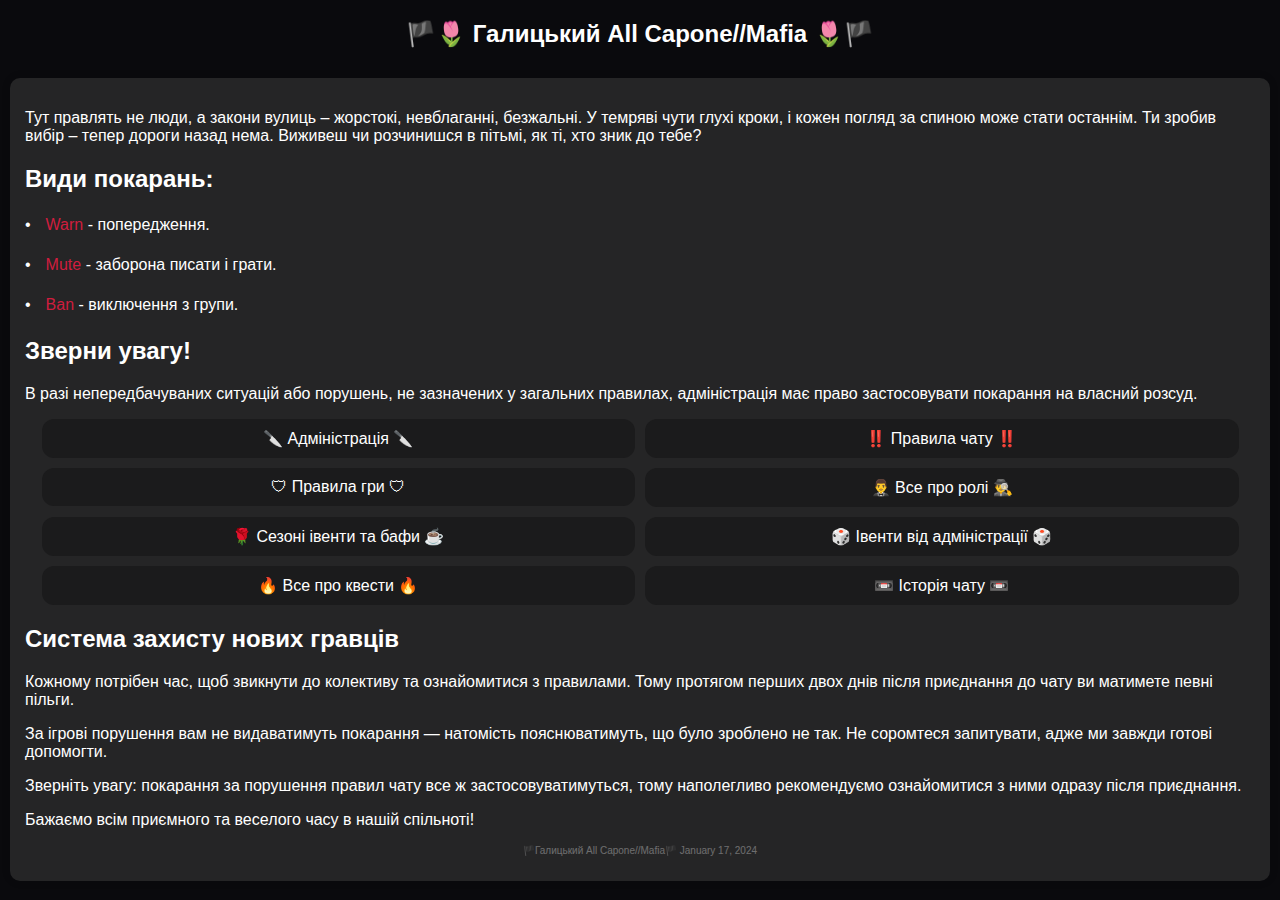
<file: index.html>
<!DOCTYPE html>
<html lang="uk">
<head>
    <meta charset="UTF-8">
    <meta name="viewport" content="width=device-width, initial-scale=1.0">
    <title>Галицький</title>
    <link rel="icon" href="icon.jpeg" type="image/x-icon">
    <script src="script.js"></script>
    <link rel="stylesheet" href="style.css">
</head>

<body>
    <header>
        🏴🌷 Галицький All Capone//Mafia 🌷🏴
    </header>

    <div class="container">

         <div class="rules">

            <p>Тут правлять не люди, а закони вулиць – жорстокі, невблаганні, безжальні. У темряві чути глухі кроки, і кожен погляд за спиною може стати останнім. Ти зробив вибір – тепер дороги назад нема. Виживеш чи розчинишся в пітьмі, як ті, хто зник до тебе?</p>
        
            <h2>Види покарань:</h2>

            <div class="custom-list">
                <p><span style="color: #d01d3e;">Warn</span> - попередження.</p>
                <p><span style="color: #d01d3e;">Mute</span> - заборона писати і грати.</p>
                <p><span style="color: #d01d3e;">Ban</span> - виключення з групи.</p>                
              </div>

            <h2>Зверни увагу!</h2>

            <p>В разі непередбачуваних ситуацій або порушень, не зазначених у загальних правилах, адміністрація має право застосовувати покарання на власний розсуд.</p>
         
            <div class="button-container">
                <a href="admin.html" class="button">🔪 Адміністрація 🔪</a>
                <a href="c-rules.html" class="button">‼️ Правила чату ‼️</a>
                <a href="g-rules.html" class="button">🛡 Правила гри 🛡</a>
                <a href="roles.html" class="button">🤵‍♂️ Все про ролі 🕵️‍♂️</a>
                <a href="B&M.html" class="button">🌹 Сезоні івенти та бафи ☕️</a>
                <a href="ivent.html" class="button">🎲 Івенти від адміністрації 🎲</a>
                <a href="quest.html" class="button">🔥 Все про квести 🔥</a>
                <a href="history.html" class="button">📼 Історія чату 📼</a>
            </div>
        

            <h2>Система захисту нових гравців</h2>

            <p>Кожному потрібен час, щоб звикнути до колективу та ознайомитися з правилами. Тому протягом перших двох днів після приєднання до чату ви матимете певні пільги.</p>
            <p>За ігрові порушення вам не видаватимуть покарання — натомість пояснюватимуть, що було зроблено не так. Не соромтеся запитувати, адже ми завжди готові допомогти.</p>
            <p>Зверніть увагу: покарання за порушення правил чату все ж застосовуватимуться, тому наполегливо рекомендуємо ознайомитися з ними одразу після приєднання.</p>
            <p>Бажаємо всім приємного та веселого часу в нашій спільноті!</p>

    
        </div>
            
        <p class="down">🏴Галицький All Capone//Mafia🏴 January 17, 2024</p>


    </div>
</body>
</file>
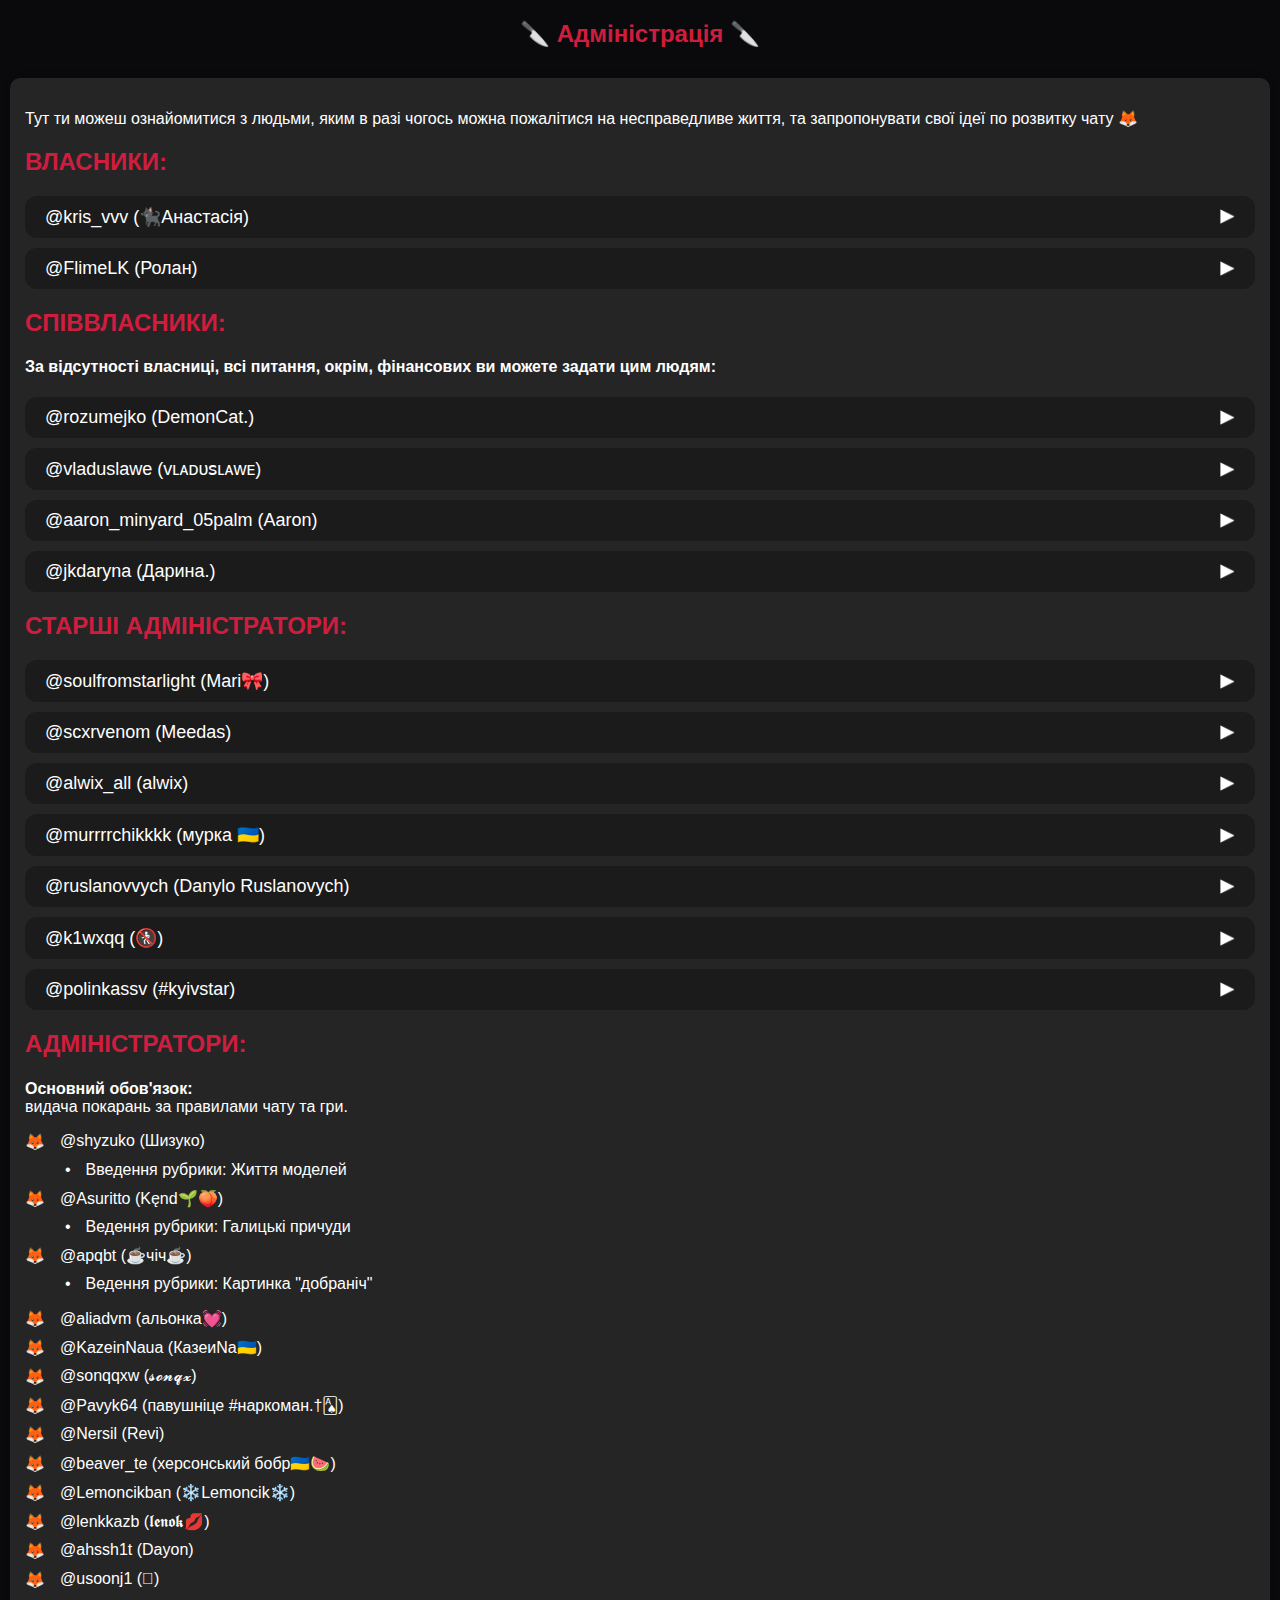
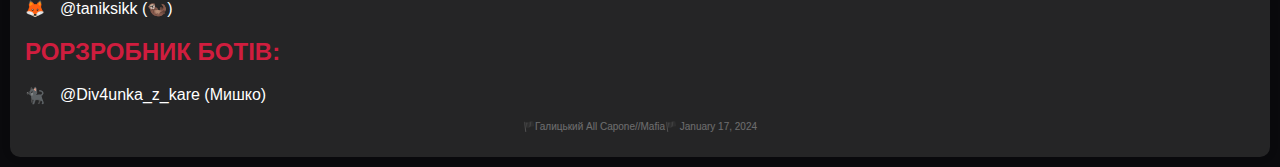
<file: admin.html>
<!DOCTYPE html>
<html lang="uk">
<head>
    <meta charset="UTF-8">
    <meta name="viewport" content="width=device-width, initial-scale=1.0">
    <title>Галицький</title>
    <link rel="icon" href="icon.jpeg" type="image/x-icon">
    <script src="script.js"></script>
    <link rel="stylesheet" href="style.css">
</head>

<body>

    <header style="color: #d01d3e;">🔪 Адміністрація 🔪</header>

    <div class="container">

        <div class="rules">
            
            <p>Тут ти можеш ознайомитися з людьми, яким в разі чогось можна пожалітися на несправедливе життя, та запропонувати свої ідеї по розвитку чату 🦊</p>

            <h2 style="color: #d01d3e;">ВЛАСНИКИ:</h2>

            <div class="toggle-block">
                <div class="toggle-header" onclick="toggleContent(this)">
                    @kris_vvv (🐈‍⬛Анастасія)
                    <img src="arrow.png" alt="arrow" class="arrow">
                </div>
                <div class="toggle-content">
                    <ul class="vl-list">
                        <li>Питання на рахунок реклами та розвитку чату.</li>
                        <li>Несправедливо видані покарання.</li>
                        <li>Поверненння з бану.</li>
                        <li>Пропозиції на рахунок ботів.</li>
                        <li>Фінансові питання.</li>
                        <li>Ведення рубрики: Передбачення.</li>
                        <li>Ведення рубрики: Тупі підкати.</li>
                    </ul>
                </div>
            </div>

            <div class="toggle-block">
                <div class="toggle-header" onclick="toggleContent(this)">
                    @FlimeLK (Ролан)
                    <img src="arrow.png" alt="arrow" class="arrow">
                </div>
                <div class="toggle-content">
                    <ul class="vl-list">
                        <li>Питання на рахунок реклами та розвитку чату.</li>
                        <li>Несправедливо видані покарання.</li>
                        <li>Поверненння з бану.</li>
                        <li>Пропозиції на рахунок ботів.</li>
                        <li>Фінансові питання.</li>
                        <li>Ведення рубрики: Ігри та про ігри.</li>
                    </ul>
                </div>
            </div>


            <h2 style="color: #d01d3e;">СПІВВЛАСНИКИ:</h2>

            <h4>За відсутності власниці, всі питання, окрім, фінансових ви можете задати цим людям:</h4>

            <div class="toggle-block">
                <div class="toggle-header" onclick="toggleContent(this)">
                    @rozumejko (DemonCat.)
                    <img src="arrow.png" alt="arrow" class="arrow">
                </div>
                <div class="toggle-content">
                    <h4>Додаткова зайнятість:</h4>
                    <ul class="sv-list">
                        <li>Набір в стажери.</li>
                        <li>Ведення рубрики: Тупі підкати.</li>
                    </ul>
                </div>
            </div>


            <div class="toggle-block">
                <div class="toggle-header" onclick="toggleContent(this)">
                    @vladuslawe (ᴠʟᴀᴅᴜꜱʟᴀᴡᴇ)
                    <img src="arrow.png" alt="arrow" class="arrow">
                </div>
                <div class="toggle-content">
                    <h4>Додаткова зайнятість:</h4>
                    <ul class="sv-list">
                        <li>Оформлення чату.</li>
                    </ul>
                </div>
            </div>

            <div class="toggle-block">
                <div class="toggle-header" onclick="toggleContent(this)">
                    @aaron_minyard_05palm (Aaron)
                    <img src="arrow.png" alt="arrow" class="arrow">
                </div>
                <div class="toggle-content">
                    <h4>Додаткова зайнятість:</h4>
                    <ul class="sv-list">
                        <li>Вишкіл адміністраторів.</li>
                    </ul>
                </div>
            </div>

            <div class="toggle-block">
                <div class="toggle-header" onclick="toggleContent(this)">
                    @jkdaryna (Дарина.)
                    <img src="arrow.png" alt="arrow" class="arrow">
                </div>
                <div class="toggle-content">
                    <h4>Додаткова зайнятість:</h4>
                    <ul class="sv-list">
                        <li>Організація івентів, реклама та піар.</li>
                        <li>Ведення рубрики: Побажання хорошого дня.</li> 
                        <li>Ведення рубрики: Фанфакт про колектив.</li>
                    </ul>
                </div>
            </div>

            <h2 style="color: #d01d3e;">СТАРШІ АДМІНІСТРАТОРИ:</h2>

            <div class="toggle-block">
                <div class="toggle-header" onclick="toggleContent(this)">
                    @soulfromstarlight (Mari🎀)
                    <img src="arrow.png" alt="arrow" class="arrow">
                </div>
                <div class="toggle-content">
                    <ul class="st-list">
                        <li>Видає покарання.</li>
                        <li>Ведення соцмереж і новинника чату.</li>
                        <li>Ведення рубрики: Книги та про книги.</li>
                        <li>Ведення рубрики: English minute.</li>
                    </ul>
                </div>
            </div>

            <div class="toggle-block">
                <div class="toggle-header" onclick="toggleContent(this)">
                    @scxrvenom (Meedas)
                    <img src="arrow.png" alt="arrow" class="arrow">
                </div>
                <div class="toggle-content">
                    <ul class="st-list">
                        <li>Оформлення текстів у чаті.</li>
                        <li>Реклама та коригування правил гри.</li>
                    </ul>
                </div>
            </div>

            <div class="toggle-block">
                <div class="toggle-header" onclick="toggleContent(this)">
                    @alwix_all (alwix)
                    <img src="arrow.png" alt="arrow" class="arrow">
                </div>
                <div class="toggle-content">
                    <ul class="st-list">
                        <li>Планує та проводить івенти.</li>
                        <li>Збирає ідеї та відгуки для покращення подій.</li>
                        <li>Ведення рубрики: Кнопка на удачу.</li> 
                    </ul>
                </div>
            </div>

            <div class="toggle-block">
                <div class="toggle-header" onclick="toggleContent(this)">
                    @murrrrchikkkk (мурка 🇺🇦)
                    <img src="arrow.png" alt="arrow" class="arrow">
                </div>
                <div class="toggle-content">
                    <ul class="st-list">
                        <li>Пропонує нові правила та завдання гри.</li>
                        <li>Спостерігає за змінами і коригує їх.</li>
                        <li>Ведення рубрики: Дописи журналістки.</li>
                    </ul>
                </div>
            </div>

            <div class="toggle-block">
                <div class="toggle-header" onclick="toggleContent(this)">
                    @ruslanovvych (Danylo Ruslanovych)
                    <img src="arrow.png" alt="arrow" class="arrow">
                </div>
                <div class="toggle-content">
                    <ul class="st-list">
                        <li>Внесення змін та коригування правил.</li>
                        <li>Ведення рубрики: Пара дня.</li>
                    </ul>
                </div>
            </div>

            <div class="toggle-block">
                <div class="toggle-header" onclick="toggleContent(this)">
                    @k1wxqq (🚷)
                    <img src="arrow.png" alt="arrow" class="arrow">
                </div>
                <div class="toggle-content">
                    <ul class="st-list">
                        <li>Написання івентів та квестів.</li>
                        <li>Ведення рубрики: 50 відтінків "іді нахуй".</li>
                    </ul>
                </div>
            </div>

            <div class="toggle-block">
                <div class="toggle-header" onclick="toggleContent(this)">
                    @polinkassv (#kyivstar)
                    <img src="arrow.png" alt="arrow" class="arrow">
                </div>
                <div class="toggle-content">
                    <ul class="st-list">
                        <li>Контролює процес ведення тгк чату.</li>
                    </ul>
                </div>
            </div>

            <h2 style="color: #d01d3e;">АДМІНІСТРАТОРИ:</h2>

            <h4 style="margin-bottom: 0;">Основний обов'язок:</h4>
            <p style="margin-top: 0;">видача покарань за правилами чату та гри.</p>

            <ul class="ad-list">
                <li>@shyzuko (Шизуко)</li>
                <ul>Введення рубрики: Життя моделей</ul>
                <li>@Asuritto (Kęnd🌱🍑)</li>
                <ul>Ведення рубрики: Галицькі причуди</ul>
                <li>@apqbt (☕️чіч☕️)</li>
                <ul>Ведення рубрики: Картинка "добраніч"</ul>
            </ul>
            <span class="tooltip"></span>
            <ul class="ad-list">
                <li>@aliadvm (альонка💓)</li>
                <li>@KazeinNaua (КазеиNa🇺🇦)</li>
                <li>@sonqqxw (𝓼𝓸𝓷𝓺𝔁)</li>
                <li>@Pavyk64 (павушніце #наркоман.†🂡)</li>
                <li>@Nersil (Revi)</li>
                <li>@beaver_te (херсонський бобр🇺🇦🍉)</li>
                <li>@Lemoncikban (❄️Lemoncik❄️)</li>
                <li>@lenkkazb (𝖑𝖊𝖓𝖔𝖐💋)</li>
                <li>@ahssh1t (Dayon)</li>
                <li>@usoonj1 (𓁹)</li>
                <li>@taniksikk (🦦)</li>

            </ul>


            <h2 style="color: #d01d3e;">РОРЗРОБНИК БОТІВ:</h2>

            <ul class="in-list">
                <li>@Div4unka_z_kare (Мишко)</li>

        </div> 
        
        <p class="down">🏴Галицький All Capone//Mafia🏴 January 17, 2024</p>
        
    </div>
</body>
</html>
</file>
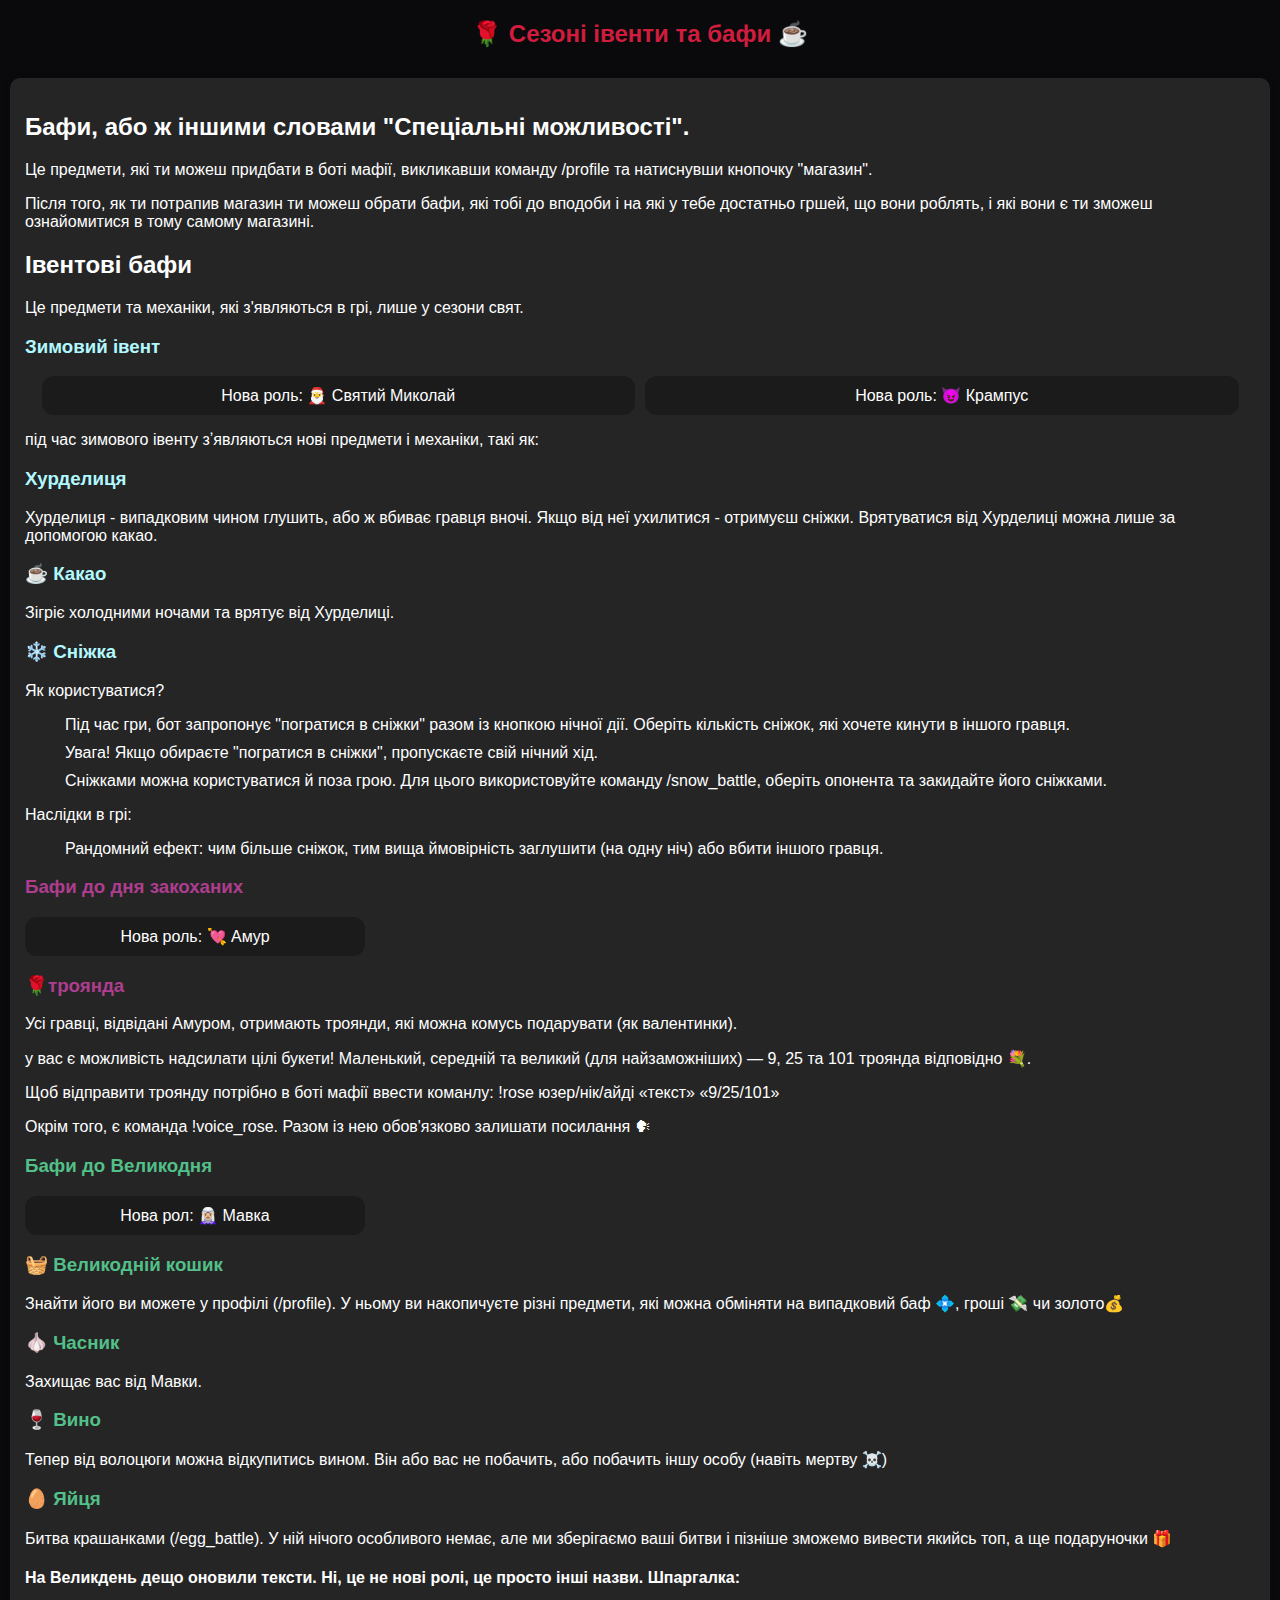
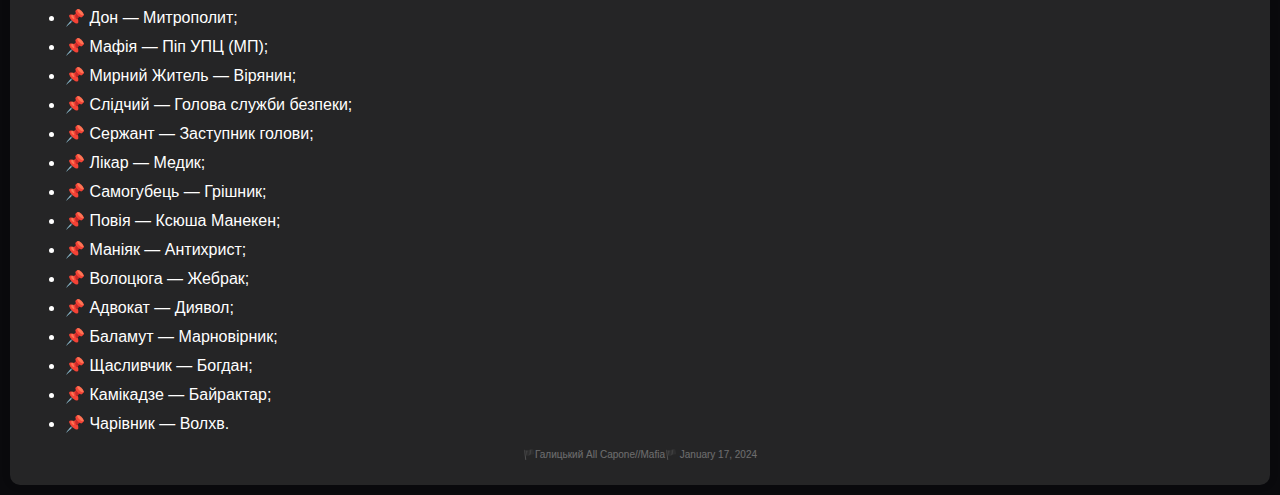
<file: B&M.html>
<!DOCTYPE html>
<html lang="uk">
<head>
    <meta charset="UTF-8">
    <meta name="viewport" content="width=device-width, initial-scale=1.0">
    <title>Галицький</title>
    <link rel="icon" href="icon.jpeg" type="image/x-icon">
    <script src="script.js"></script>
    <link rel="stylesheet" href="style.css">
<head>

    <body>

        <header style="color: #d01d3e;">🌹 Сезоні івенти та бафи ☕️</header>
        
        <div class="container">
    
            <div class="rules">

                <h2>Бафи, або ж іншими словами "Cпеціальні можливості".</h2>
                
                <p>Це предмети, які ти можеш придбати в боті мафії, викликавши команду /profile та натиснувши кнопочку "магазин".</p>
                <p>Після того, як ти потрапив магазин ти можеш обрати бафи, які тобі до вподоби і на які у тебе достатньо гршей, що вони роблять, і які вони є ти зможеш ознайомитися в тому самому магазині.</p>

                <h2>Івентові бафи</h2>

                <p>Це предмети та механіки, які з'являються в грі, лише у сезони свят.</p>

                <h3 style="color: #b2f9ff;">Зимовий івент</h3>

                <div class="button-container">
                    <a href="roles.html#mikola" class="button">Нова роль: 🎅 Святий Миколай</a>
                    <a href="roles.html#krampus" class="button">Нова роль: 😈 Крампус</a>
                </div>

                <p>під час зимового івенту зʼявляються нові предмети і механіки, такі як:</p>

                <h3 style="color: #b2f9ff;">Хурделиця</h3>
                <p>Хурделиця - випадковим чином глушить, або ж вбиває гравця вночі. Якщо від неї ухилитися - отримуєш сніжки. Врятуватися від Хурделиці можна лише за допомогою какао.</p>

                <h3 style="color: #b2f9ff;">☕️ Какао</h3>
                <p>Зігріє холодними ночами та врятує від Хурделиці.</p>

                <h3 style="color: #b2f9ff;">❄️ Сніжка</h3>
                <p>Як користуватися?</p>
                <ul class ="bm-list">
                    <li>Під час гри, бот запропонує "погратися в сніжки" разом із кнопкою нічної дії. Оберіть кількість сніжок, які хочете кинути в іншого гравця.</li>
                    <li>Увага! Якщо обираєте "погратися в сніжки", пропускаєте свій нічний хід.</li>
                    <li>Сніжками можна користуватися й поза грою. Для цього використовуйте команду /snow_battle, оберіть опонента та закидайте його сніжками.</li>
                </ul>

                <p>Наслідки в грі:</p>
                <ul class ="bm-list">
                    <li>Рандомний ефект: чим більше сніжок, тим вища ймовірність заглушити (на одну ніч) або вбити іншого гравця.</li>                                
                </ul>



                <h3 style="color: #ae3d8e;">Бафи до дня закоханих</h3>

                <a href="roles.html#amur" class="button">Нова роль: 💘 Амур</a>

                <h3 style="color: #ae3d8e;">🌹троянда</h3>
                <p>Усі гравці, відвідані Амуром, отримають троянди, які можна комусь подарувати (як валентинки).</p>
                <p>у вас є можливість надсилати цілі букети! Маленький, середній та великий (для найзаможніших) — 9, 25 та 101 троянда відповідно 💐.</p>
                <p>Щоб відправити троянду потрібно в боті мафії ввести команлу: !rose юзер/нік/айді «текст» «9/25/101»</p>
                <p>Окрім того, є команда !voice_rose. Разом із нею обов'язково залишати посилання 🗣</p>



                <h3 style="color: #52c088;">Бафи до Великодня</h3>

                <a href="roles.html#mavka" class="button">Нова рол: 🧝🏼‍♀️ Мавка</a>

                <h3 style="color: #52c088;">🧺 Великодній кошик</h3>
                <p>Знайти його ви можете у профілі (/profile). У ньому ви накопичуєте різні предмети, які можна обміняти на випадковий баф 💠, гроші 💸 чи золото💰</p>

                <h3 style="color: #52c088;">🧄 Часник</h3>
                <p>Захищає вас від Мавки.</p>

                <h3 style="color: #52c088;">🍷 Вино</h3>
                <p>Тепер від волоцюги можна відкупитись вином. Він або вас не побачить, або побачить іншу особу (навіть мертву ☠️)</p>

                <h3 style="color: #52c088;">🥚 Яйця</h3>
                <p>Битва крашанками (/egg_battle). У ній нічого особливого немає, але ми зберігаємо ваші битви і пізніше зможемо вивести якийсь топ, а ще подаруночки 🎁</p>


                <h4>На Великдень дещо оновили тексти. Ні, це не нові ролі, це просто інші назви. Шпаргалка:</h4>
                <ul>
                    <li>📌 Дон — Митрополит;</li>
                    <li>📌 Мафія — Піп УПЦ (МП);</li>
                    <li>📌 Мирний Житель — Вірянин;</li>
                    <li>📌 Слідчий — Голова служби безпеки;</li>
                    <li>📌 Сержант — Заступник голови;</li>
                    <li>📌 Лікар — Медик;</li>
                    <li>📌 Самогубець — Грішник;</li>
                    <li>📌 Повія — Ксюша Манекен;</li>
                    <li>📌 Маніяк — Антихрист;</li>
                    <li>📌 Волоцюга — Жебрак;</li>
                    <li>📌 Адвокат — Диявол;</li>
                    <li>📌 Баламут — Марновірник;</li>
                    <li>📌 Щасливчик — Богдан;</li>
                    <li>📌 Камікадзе — Байрактар;</li>
                    <li>📌 Чарівник — Волхв.</li>
                     </li>       
                </ul>
            
            </div>

            <p class="down">🏴Галицький All Capone//Mafia🏴 January 17, 2024</p>
        </div>
    </body>
</file>
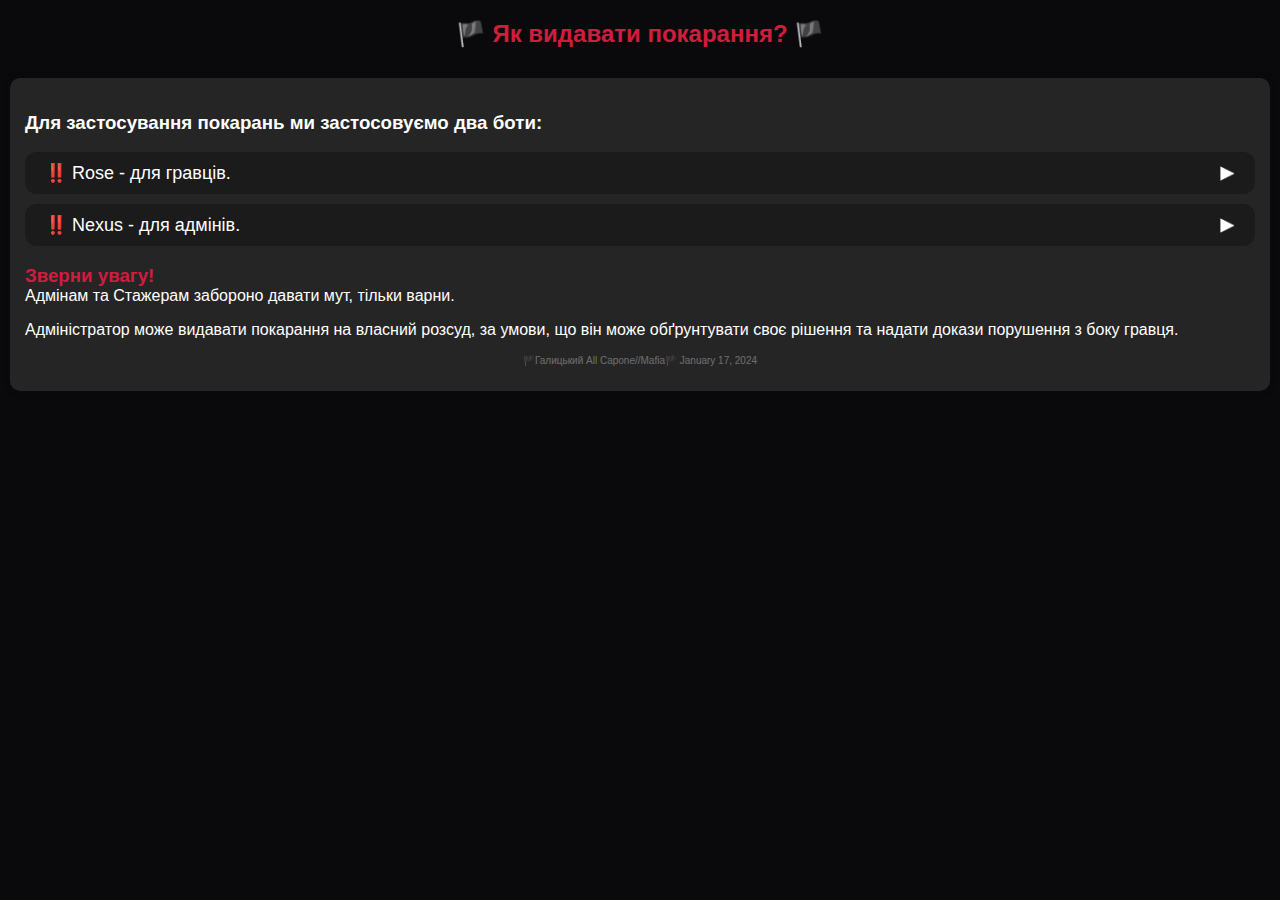
<file: ban.html>
<!DOCTYPE html>
<html lang="uk">
<head>
    <meta charset="UTF-8">
    <meta name="viewport" content="width=device-width, initial-scale=1.0">
    <title>Галицький</title>
    <link rel="icon" href="icon.jpeg" type="image/x-icon">
    <script src="script.js"></script>
    <link rel="stylesheet" href="style.css">
<head>

<body>

    <header style="color: #d01d3e;">🏴 Як видавати покарання? 🏴</header>
    
    <div class="container">

        <div class="rules">

        <h3>Для застосування покарань ми застосовуємо два боти:</h3>

        <div class="toggle-block">
            <div class="toggle-header" onclick="toggleContent(this)">
                ‼️ Rose - для гравців.
                <img src="arrow.png" alt="arrow" class="arrow">
            </div>
            <div class="toggle-content">
                
             <h3 style="color: #d01d3e;">Видача покарань, приклад:</h3>

             <h4 style="color: #d01d3e;">У відповідь на повідомлення порушника:</h4>
             <ul class="dark-list">!warn afk</ul>
             <ul class="dark-list">!mute 45m afk</ul>
             <ul class="dark-list">!ban afk</ul>
             <ul class="dark-list">!tban 10h afk</ul>

             <h4 style="color: #d01d3e;">За імʼям користувача:</h4>

             <ul class="dark-list">!warn @murrrrchikkkk подорожує без Данила.</ul>
             <ul class="dark-list">!mute @alwix_all 45m стріляє в рабів.</ul>
             <ul class="dark-list">!ban @ruslanovvych бо заїбав.</ul>
             <ul class="dark-list">!tban @ahssh1t 10h альтушка.</ul>

            </div>
        </div>

        <div class="toggle-block">
            <div class="toggle-header" onclick="toggleContent(this)">
                ‼️ Nexus - для адмінів.
                <img src="arrow.png" alt="arrow" class="arrow">
            </div>
            <div class="toggle-content">
                
                <h3 style="color: #d01d3e;">Видача покарань, приклад:</h3>

                <h4 style="color: #d01d3e;">У відповідь на повідомлення порушника:</h4>
                <ul class="dark-list">!варн afk</ul>

                <h4 style="color: #d01d3e;">За імʼям користувача:</h4>
   
                <ul class="dark-list">!варн @ruslanovvych afk</ul>

                <p>Зрозуміло, що у Nexus-a є інші команди, але тобі вони не потрібні.</p>

            </div>
        </div>

        <h3 style="color: #d01d3e; margin-bottom: 0;">Зверни увагу!</h3>
        <p style="margin-top: 0;">Адмінам та Стажерам забороно давати мут, тільки варни.</p>
        <p>Адміністратор може видавати покарання на власний розсуд, за умови, що він може обґрунтувати своє рішення та надати докази порушення з боку гравця.</p>


    </div>

        <p class="down">🏴Галицький All Capone//Mafia🏴 January 17, 2024</p>
</body>
</file>
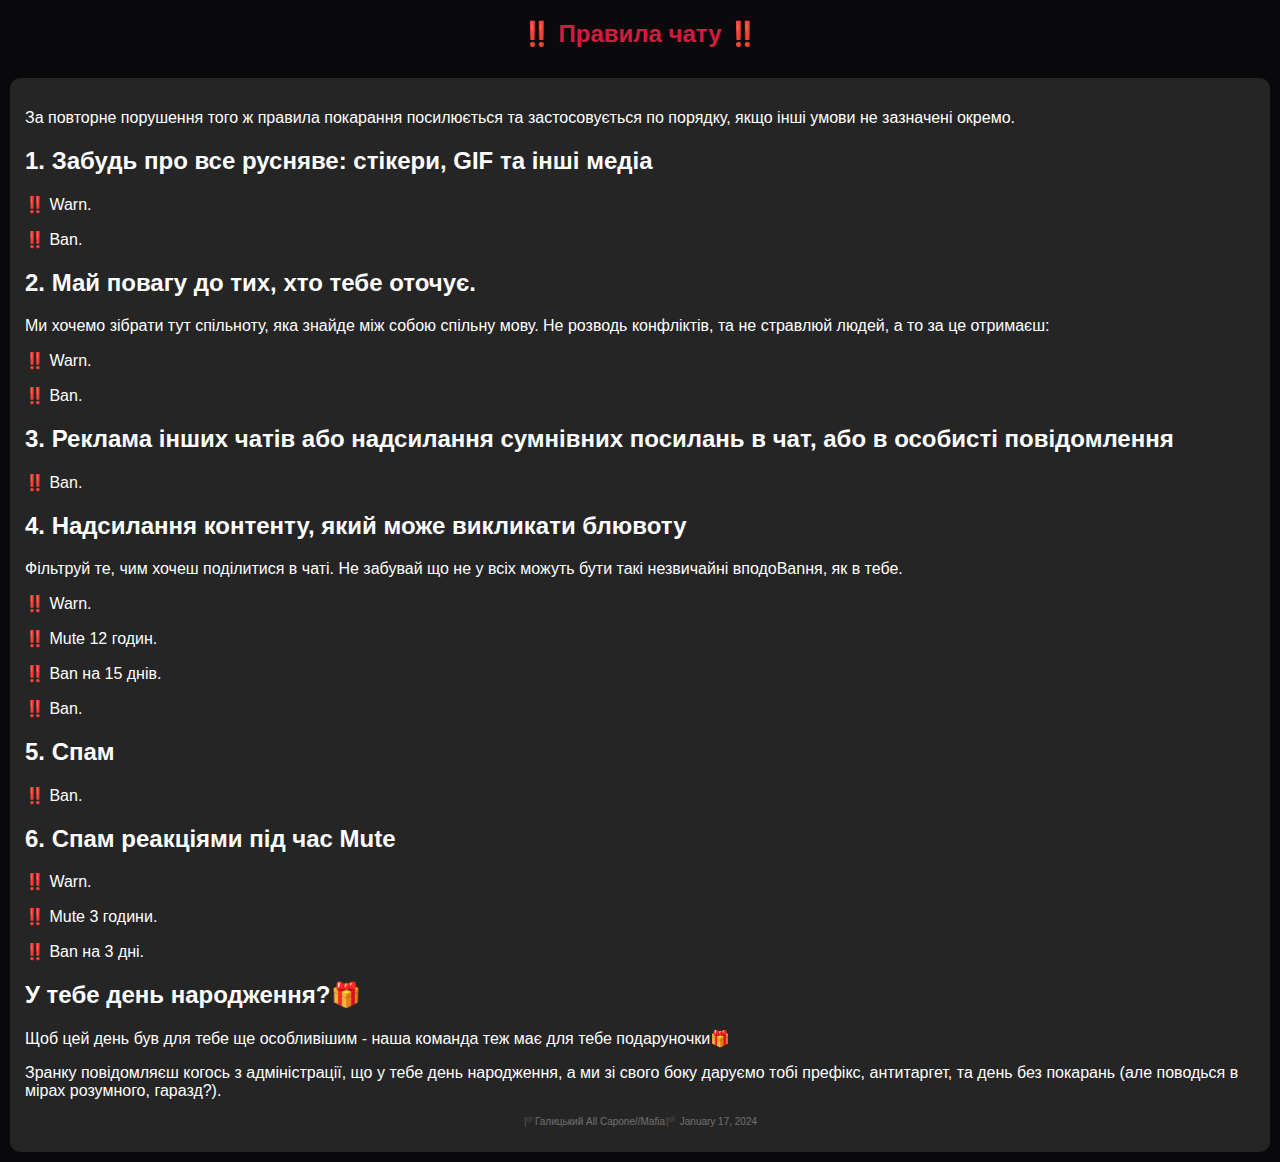
<file: C-rules.html>
<!DOCTYPE html>
<html lang="uk">
<head>
    <meta charset="UTF-8">
    <meta name="viewport" content="width=device-width, initial-scale=1.0">
    <title>Галицький</title>
    <link rel="icon" href="icon.jpeg" type="image/x-icon">
    <script src="script.js"></script>
    <link rel="stylesheet" href="style.css">
<head>

<body>

    <header style="color: #d01d3e;">‼️ Правила чату ‼️</header>
    
    <div class="container">

        <div class="rules">

        
            <p>За повторне порушення того ж правила покарання посилюється та застосовується по порядку, якщо інші умови не зазначені окремо.</p>

            <h2>1. Забудь про все русняве: стікери, GIF та інші медіа</h2>
            <p>‼️ Warn.</p>
            <p>‼️ Ban.</p>



            <h2>2. Май повагу до тих, хто тебе оточує.</h2>
            <p>Ми хочемо зібрати тут спільноту, яка знайде між собою спільну мову. Не розводь конфліктів, та не стравлюй людей, а то за це отримаєш:</p>
            <p>‼️ Warn.</p>
            <p>‼️ Ban.</p>



            <h2>3. Реклама інших чатів або надсилання сумнівних посилань в чат, або в особисті повідомлення</h2>
            <p>‼️ Ban.</p>



            <h2>4. Надсилання контенту, який може викликати блювоту</h2>
            <p>Фільтруй те, чим хочеш поділитися в чаті. Не забувай що не у всіх можуть бути такі незвичайні вподоBanня, як в тебе.</p>

            <p>‼️ Warn.</p>
            <p>‼️ Mute 12 годин.</p>
            <p>‼️ Ban на 15 днів.</p>
            <p>‼️ Ban.</p>

            <h2>5. Спам</h2>
            <p>‼️ Ban.</p>



            <h2>6. Спам реакціями під час Mute</h2>
            <p>‼️ Warn.</p>
            <p>‼️ Mute 3 години.</p>
            <p>‼️ Ban на 3 дні.</p>

            <h2>У тебе день народження?🎁</h2>

            <p>Щоб цей день був для тебе ще особливішим - наша команда теж має для тебе подаруночки🎁</p>
            <p>Зранку повідомляєш когось з адміністрації, що у тебе день народження, а ми зі свого боку даруємо тобі префікс, антитаргет, та день без покарань (але поводься в мірах розумного, гаразд?).</p>
    
            

        </div>

        <p class="down">🏴Галицький All Capone//Mafia🏴 January 17, 2024</p>

    </div>
</body>
</file>
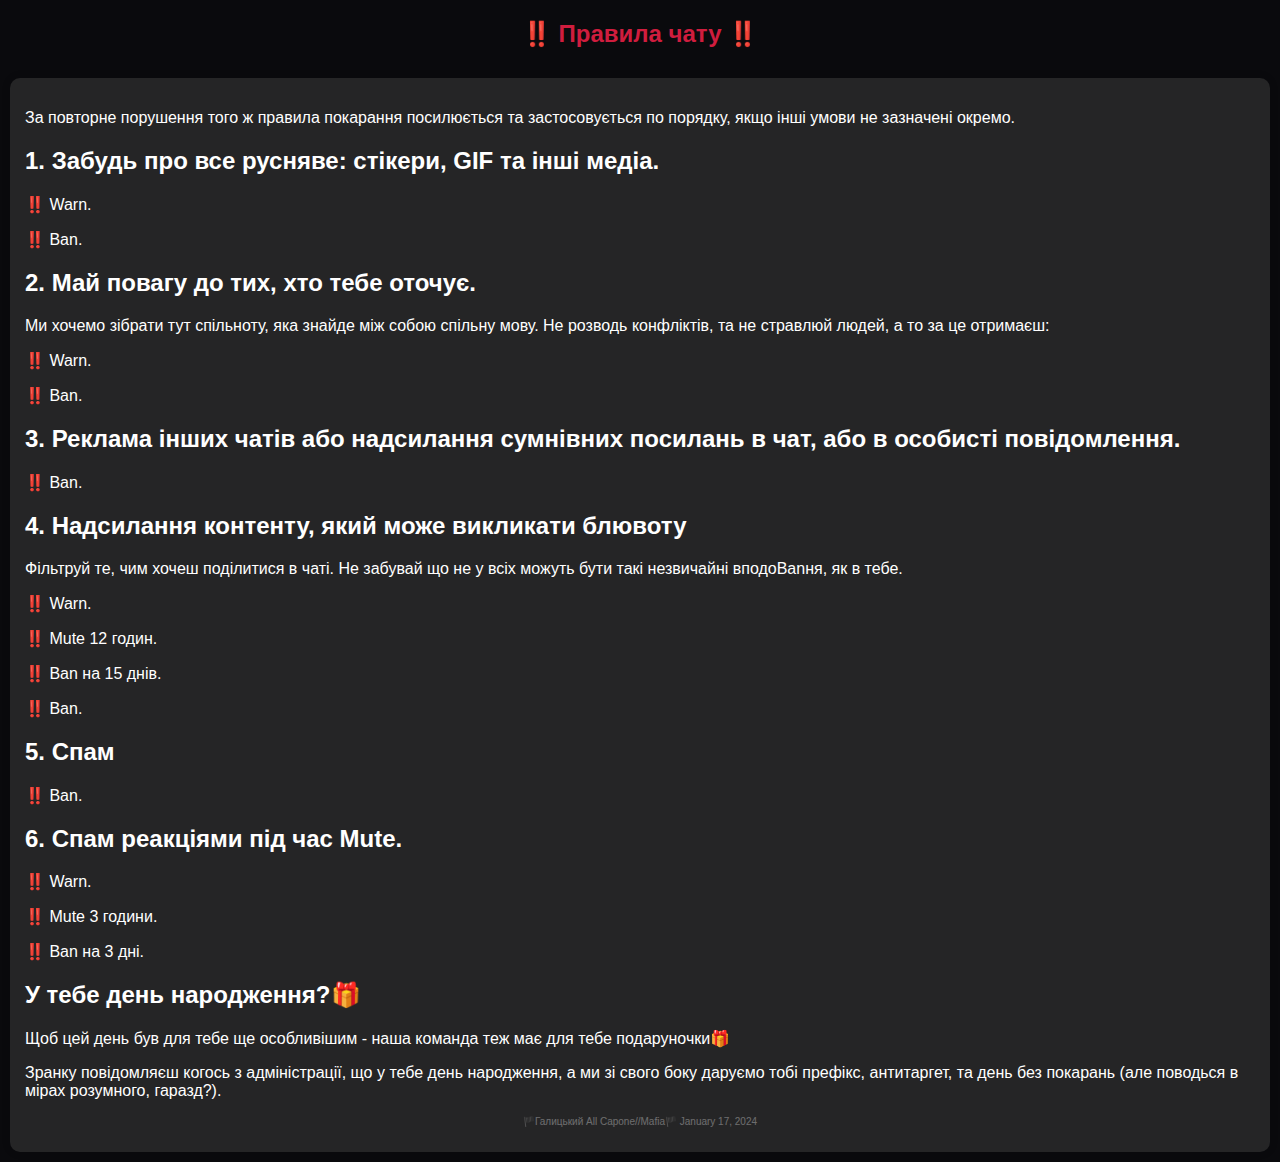
<file: c-rules.html>
<!DOCTYPE html>
<html lang="uk">
<head>
    <meta charset="UTF-8">
    <meta name="viewport" content="width=device-width, initial-scale=1.0">
    <title>Галицький</title>
    <link rel="icon" href="icon.jpeg" type="image/x-icon">
    <script src="script.js"></script>
    <link rel="stylesheet" href="style.css">
<head>

<body>

    <header style="color: #d01d3e;">‼️ Правила чату ‼️</header>
    
    <div class="container">

        <div class="rules">

        
            <p>За повторне порушення того ж правила покарання посилюється та застосовується по порядку, якщо інші умови не зазначені окремо.</p>

            <h2>1. Забудь про все русняве: стікери, GIF та інші медіа.</h2>
            <p>‼️ Warn.</p>
            <p>‼️ Ban.</p>



            <h2>2. Май повагу до тих, хто тебе оточує.</h2>
            <p>Ми хочемо зібрати тут спільноту, яка знайде між собою спільну мову. Не розводь конфліктів, та не стравлюй людей, а то за це отримаєш:</p>
            <p>‼️ Warn.</p>
            <p>‼️ Ban.</p>



            <h2>3. Реклама інших чатів або надсилання сумнівних посилань в чат, або в особисті повідомлення.</h2>
            <p>‼️ Ban.</p>



            <h2>4. Надсилання контенту, який може викликати блювоту</h2>
            <p>Фільтруй те, чим хочеш поділитися в чаті. Не забувай що не у всіх можуть бути такі незвичайні вподоBanня, як в тебе.</p>

            <p>‼️ Warn.</p>
            <p>‼️ Mute 12 годин.</p>
            <p>‼️ Ban на 15 днів.</p>
            <p>‼️ Ban.</p>

            <h2>5. Спам</h2>
            <p>‼️ Ban.</p>



            <h2>6. Спам реакціями під час Mute.</h2>
            <p>‼️ Warn.</p>
            <p>‼️ Mute 3 години.</p>
            <p>‼️ Ban на 3 дні.</p>

            <h2>У тебе день народження?🎁</h2>

            <p>Щоб цей день був для тебе ще особливішим - наша команда теж має для тебе подаруночки🎁</p>
            <p>Зранку повідомляєш когось з адміністрації, що у тебе день народження, а ми зі свого боку даруємо тобі префікс, антитаргет, та день без покарань (але поводься в мірах розумного, гаразд?).</p>
    
            

        </div>

        <p class="down">🏴Галицький All Capone//Mafia🏴 January 17, 2024</p>

    </div>
</body>
</file>
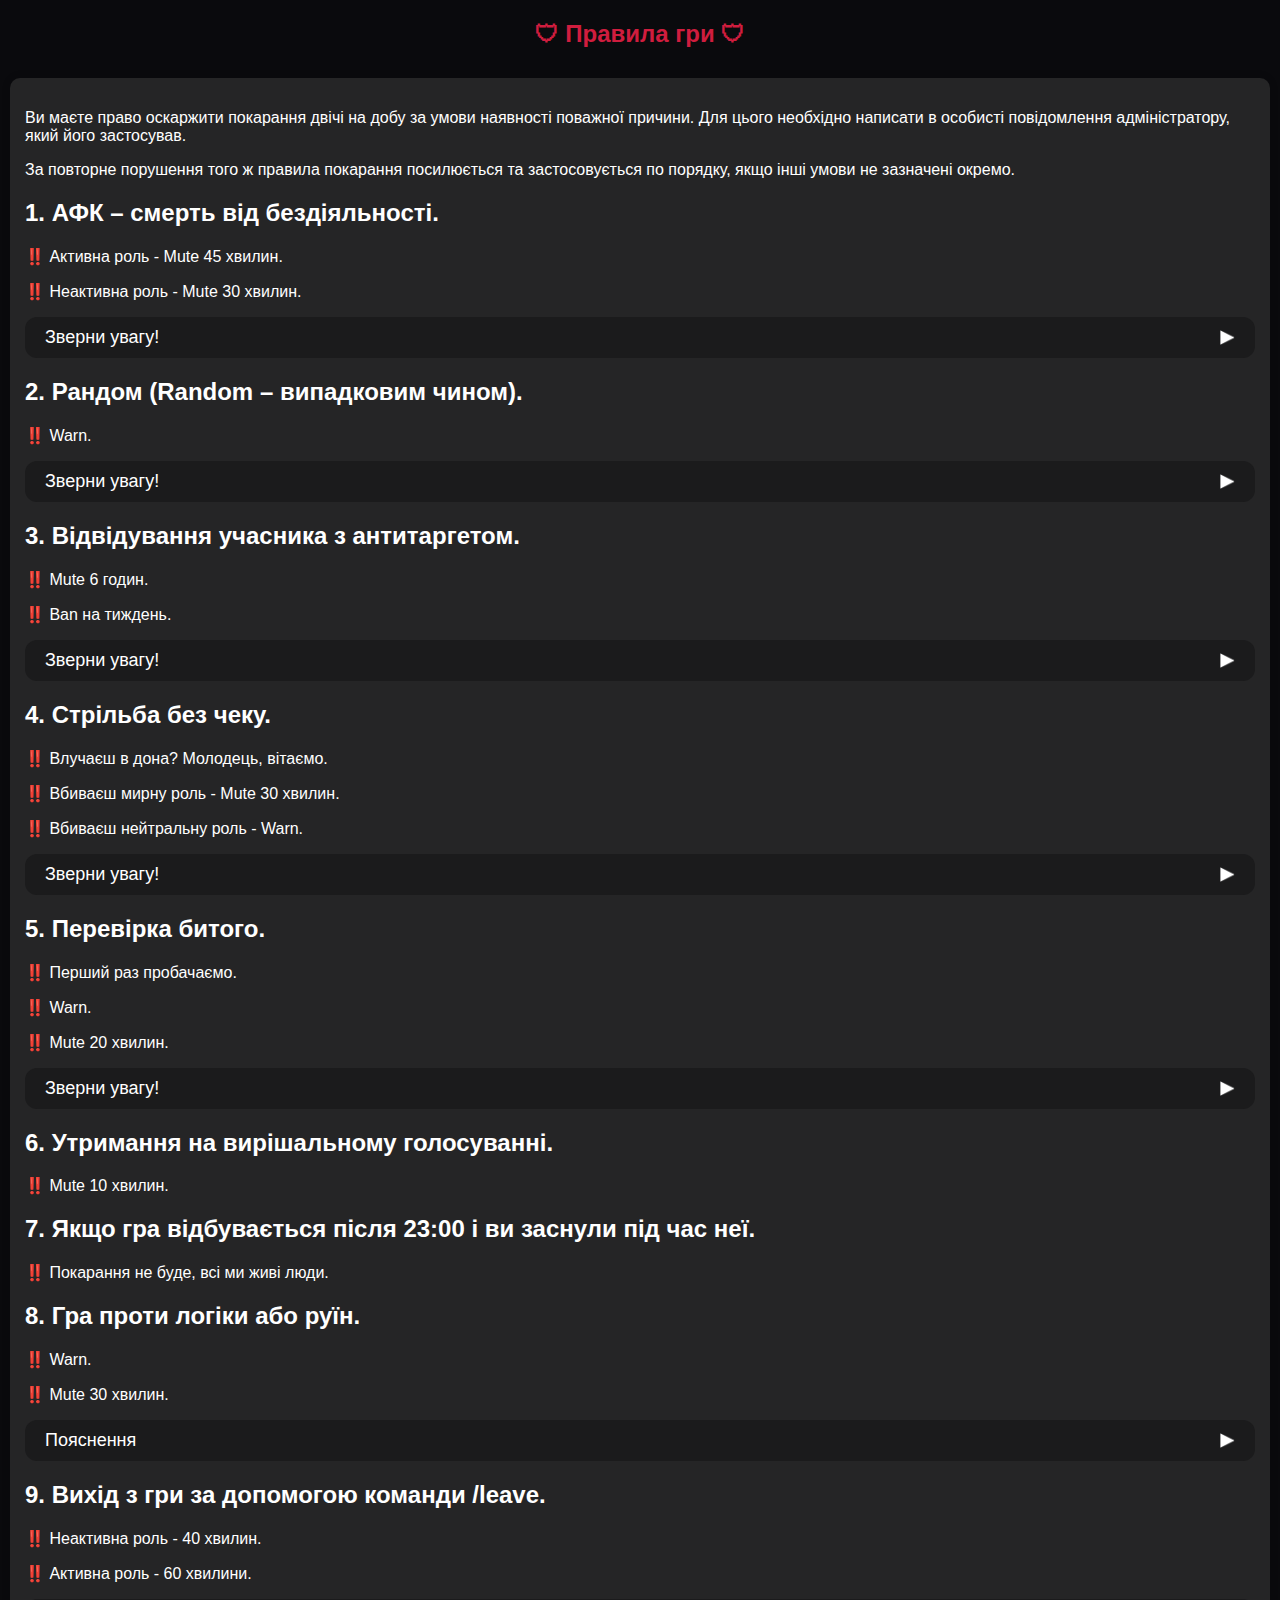
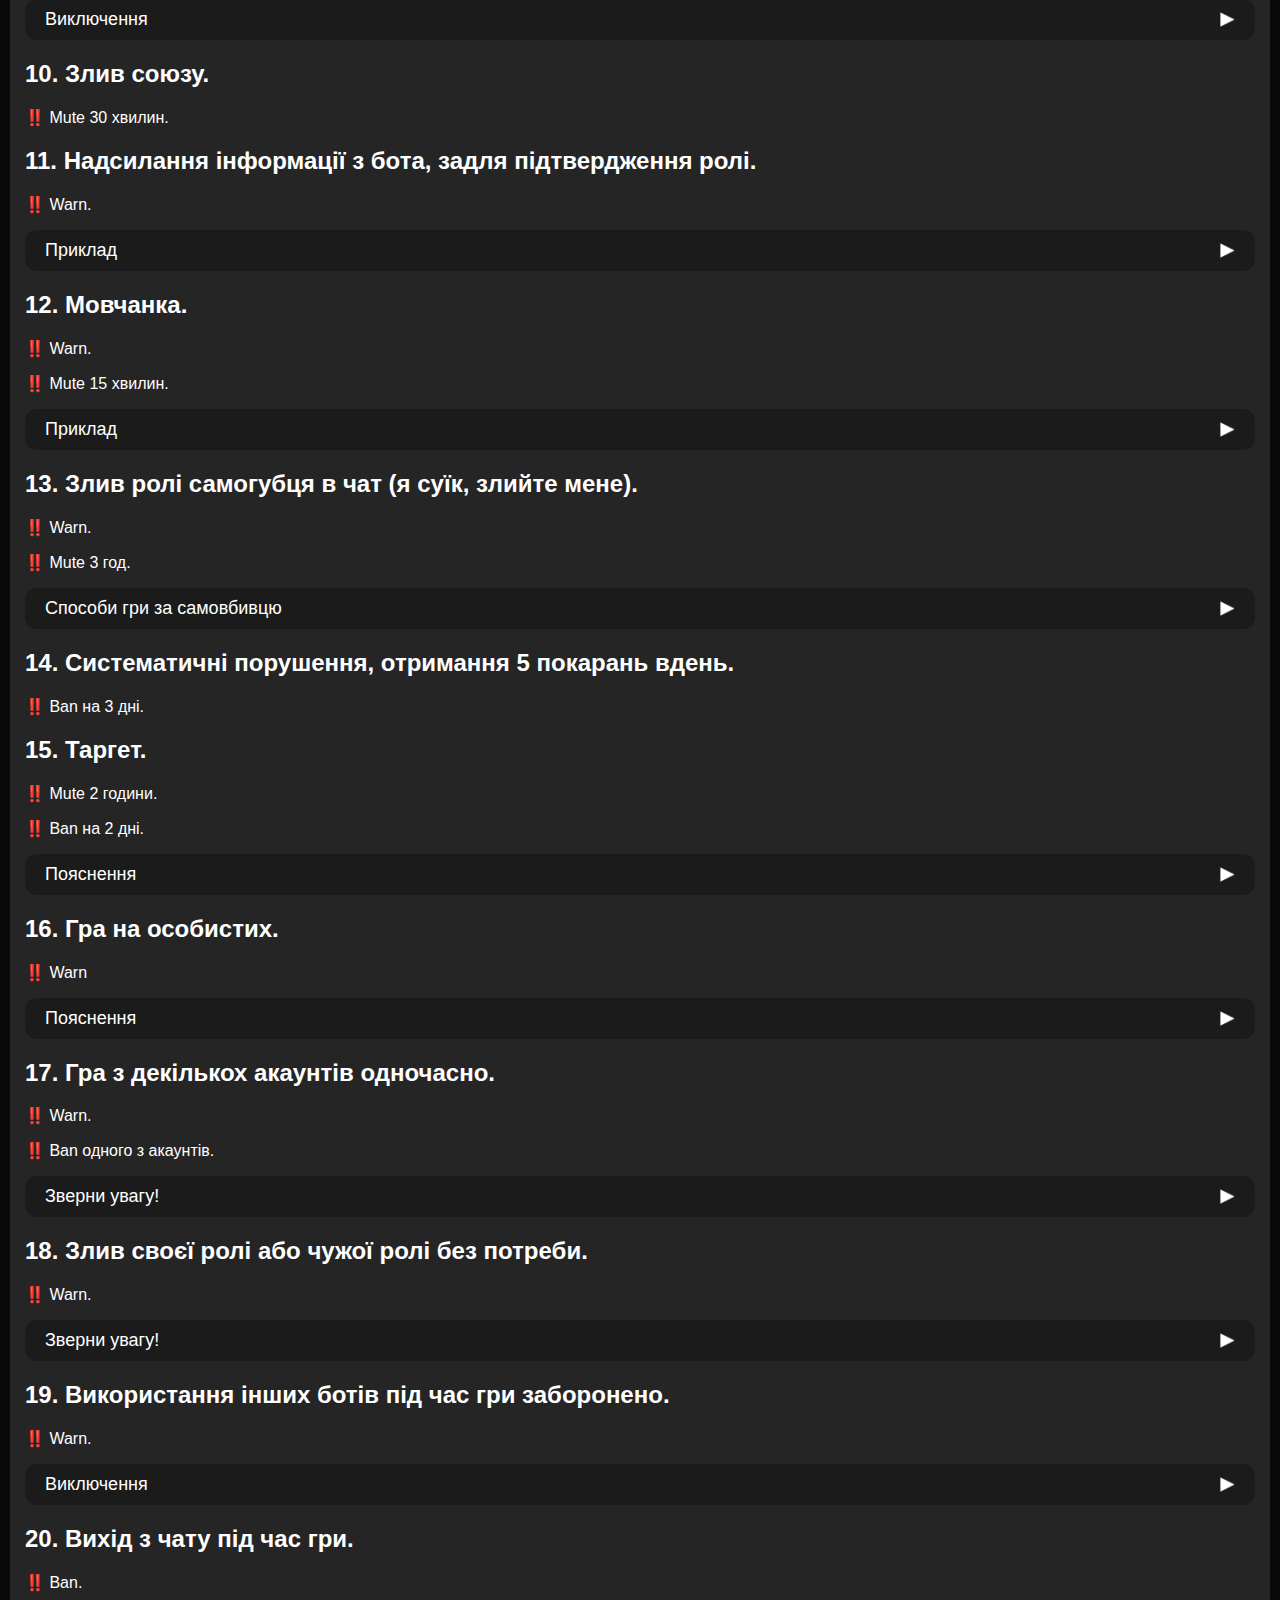
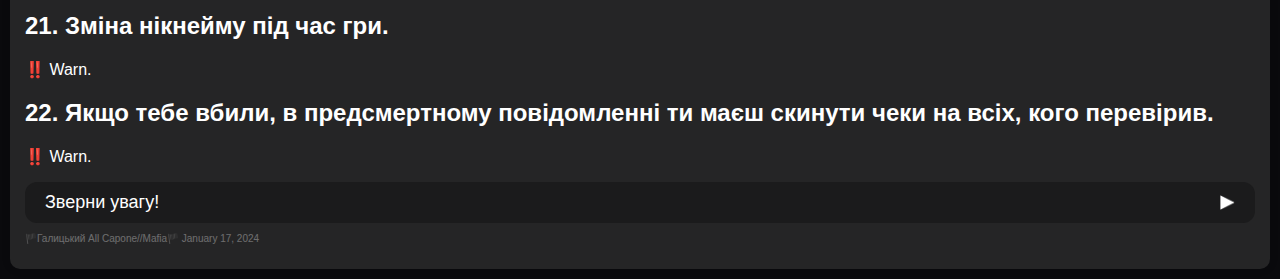
<file: g-rules.html>
<!DOCTYPE html>
<html lang="uk">
<head>
    <meta charset="UTF-8">
    <meta name="viewport" content="width=device-width, initial-scale=1.0">
    <title>Галицький</title>
    <link rel="icon" href="icon.jpeg" type="image/x-icon">
    <script src="script.js"></script>
    <link rel="stylesheet" href="style.css">
<head>

<body>

    <header style="color: #d01d3e;">🛡 Правила гри 🛡</header>

    <div class="container">

        <div class="rules">

            <p>Ви маєте право оскаржити покарання двічі на добу за умови наявності поважної причини. Для цього необхідно написати в особисті повідомлення адміністратору, який його застосував.</p>
            <p>За повторне порушення того ж правила покарання посилюється та застосовується по порядку, якщо інші умови не зазначені окремо.</p>

            <h2>1. АФК – смерть від бездіяльності.</h2>
            <p>‼️ Активна роль - Mute 45 хвилин.</p>
            <p>‼️ Неактивна роль - Mute 30 хвилин.</p>

            <div class="toggle-block">
                <div class="toggle-header" onclick="toggleContent(this)">
                    Зверни увагу!
                    <img src="arrow.png" alt="arrow" class="arrow">
                </div>
                <div class="toggle-content">
                    Ти помреш від бездіяльності, якщо протягом двох ігрових діб пропускатимеш денні голосування або не здійснюватимеш хід уночі.
                </div>
            </div>



            <h2>2. Рандом (Random – випадковим чином).</h2>
            <p>‼️ Warn.</p>

            <div class="toggle-block">
                <div class="toggle-header" onclick="toggleContent(this)">
                    Зверни увагу!
                    <img src="arrow.png" alt="arrow" class="arrow">
                </div>
                <div class="toggle-content">
                    <p>Покарання застосовується за умови, що мирну роль усе ж таки повісили;</p>
                    <p>За рандом не вважається, якщо Дон або Мафія надали в групу фальшиві чеки;</p>
                    <p>Дон має право руїнити гру;</p>
                    <p>Якщо рахунок 3:2, то рандом дозволяється. (3 червоні ролі і 2 чорні);</p>
                    <p>Якщо самовбивця є у грі і він вплинув на голосування, то покарання не буде застосовано.</p>
                </div>
            </div>



            <h2>3. Відвідування учасника з антитаргетом.</h2>
            <p>‼️ Mute 6 годин.</p>
            <p>‼️ Ban на тиждень.</p>

            <div class="toggle-block">
                <div class="toggle-header" onclick="toggleContent(this)">
                    Зверни увагу!
                    <img src="arrow.png" alt="arrow" class="arrow">
                </div>
                <div class="toggle-content">
                    <p>Антитаргет - це червоне коло в ніку гравця «🔴»;</p>
                    <p>Приклад: @Alcapone🔴;</p>
                    <p>Працює від 8-ми гравців;</p>
                </div>
            </div>



            <h2>4. Стрільба без чеку.</h2>
            <p>‼️ Влучаєш в дона? Молодець, вітаємо.</p>
            <p>‼️ Вбиваєш мирну роль - Mute 30 хвилин.</p>
            <p>‼️ Вбиваєш нейтральну роль - Warn.</p>

            <div class="toggle-block">
                <div class="toggle-header" onclick="toggleContent(this)">
                    Зверни увагу!
                    <img src="arrow.png" alt="arrow" class="arrow">
                </div>
                <div class="toggle-content">
                    <p>Стрільба без чеку дозволяється у ніч за умови, що рахунок 3:2.</p>
                    <p>Якщо ти стріляєш без чеку і влучаєш у маніяка або джека-різника, то покарання не буде застосовано. Відповідно, якщо попав в будь-яку чорну роль - теж.</p>
                </div>
            </div>



            <h2>5. Перевірка битого.</h2>
            <p>‼️ Перший раз пробачаємо.</p>
            <p>‼️ Warn.</p>
            <p>‼️ Mute 20 хвилин.</p>

            <div class="toggle-block">
                <div class="toggle-header" onclick="toggleContent(this)">
                    Зверни увагу!
                    <img src="arrow.png" alt="arrow" class="arrow">
                </div>
                <div class="toggle-content">
                    <p>Битий - це людина, яка надала чек, що її намагались вбити. Будь уважним, чорні ролі можуть надавати підробні чеки.</p>
                    <p>Вигляд чеку:</p>
                    <p>- Тебе хотіли вбити, але ти народився в сорочці!</p>
                    <p>- Добре, що ти ніколи не забуваєш про захист 🛡</p>
                    <p>- Пощастило, що поруч був Лікар і надав необхідну допомогу💉</p>
                </div>
            </div>



            <h2>6. Утримання на вирішальному голосуванні.</h2>
            <p>‼️ Mute 10 хвилин.</p>



            <h2>7. Якщо гра відбувається після 23:00 і ви заснули під час неї.</h2>
            <p>‼️ Покарання не буде, всі ми живі люди.</p>



            <h2>8. Гра проти логіки або руїн.</h2>
            <p>‼️ Warn.</p>
            <p>‼️ Mute 30 хвилин.</p>

            <div class="toggle-block">
                <div class="toggle-header" onclick="toggleContent(this)">
                    Пояснення
                    <img src="arrow.png" alt="arrow" class="arrow">
                </div>
                <div class="toggle-content">
                    <p>повія у відкритого слідчого або лікар у відкритого дона.</p>
                    <p>Слідчий надав чеки і помер, в найближче денне голосування людина за його чеками має бути повішана.</p>
                    <p>Коли є відкрита мирна активна роль(слідчий/повія/журналіст та ін.) і її вбили через те, що лікар не пішов до неї, то це руїн.</p>
                </div>
            </div>



            <h2>9. Вихід з гри за допомогою команди /leave.</h2>
            <p>‼️ Неактивна роль - 40 хвилин.</p>
            <p>‼️ Активна роль - 60 хвилини.</p>

            <div class="toggle-block">
                <div class="toggle-header" onclick="toggleContent(this)">
                    Виключення
                    <img src="arrow.png" alt="arrow" class="arrow">
                </div>
                <div class="toggle-content">
                    <p>Якщо ролі "Повія" або "Святий Миколай" померли від хурделиці або від рук Чаклуна, то ролі "Джек-різник" і "Крампус" мають право вийти з гри. Рахунок грає дуже важливу роль, вихід з гри може віддати перемогу чорним ролям.</p>
                    <p>Вибір: віддати перемогу чорним чи допомогти виграти червоним - тільки за тобою.</p>  

                </div>
            </div>



            <h2>10. Злив союзу.</h2>
            <p>‼️ Mute 30 хвилин.</p>



            <h2>11. Надсилання інформації з бота, задля підтвердження ролі.</h2>
            <p>‼️ Warn.</p>

            <div class="toggle-block">
                <div class="toggle-header" onclick="toggleContent(this)">
                    Приклад
                    <img src="arrow.png" alt="arrow" class="arrow">
                </div>
                <div class="toggle-content">
                    <p>Маєш файну роль цієї гри:</p>
                    Ти — 🎅 Святий Миколай!<br>
                    Ти даруєш щастя і подарунки чемним дітям 🎁<br>
                    Але будь обережним, якщо Крампус в грі, він полюватиме на тебе</p>
                    <p>Або ж:</p>
                    <p>🥟 Піца чи суші?</p>
                    <p>Ти обрав 🍣 Суші</p

                </div>
            </div>



            <h2>12. Мовчанка.</h2>
            <p>‼️ Warn.</p>
            <p>‼️ Mute 15 хвилин.</p>

            <div class="toggle-block">
                <div class="toggle-header" onclick="toggleContent(this)">
                    Приклад
                    <img src="arrow.png" alt="arrow" class="arrow">
                </div>
                <div class="toggle-content">
                    <p>Щастя не сказало що його били;</p>
                    <p>Битий, не сказав що його вилікували;</p>
                    <p>Повія не сказала в кого була, не давши цим повішати дона;</p>
                    <p>Людина не зізналася що спрацювали її захист/міна.</p>

                </div>
            </div>



            <h2>13. Злив ролі самогубця в чат (я суїк, злийте мене).</h2>
            <p>‼️ Warn.</p>
            <p>‼️ Mute 3 год.</p>

            <div class="toggle-block">
                <div class="toggle-header" onclick="toggleContent(this)">
                    Способи гри за самовбивцю
                    <img src="arrow.png" alt="arrow" class="arrow">
                </div>
                <div class="toggle-content">
                    <p>Надсилання фейкових чеків;</p>
                    <p>Рандом на голосуванні;</p>
                    <p>Покупка бафу "документи" (слідчому покаже що ви мафія);</p>
                    <p>Руїн гри;</p>
                    <p>Гра за мафію.</p>

                </div>
            </div>



            <h2>14. Систематичні порушення, отримання 5 покарань вдень.</h2>
            <p>‼️ Ban на 3 дні.</p>



            <h2>15. Таргет.</h2>
            <p>‼️ Mute 2 години.</p>
            <p>‼️ Ban на 2 дні.</p>

            <div class="toggle-block">
                <div class="toggle-header" onclick="toggleContent(this)">
                    Пояснення
                    <img src="arrow.png" alt="arrow" class="arrow">
                </div>
                <div class="toggle-content">
                    <p>Таргет - це вбивство одного й того ж учасника в першу або другу ніч на постійній основі, однією і тією ж самою людиною.</p>
                </div>
            </div>



            <h2>16. Гра на особистих.</h2>
            <p>‼️ Warn</p>

            <div class="toggle-block">
                <div class="toggle-header" onclick="toggleContent(this)">
                    Пояснення
                    <img src="arrow.png" alt="arrow" class="arrow">
                </div>
                <div class="toggle-content">
                    <p>Обмін інформацією про твою роль, чеки та ін. в приватних повідомленнях;</p>
                    <p>Пропуск голосування за Дона, бо він твій друг.</p>
                </div>
            </div>



            <h2>17. Гра з декількох акаунтів одночасно.</h2>
            <p>‼️ Warn.</p>
            <p>‼️ Ban одного з акаунтів.</p>

            <div class="toggle-block">
                <div class="toggle-header" onclick="toggleContent(this)">
                    Зверни увагу!
                    <img src="arrow.png" alt="arrow" class="arrow">
                </div>
                <div class="toggle-content">
                    <p>Якщо у тебе Mute, то ти не маєш право грати з іншого акаунта.</p>
                </div>
            </div>



            <h2>18. Злив своєї ролі або чужої ролі без потреби.</h2>
            <p>‼️ Warn.</p>

            <div class="toggle-block">
                <div class="toggle-header" onclick="toggleContent(this)">
                    Зверни увагу!
                    <img src="arrow.png" alt="arrow" class="arrow">
                </div>
                <div class="toggle-content">
                    <p>Будь-яка активна роль, що надає чеки, повинна впевнитись, що своїм чеком не розкриє іншу активну роль.</p>
                    <p>Приклади чеків для слідчого:</p>
                    <p>Alcapone - чек, якщо роль активна або Alcapone - мирний житель, якщо пасивна.</p>
                    <p>Виключення: червона роль була вже спалена або ж мертва.</p>
                </div>
            </div>



            <h2>19. Використання інших ботів під час гри заборонено.</h2>
            <p>‼️ Warn.</p>

            <div class="toggle-block">
                <div class="toggle-header" onclick="toggleContent(this)">
                    Виключення
                    <img src="arrow.png" alt="arrow" class="arrow">
                </div>
                <div class="toggle-content">
                    <p>Команди: "зп", "+дос чат" і "правила" дозволено використовувати під час гри.</p>
                </div>
            </div>



            <h2>20. Вихід з чату під час гри.</h2>
            <p>‼️ Ban.</p>



            <h2>21. Зміна нікнейму під час гри.</h2>
            <p>‼️ Warn.</p>



            <h2>22. Якщо тебе вбили, в предсмертному повідомленні ти маєш скинути чеки на всіх, кого перевірив.</h2>
            <p>‼️ Warn.</p>

            <div class="toggle-block">
                <div class="toggle-header" onclick="toggleContent(this)">
                    Зверни увагу!
                    <img src="arrow.png" alt="arrow" class="arrow">
                </div>
                <div class="toggle-content">
                    <p>Будь-які чеки потрібно копіювати з боту, бо бот видаляє переслані повідомлення;</p>
                    <p>Скидати в чат чеки, коли до тебе приходила повія, домініка або на тобі сніжки заборонено;</p>
                    <p>Виключення: будь-які чорні та нейтральні ролі.</p>
                </div>
            </div>


        </div>

        <p class="down">🏴Галицький All Capone//Mafia🏴 January 17, 2024</p>

    </div>
</body>
</file>
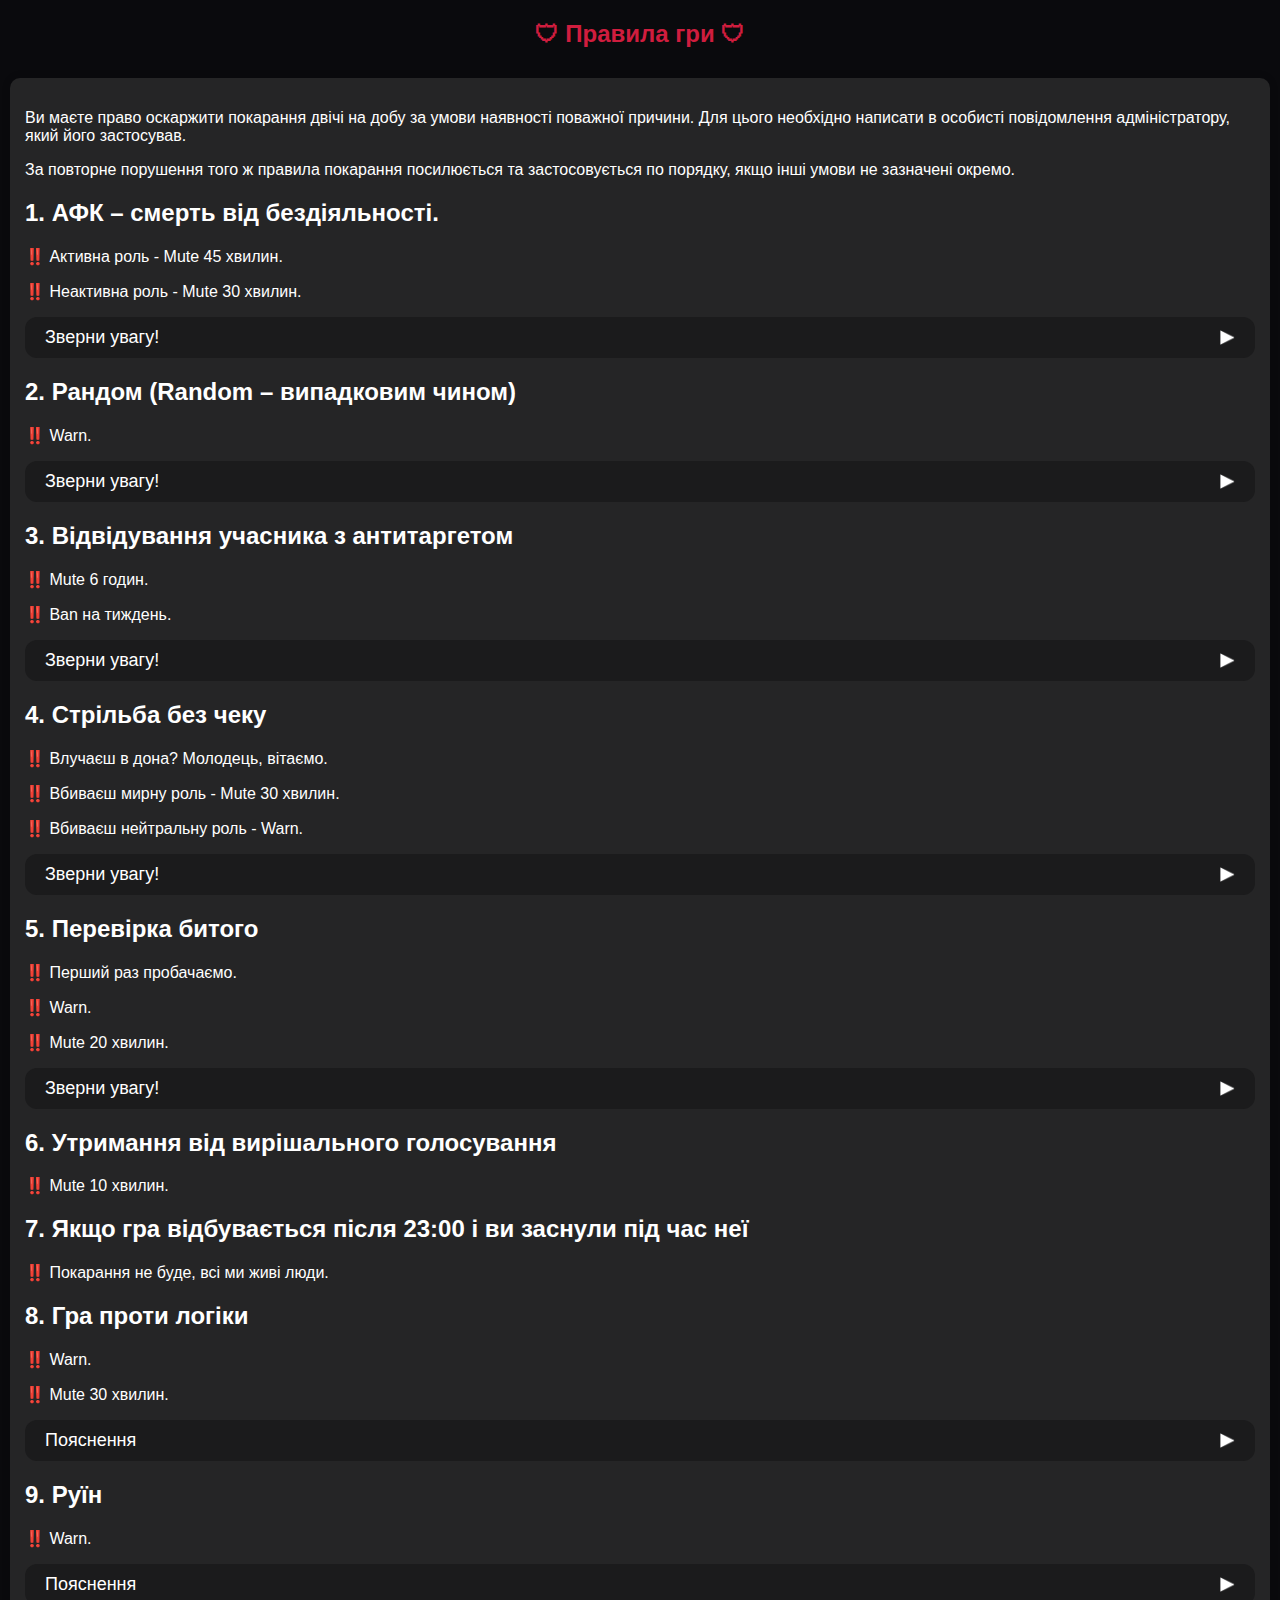
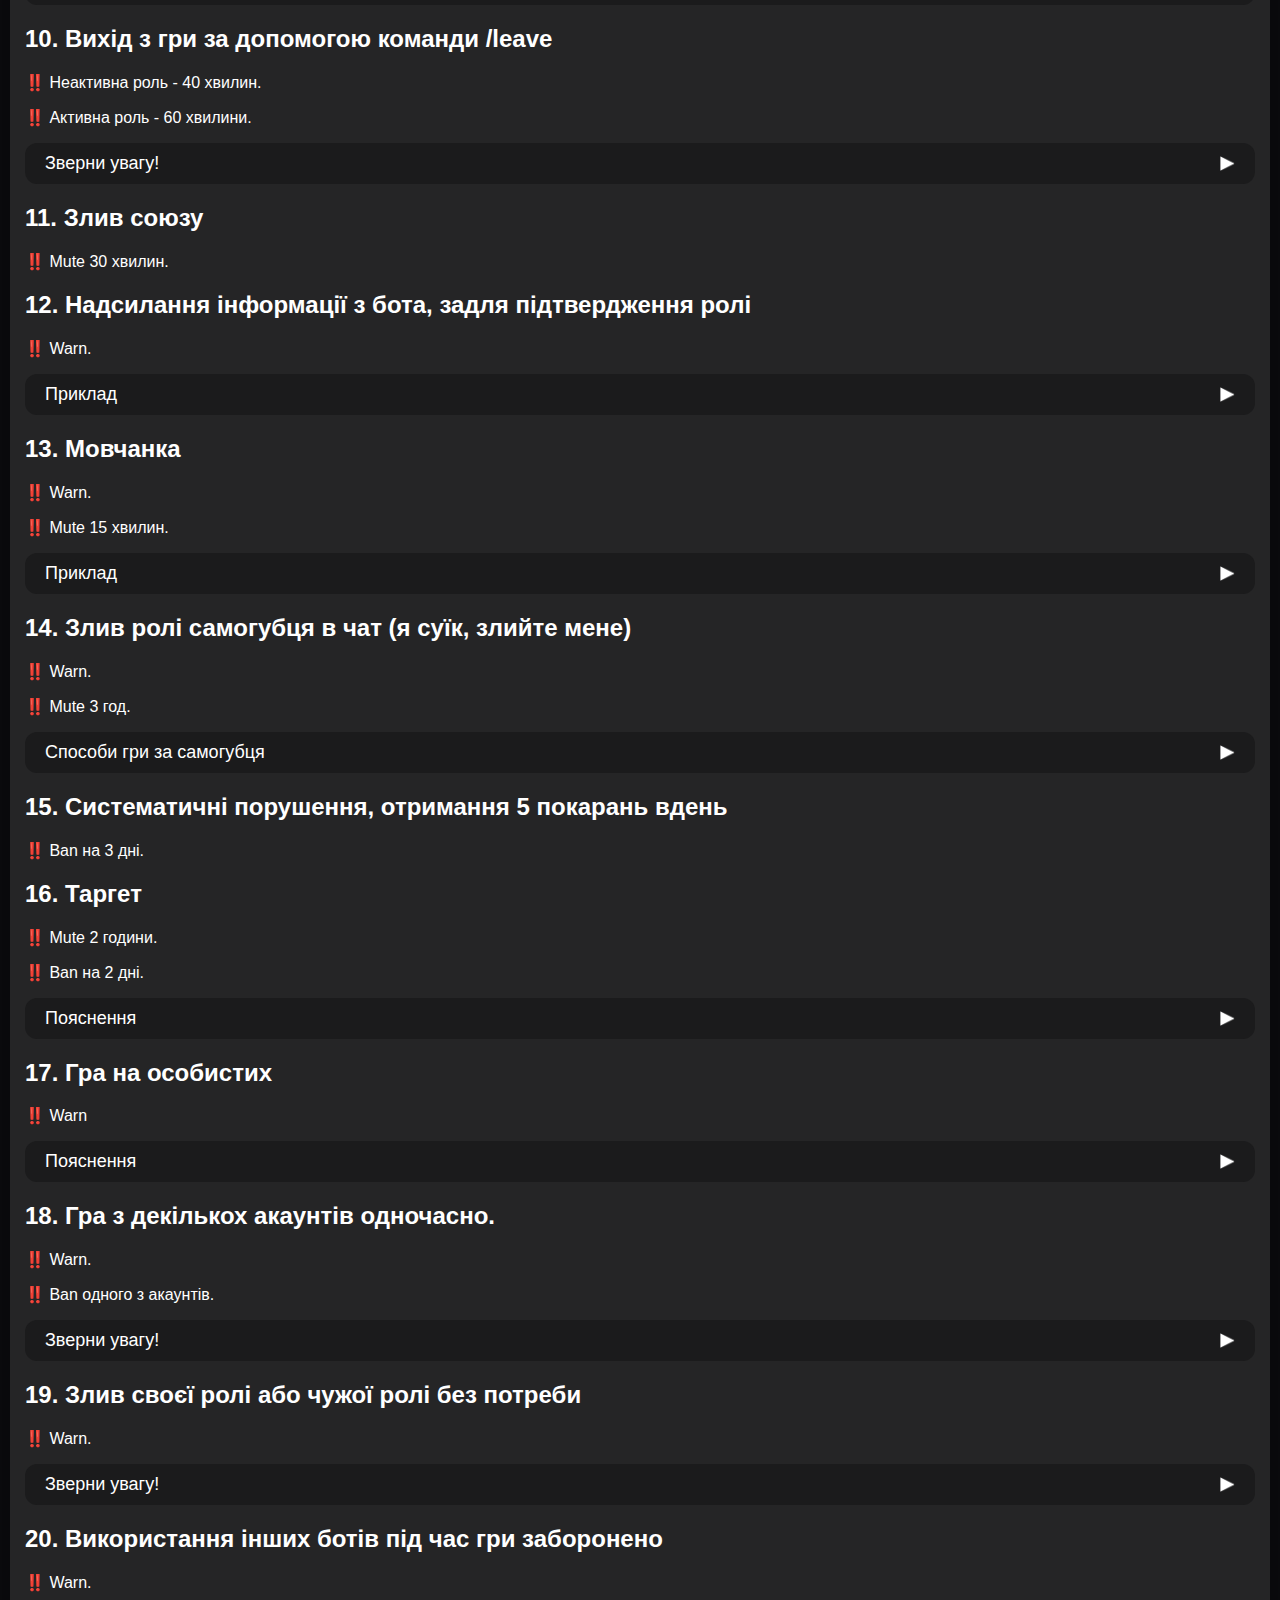
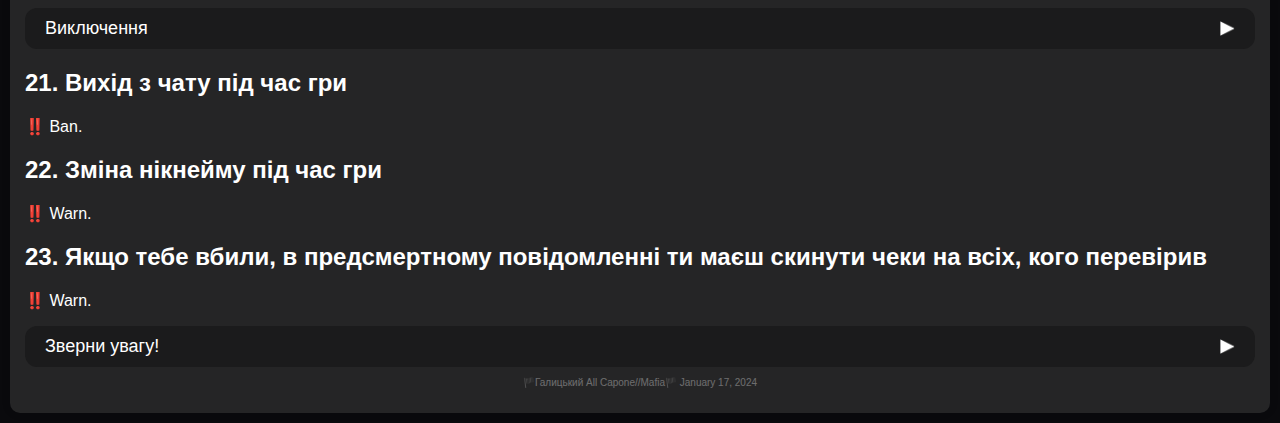
<file: G-rules.html>
<!DOCTYPE html>
<html lang="uk">
<head>
    <meta charset="UTF-8">
    <meta name="viewport" content="width=device-width, initial-scale=1.0">
    <title>Галицький</title>
    <link rel="icon" href="icon.jpeg" type="image/x-icon">
    <script src="script.js"></script>
    <link rel="stylesheet" href="style.css">
<head>

<body>

    <header style="color: #d01d3e;">🛡 Правила гри 🛡</header>

    <div class="container">

        <div class="rules">

            <p>Ви маєте право оскаржити покарання двічі на добу за умови наявності поважної причини. Для цього необхідно написати в особисті повідомлення адміністратору, який його застосував.</p>
            <p>За повторне порушення того ж правила покарання посилюється та застосовується по порядку, якщо інші умови не зазначені окремо.</p>

            <h2>1. АФК – смерть від бездіяльності.</h2>
            <p>‼️ Активна роль - Mute 45 хвилин.</p>
            <p>‼️ Неактивна роль - Mute 30 хвилин.</p>

            <div class="toggle-block">
                <div class="toggle-header" onclick="toggleContent(this)">
                    Зверни увагу!
                    <img src="arrow.png" alt="arrow" class="arrow">
                </div>
                <div class="toggle-content">
                    Ти помреш від бездіяльності, якщо протягом двох ігрових діб пропускатимеш денні голосування або не здійснюватимеш хід уночі.
                </div>
            </div>



            <h2>2. Рандом (Random – випадковим чином)</h2>
            <p>‼️ Warn.</p>

            <div class="toggle-block">
                <div class="toggle-header" onclick="toggleContent(this)">
                    Зверни увагу!
                    <img src="arrow.png" alt="arrow" class="arrow">
                </div>
                <div class="toggle-content">
                    <p>Покарання застосовується за умови, що мирну роль усе ж таки повісил;</p>
                    <p>За рандом не вважається, якщо Дон або Мафія надали в групу фальшиві чеки;</p>
                    <p>Дон має право руїнити гру;</p>
                    <p>Якщо рахунок 3:2, то рандом дозволяється. (3 червоні ролі і 2 чорні);</p>
                    <p>Якщо в грі є самогубець і була повішена мирна активна роль, покарання не застосовується.</p>
                </div>
            </div>



            <h2>3. Відвідування учасника з антитаргетом</h2>
            <p>‼️ Mute 6 годин.</p>
            <p>‼️ Ban на тиждень.</p>

            <div class="toggle-block">
                <div class="toggle-header" onclick="toggleContent(this)">
                    Зверни увагу!
                    <img src="arrow.png" alt="arrow" class="arrow">
                </div>
                <div class="toggle-content">
                    <p>Антитаргет - це червоне коло в ніку гравця «🔴»;</p>
                    <p>Приклад: @Alcapone🔴;</p>
                    <p>Працює від 8-ми гравців;</p>
                </div>
            </div>



            <h2>4. Стрільба без чеку</h2>
            <p>‼️ Влучаєш в дона? Молодець, вітаємо.</p>
            <p>‼️ Вбиваєш мирну роль - Mute 30 хвилин.</p>
            <p>‼️ Вбиваєш нейтральну роль - Warn.</p>

            <div class="toggle-block">
                <div class="toggle-header" onclick="toggleContent(this)">
                    Зверни увагу!
                    <img src="arrow.png" alt="arrow" class="arrow">
                </div>
                <div class="toggle-content">
                    <p>Стрільба без чеку дозволяється у ніч за умови, що рахунок 3:2.</p>
                    <p>Якщо ти стріляєш без чеку і влучаєш у маніяка або джека-різника, то покарання не буде застосовано. Відповідно, якщо попав в будь-яку чорну роль - теж.</p>
                </div>
            </div>



            <h2>5. Перевірка битого</h2>
            <p>‼️ Перший раз пробачаємо.</p>
            <p>‼️ Warn.</p>
            <p>‼️ Mute 20 хвилин.</p>

            <div class="toggle-block">
                <div class="toggle-header" onclick="toggleContent(this)">
                    Зверни увагу!
                    <img src="arrow.png" alt="arrow" class="arrow">
                </div>
                <div class="toggle-content">
                    <p>Битий - це людина, яка надала чек, що її намагались вбити. Будь уважним, чорні ролі можуть надавати підробні чеки.</p>
                    <p>Вигляд чеку:</p>
                    <p>- Тебе хотіли вбити, але ти народився в сорочці!</p>
                    <p>- Добре, що ти ніколи не забуваєш про захист 🛡</p>
                    <p>- Пощастило, що поруч був Лікар і надав необхідну допомогу💉</p>
                </div>
            </div>



            <h2>6. Утримання від вирішального голосування</h2>
            <p>‼️ Mute 10 хвилин.</p>



            <h2>7. Якщо гра відбувається після 23:00 і ви заснули під час неї</h2>
            <p>‼️ Покарання не буде, всі ми живі люди.</p>



            <h2>8. Гра проти логіки</h2>
            <p>‼️ Warn.</p>
            <p>‼️ Mute 30 хвилин.</p>

            <div class="toggle-block">
                <div class="toggle-header" onclick="toggleContent(this)">
                    Пояснення
                    <img src="arrow.png" alt="arrow" class="arrow">
                </div>
                <div class="toggle-content">
                    <p>повія у відкритого слідчого або лікар у відкритого дона.</p>
                    <p>Слідчий надав чеки і помер, в найближче денне голосування людина за його чеками має бути повішана.</p>
                </div>
            </div>



            <h2>9. Руїн</h2>
            <p>‼️ Warn.</p>

            <div class="toggle-block">
                <div class="toggle-header" onclick="toggleContent(this)">
                    Пояснення
                    <img src="arrow.png" alt="arrow" class="arrow">
                </div>
                <div class="toggle-content">
                    <p>Коли є відкрита мирна активна роль(слідчий/повія/журналіст та ін.) і її вбили через те, що лікар не пішов до неї, то це руїн.</p>
                </div>
            </div>



            <h2>10. Вихід з гри за допомогою команди /leave</h2>
            <p>‼️ Неактивна роль - 40 хвилин.</p>
            <p>‼️ Активна роль - 60 хвилини.</p>

            <div class="toggle-block">
                <div class="toggle-header" onclick="toggleContent(this)">
                    Зверни увагу!
                    <img src="arrow.png" alt="arrow" class="arrow">
                </div>
                <div class="toggle-content">
                    <p>Якщо ролі "Повія" або "Святий Миколай" померли від хурделиці або від рук Чаклуна, то ролі "Джек-різник" і "Крампус" мають право вийти з гри. Рахунок грає дуже важливу роль, вихід з гри може віддати перемогу чорним ролям.</p>
                    <p>Вибір: віддати перемогу чорним чи допомогти виграти червоним - тільки за тобою.</p>  

                </div>
            </div>



            <h2>11. Злив союзу</h2>
            <p>‼️ Mute 30 хвилин.</p>



            <h2>12. Надсилання інформації з бота, задля підтвердження ролі</h2>
            <p>‼️ Warn.</p>

            <div class="toggle-block">
                <div class="toggle-header" onclick="toggleContent(this)">
                    Приклад
                    <img src="arrow.png" alt="arrow" class="arrow">
                </div>
                <div class="toggle-content">
                    <p>Маєш файну роль цієї гри:</p>
                    <p>Ти — 🎅 Святий Миколай!</p>
                    <p>Ти даруєш щастя і подарунки чемним дітям 🎁</p>
                    <p>Але будь обережним, якщо Крампус в грі, він полюватиме на тебе</p>
                    <p>Або ж:</p>
                    <p>🥟 Піца чи суші?</p>
                    <p>Ти обрав 🍣 Суші</p> 

                </div>
            </div>



            <h2>13. Мовчанка</h2>
            <p>‼️ Warn.</p>
            <p>‼️ Mute 15 хвилин.</p>

            <div class="toggle-block">
                <div class="toggle-header" onclick="toggleContent(this)">
                    Приклад
                    <img src="arrow.png" alt="arrow" class="arrow">
                </div>
                <div class="toggle-content">
                    <p>щастя не сказало що його били;</p>
                    <p>битий, не сказав що його вилікували;</p>
                    <p>повія не сказала в кого була, не давши цим повішати дона;</p>
                    <p>людина не зізналася що спрацювали її захист/міна.</p>

                </div>
            </div>



            <h2>14. Злив ролі самогубця в чат (я суїк, злийте мене)</h2>
            <p>‼️ Warn.</p>
            <p>‼️ Mute 3 год.</p>

            <div class="toggle-block">
                <div class="toggle-header" onclick="toggleContent(this)">
                    Способи гри за самогубця
                    <img src="arrow.png" alt="arrow" class="arrow">
                </div>
                <div class="toggle-content">
                    <p>🦊 Надсилання фейкових чеків;</p>
                    <p>🦊 Рандом на голосуванні;</p>
                    <p>🦊 Покупка бафу "документи" (слідчому покаже що ви мафія);</p>
                    <p>🦊 Руїн гри;</p>
                    <p>🦊 Гра за мафію.</p>

                </div>
            </div>



            <h2>15. Систематичні порушення, отримання 5 покарань вдень</h2>
            <p>‼️ Ban на 3 дні.</p>



            <h2>16. Таргет</h2>
            <p>‼️ Mute 2 години.</p>
            <p>‼️ Ban на 2 дні.</p>

            <div class="toggle-block">
                <div class="toggle-header" onclick="toggleContent(this)">
                    Пояснення
                    <img src="arrow.png" alt="arrow" class="arrow">
                </div>
                <div class="toggle-content">
                    <p>Таргет - це вбивство одного й того ж учасника в першу або другу ніч на постійній основі, однією і тією ж самою людиною.</p>
                </div>
            </div>



            <h2>17. Гра на особистих</h2>
            <p>‼️ Warn</p>

            <div class="toggle-block">
                <div class="toggle-header" onclick="toggleContent(this)">
                    Пояснення
                    <img src="arrow.png" alt="arrow" class="arrow">
                </div>
                <div class="toggle-content">
                    <p>Обмін інформацією про твою роль, чеки та ін. в приватних повідомленнях;</p>
                    <p>Пропуск голосування за Дона, бо він твій друг.</p>
                    <p>Данило вбиває альтушку як може</p>
                </div>
            </div>



            <h2>18. Гра з декількох акаунтів одночасно.</h2>
            <p>‼️ Warn.</p>
            <p>‼️ Ban одного з акаунтів.</p>

            <div class="toggle-block">
                <div class="toggle-header" onclick="toggleContent(this)">
                    Зверни увагу!
                    <img src="arrow.png" alt="arrow" class="arrow">
                </div>
                <div class="toggle-content">
                    <p>Якщо у тебе Mute, то ти не маєш право грати з іншого акаунта.</p>
                </div>
            </div>



            <h2>19. Злив своєї ролі або чужої ролі без потреби</h2>
            <p>‼️ Warn.</p>

            <div class="toggle-block">
                <div class="toggle-header" onclick="toggleContent(this)">
                    Зверни увагу!
                    <img src="arrow.png" alt="arrow" class="arrow">
                </div>
                <div class="toggle-content">
                    <p>Будь-яка активна роль, що надає чеки, повинна впевнитись, що своїм чеком не розкриє іншу активну роль.</p>
                    <p>Приклади чеків для слідчого:</p>
                    <p>Alcapone - чек, якщо роль активна або Alcapone - мирний житель, якщо пасивна.</p>
                    <p>Виключення: червона роль була вже спалена або ж мертва.</p>
                </div>
            </div>



            <h2>20. Використання інших ботів під час гри заборонено</h2>
            <p>‼️ Warn.</p>

            <div class="toggle-block">
                <div class="toggle-header" onclick="toggleContent(this)">
                    Виключення
                    <img src="arrow.png" alt="arrow" class="arrow">
                </div>
                <div class="toggle-content">
                    <p>Команди: "зп", "+дос чат" і "правила" дозволено використовувати під час гри.</p>
                </div>
            </div>



            <h2>21. Вихід з чату під час гри</h2>
            <p>‼️ Ban.</p>



            <h2>22. Зміна нікнейму під час гри</h2>
            <p>‼️ Warn.</p>



            <h2>23. Якщо тебе вбили, в предсмертному повідомленні ти маєш скинути чеки на всіх, кого перевірив</h2>
            <p>‼️ Warn.</p>

            <div class="toggle-block">
                <div class="toggle-header" onclick="toggleContent(this)">
                    Зверни увагу!
                    <img src="arrow.png" alt="arrow" class="arrow">
                </div>
                <div class="toggle-content">
                    <p>Будь-які чеки потрібно копіювати з боту, бо бот видаляє переслані повідомлення;</p>
                    <p>Скидати в чат чеки, коли до тебе приходила повія, домініка або на тобі сніжки заборонено;</p>
                    <p>Виключення: будь-які чорні та нейтральні ролі, а також самогубець.</p>
                </div>
            </div>


        </div>

        <p class="down">🏴Галицький All Capone//Mafia🏴 January 17, 2024</p>

    </div>
</body>
</file>
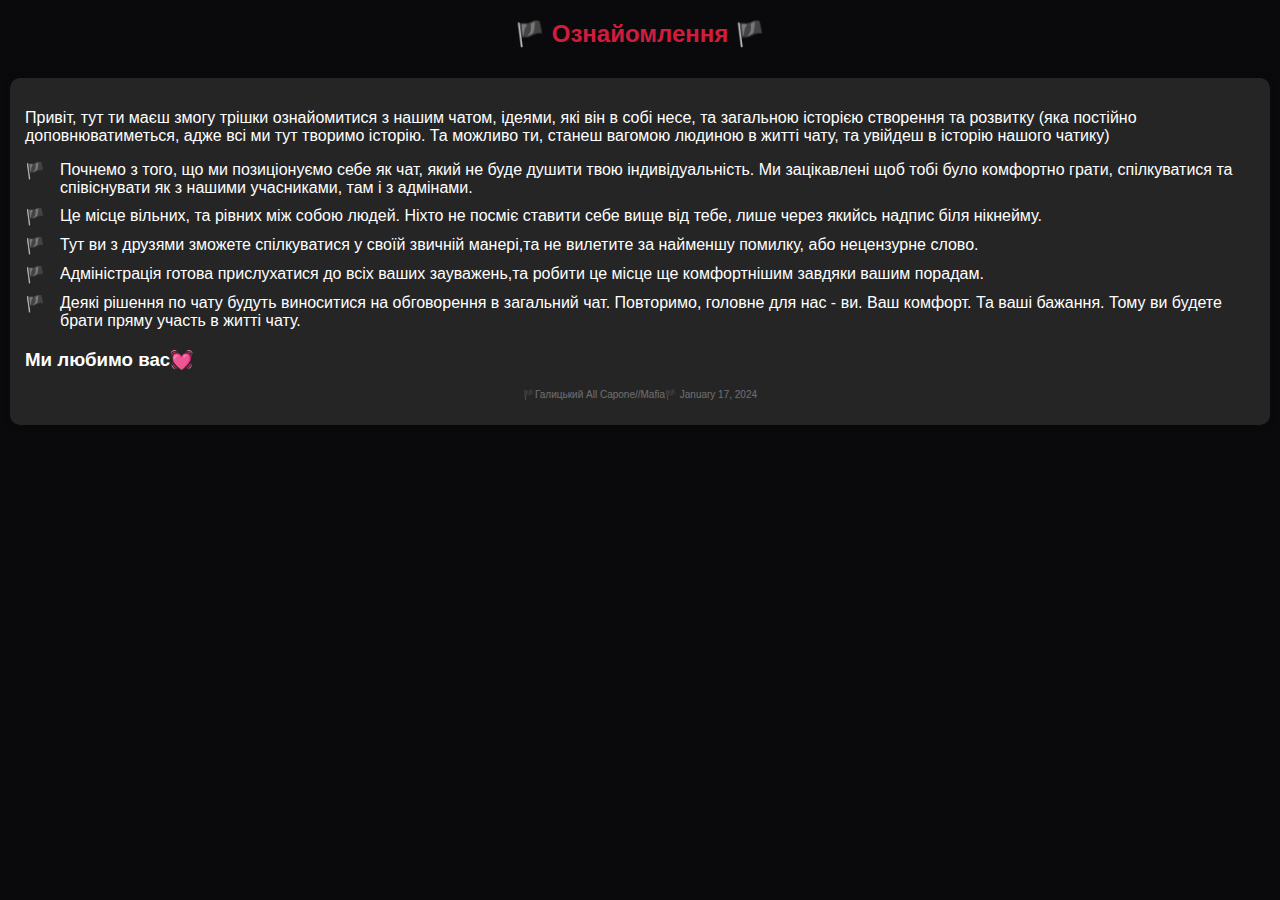
<file: history.html>
<!DOCTYPE html>
<html lang="uk">
<head>
    <meta charset="UTF-8">
    <meta name="viewport" content="width=device-width, initial-scale=1.0">
    <title>Галицький</title>
    <link rel="icon" href="icon.jpeg" type="image/x-icon">
    <script src="script.js"></script>
    <link rel="stylesheet" href="style.css">
<head>

<body>

    <header style="color: #d01d3e;">🏴 Ознайомлення 🏴</header>
    
    <div class="container">

        <div class="rules">

            <p>Привіт, тут ти маєш змогу трішки ознайомитися з нашим чатом, ідеями, які він в собі несе, та загальною історією створення та розвитку (яка постійно доповнюватиметься, адже всі ми тут творимо історію. Та можливо ти, станеш вагомою людиною в житті чату, та увійдеш в історію нашого чатику)</p>

            <ul class="st-list ">

                <li>Почнемо з того, що ми позиціонуємо себе як чат, який не буде душити твою індивідуальність. Ми зацікавлені щоб тобі було комфортно грати, спілкуватися та співіснувати як з нашими учасниками, там і з адмінами.</li>

                <li>Це місце вільних, та рівних між собою людей. Ніхто не посміє ставити себе вище від тебе, лише через якийсь надпис біля нікнейму.</li>

                <li>Тут ви з друзями зможете спілкуватися у своїй звичній манері,та не вилетите за найменшу помилку, або нецензурне слово.</li>

                <li>Адміністрація готова прислухатися до всіх ваших зауважень,та робити це місце ще комфортнішим завдяки вашим порадам.</li>

                <li>Деякі рішення по чату будуть виноситися на обговорення в загальний чат. Повторимо, головне для нас - ви. Ваш комфорт. Та ваші бажання. Тому ви будете брати пряму участь в житті чату.</li>
            </ul>

            <h3>Ми любимо вас💓</h3>


        </div>

        <p class="down">🏴Галицький All Capone//Mafia🏴 January 17, 2024</p>
        
    </div>

    
</body>
</file>
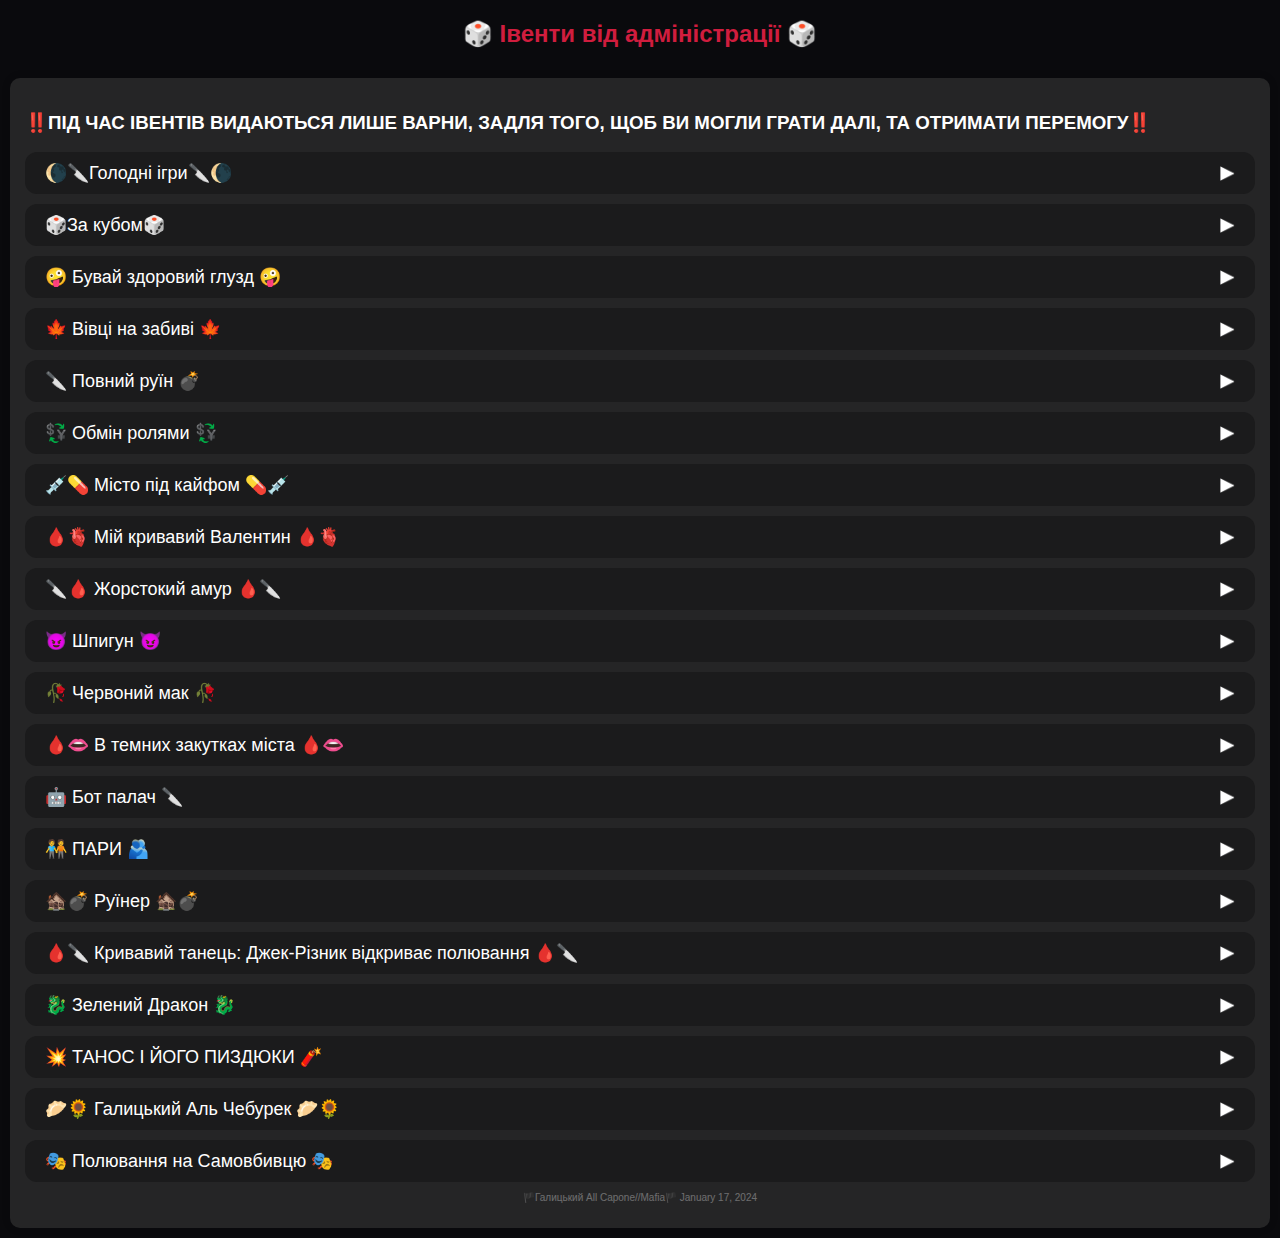
<file: ivent.html>
<!DOCTYPE html>
<html lang="uk">
<head>
    <meta charset="UTF-8">
    <meta name="viewport" content="width=device-width, initial-scale=1.0">
    <title>Галицький</title>
    <link rel="icon" href="icon.jpeg" type="image/x-icon">
    <script src="script.js"></script>
    <link rel="stylesheet" href="style.css">
<head>

<body>

    <header style="color: #d01d3e;">🎲 Івенти від адміністрації 🎲</header>
    
    <div class="container">

        <div class="rules">

            <h3>‼️ПІД ЧАС ІВЕНТІВ ВИДАЮТЬСЯ ЛИШЕ ВАРНИ, ЗАДЛЯ ТОГО, ЩОБ ВИ МОГЛИ ГРАТИ ДАЛІ, ТА ОТРИМАТИ ПЕРЕМОГУ‼️</h3>


            <div class="toggle-block">
                <div class="toggle-header" onclick="toggleContent(this)">
                    🌘🔪Голодні ігри🔪🌘
                    <img src="arrow.png" alt="arrow" class="arrow">
                </div>
                <div class="toggle-content">
                    <p>Чи думали ви колись, що світ може бути жорстокішим, аніж є зараз? Чи не думали ви, що цим жорстокішим світом стане майбутнє?</p>

                    <h4>🌘🔪Голодні ігри🔪🌘</h4>

                    <p>Світ майбутнього не такий привабливий,як здається на перший погляд.Всі ці казки,романи писані в рожевих окулярах - залишаються просто забутим текстом на пожовклих листках.Та майбутнє вже тут,воно прийшло,і воно не таке,як ви собі уявляли...</p>
                    <ul>
                        <li>В кожній грі є ведучий(VIP),в нього в запасі 3 імунітета(ваш шанс на життя на одну ніч),він може розподілити імунітет між 3 гравцями,або ж віддати всі 3 одному.(імунітет роздається в випадковому порядку,його можна отримати як в першу,так і в останню ніч). (Імунітет розподілятиметься за допомогою рандомайзера).</li>

                        <li>Ведучий оголошує в чат,кому дає імунітет,інші гравці не мають права чіпати людину з імунітетом ні під час нічної дії(одна ніч),ні під час денної(один день),якщо ж хтось вб'є/повішає гравця з імунітетом,то він повинен вийти з гри за допомогою команди /leave,та як покарання - після гри отримує мут на 10 хвилин.</li>

                        <li>Головне правило Голодних ігор - у вас немає союзників,ви самі за себе.Основне завдання тут - вижити попри все.</li>

                        <li>Групуватися не заборонено,проте чи буде вам це вигідно?Адже пам'ятайте,той хто сьогодні ваш союзник - завтра вас жорстоко вб'є,або ж повішає.</li>

                        <li>Попри дозвіл на групування,в групці вас має бути не більше 4-ьох людей(тобто це законна гра в пп,проте не забувайте - переможець має бути один).</li>

                        <li>Вбивство союзників не карається.Стрільба без чеку не карається.Рандом за попередньою домовленістю - не карається(не забуваймо що це правило не діє на людину з імунітетом).</li>

                        <li>Будь яка взаємодія (навіть якщо це лікар,повія, або ж волоцюга) з людиною,яка отримала імунітет - карається.(Не забуваймо що це на одну ніч).</li>

                        <li>Не плутайте Голодні ігри з руїном,адже вам потрібно проявити неабиякі здібності, щоб опинитися одному в списку переможців.</li>
                    </ul>

                    <h3 style="color: #d01d3e;"></h3style>Приємних вам Голодних ігор,та нехай удача посміхнеться вам</h3>
                </div>
            </div>



            <div class="toggle-block">
                <div class="toggle-header" onclick="toggleContent(this)">
                    🎲За кубом🎲
                    <img src="arrow.png" alt="arrow" class="arrow">
                </div>
                <div class="toggle-content">
                    <p><em>Увімкнено режим: "Обмін ролями"</em></p>
                    
                    <h4>🎲 Основні правила:</h4>
                    <ul>
                        <li>Перша ніч: всі ролі виконують свої дії, проте Дон, Мафія і Джек пропускають хід.</li>
                        <li>Початок першого дня: лікар кидає кубик 🎲 і вішає гравця відповідно до випавшого номера (якщо гравець із цим номером вибув, вішання йде за порядком).</li>
                        <li>Після повішання: чинний Дон кидає кубик 🎲, передає роль новому Дону, який разом із мафією вбиває гравця за випавшим номером.</li>
                        <li>Вбивство союзників дозволено, якщо того вимагає куб.</li>
                        <li>Наступного ранку куб кидає Волоцюга (якщо його немає – повія, далі за порядком).</li>
                    </ul>
            
                    <h4>🎲 Порядок кидання кубика активними ролями:</h4>
                    <ol>
                        <li>Перший ранок – лікар.</li>
                        <li>Другий ранок – волоцюга.</li>
                        <li>Третій ранок – повія.</li>
                        <li>Четвертий ранок – слідчий.</li>
                        <li>П'ятий ранок – Джек-різник.</li>
                        <li>Шостий ранок – Святий Миколай.</li>
                    </ol>
            
                    <p>Якщо кубик випав на вас – ви все одно підлягаєте повішанню, винятків немає.</p>
                    <h3 style="color: #d01d3e;">Нехай удача буде на вашому боці, і куб допоможе вам перемогти! ☃️</h3>
                </div>
            </div>


            <div class="toggle-block">
                <div class="toggle-header" onclick="toggleContent(this)">
                    🤪 Бувай здоровий глузд 🤪
                    <img src="arrow.png" alt="arrow" class="arrow">
                </div>
                <div class="toggle-content">
                    <p>Містом шириться якийсь дивний туман, ті хто потрапляють під його вплив, моментально сходять з глузду. Люди в паніці, адже почали відбуватися дивні речі. Чи є в когось шанс протистояти цьому туману та дожити до ранку?</p>
                    
                    <h4>‼️ Мирні жителі та Дон з мафією</h4>
                    <p>На початку кожної гри ви маєте скинути ведучому в особисті повідомлення свою роль.</p>
            
                    <h4>‼️ Першу ніч всі абсолютно скіпають</h4>
                    <p>Доки ведучий не подасть сигнал про початок гри.</p>
            
                    <h4>👱 Мирні жителі</h4>
                    <p>Туман дуже сильно пошкодив вашу психіку, роки страждань та бездії дали про себе знати. В цій грі ви – кровожерливі палачі. Повішайте всі позитивні активні ролі на денному голосуванні, та доведіть, що ви все ж чогось варті.</p>
            
                    <h4>🤵 Дон і Мафія</h4>
                    <p>Ваша психіка була більш стійкою, проте певні зміни в вашому мисленні все ж трапилися. Ви стали на сторону мирних жителів, які не менше від вас хочуть вбити всі активні ролі. Допоможіть їм у цьому.</p>
            
                    <h4>🕵️‍♂️👄💉🍻🎅 Активні ролі</h4>
                    <p>Ваші цілі залишаються такими ж, як у стандартній грі, проте з новою умовою. Повішайте, застрельте, заглушіть або дайте померти мирним жителям, доки вони не вчинили жорстоку розправу над вами.</p>
            
                    <h4>‼️ Перемога зараховується в таких випадках:</h4>
                    <ul>
                        <li>🤵 Дону і мафії – вони залишаються сам на сам з мирними жителями (без жодної активної ролі).</li>
                        <li>👱 Мирним жителям – вони залишаються сам на сам з Доном і мафією.</li>
                        <li>🕵️‍♂️👄💉🍻🎅 Мирним активним ролям – вони залишаються без мафії та мирних жителів.</li>
                    </ul>
                </div>
            </div>



            <div class="toggle-block">
                <div class="toggle-header" onclick="toggleContent(this)">
                    🍁 Вівці на забиві 🍁
                    <img src="arrow.png" alt="arrow" class="arrow">
                </div>
                <div class="toggle-content">
                    <p>Друзі, хочемо представити вам цілком нову гру, де все перевертається з ніг на голову! </p>
                    
                    <h4>☘️ Правила гри:</h4>
                    <ul class="g-list">
                        <li><b>Слідчий</b> у цій грі не допомагає мирним, а працює на Дона. Його завдання – знаходити активні ролі та зливати їх Дону, або ж убивати на власний розсуд.</li>
                        <li>На початку кожної гри обирається ведучий. Дон і Слідчий повинні написати ведучому, щоб він їх звів у вбивчу пару.</li>
                        <li>В грі є лише три активні ролі: <b>Лікар, Дон і Слідчий</b>. Всі решта – мирні.</li>
                        <li>Мирні виступають як <b>"вівці на забив"</b>. Їхнє єдине завдання – шляхом голосування знайти та повісити Дона чи Слідчого.</li>
                        <li>Рандомне голосування в <b>першу ніч заборонене</b>, у подальші ночі – дозволено.</li>
                        <li>Гра базується на вашій інтуїції, тому це чудова нагода перевірити своє чуття.</li>
                    </ul>
                    
                    <h3 style="color: #d01d3e;">✨ Хай ваше чуття вас не підведе! 😉❤️</h3>
                </div>
            </div>



            <div class="toggle-block">
                <div class="toggle-header" onclick="toggleContent(this)">
                    🔪 Повний руїн 💣
                    <img src="arrow.png" alt="arrow" class="arrow">
                </div>
                <div class="toggle-content">
                    <p>💣  Дозволено ВСЕ.</p>
                    <p>🔪  Жодні правила гри не діють.</p>
                    <p>💣  Руїньте вишукано, покажіть іншим як потрібно🔪</p>
                    
                    <h3 style="color: #d01d3e;">✨ Нехай щастить, вбивати - це мистецство! (ruslanovvych)</h3>
                </div>
            </div>



            <div class="toggle-block">
                <div class="toggle-header" onclick="toggleContent(this)">
                    💱 Обмін ролями 💱
                    <img src="arrow.png" alt="arrow" class="arrow">
                </div>
                
                <div class="toggle-content">
                    
                    <h4>🔪 Кожної ночі ролі змінюються.</h4>
                    <p>Цієї ночі ти лікар, а наступної вже дон.</p>
                    
                    <h4>🔪 Ціль івенту - бути в списку переможців.</h4>
                    
                    <h4>🔪 Що ми не порушуємо:</h4>
                    <ul>
                        <li>💱 Не стріляємо в ролі слідчого, лише перевіряємо.</li>
                        <ul>
                            <li>💣 Виключенням є обмін ролями + повний руїн.</li>
                        </ul>
                        <li>💱 Якщо ти слідчий, та знайшов негативну роль - кидай в чат</li>
                        <ul>
                            <li>💣 Якщо знайшов саме ти, а не твій попередник, який був слідчим.</li>
                            <li>💣 Виключенням є обмін ролями + повний руїн.</li>
                        </ul>
                        <li>💱 Не вбиваємо своїх союзників (боріться проти спільного ворога, а не своїх).</li>
                        <ul>
                            <li>💣 Виключенням є обмін ролями + повний руїн.</li>
                        </ul>
                    </ul>
                </div>
            </div>

            <div class="toggle-block">
                <div class="toggle-header" onclick="toggleContent(this)">
                    💉💊 Місто під кайфом 💊💉
                    <img src="arrow.png" alt="arrow" class="arrow">
                </div>
                <div class="toggle-content">
                    <h3>💉 Передісторія:</h3>
                    <p>З реабілітаційного центру втік наркоман Павлик. Перед втечею він прихопив лікарський халат і кілька доз морфіну. Що ж чекає на місто з таким "лікарем"? 💊</p>
                    
                    <h3>💉💊 Активні ролі:</h3>
                    <ul>
                        <li>Лікар</li>
                        <li>Слідчий</li>
                        <li>Повія</li>
                        <li>Мирний житель</li>
                        <li>Дон</li>
                        <li>Мафія</li>
                    </ul>
                    
                    <h3>💉 Головний антагоніст – Лікар.</h3>
                    <p>Його лікування має несподівані наслідки. Зайшовши до гравця, він за допомогою ін'єкції змушує того виконувати будь-які його накази.</p>
                    
                    <h3>💉💊 Ліки від ін'єкції:</h3>
                    <p>На початку гри ведучий випадковим чином обирає двох гравців і видає їм ліки.</p>
                    
                    <h4>🔹 Як використовувати ліки:</h4>
                    <ul>
                        <li>Ви можете використати їх на собі.</li>
                        <li>Або передати іншому гравцю через ведучого.</li>
                        <li>Якщо ліки передаються лікарю – вони згорають.</li>
                        <li>Якщо гравець, який вже отримав ліки, отримує їх вдруге, він може:
                            <ul>
                            <li>Зберегти їх (отримати захист від двох відвідувань лікаря).</li>
                            <li>Передати далі.</li>
                        </ul>
                    </ul>
                    
                    <h3>💉💊 Наслідки лікування:</h3>
                    <ul>
                        <li>💊 Слідчий: Якщо лікар відвідав його – він стає союзником лікаря і має застрелити 3 людей, але якщо застрелить його, то повернеться до своєї ролі.</li>
                        <li>💊 Мирний житель: Після візиту лікаря натискає /leave.</li>
                        <li>💊 Повія: Після відвідування лікаря не може ходити.</li>
                        <li>💊 Дон: Після ін'єкції стає союзником лікаря та зливає список мафії.</li>
                        <li>💊 Мафія: Після ін'єкції змінює бік і допомагає мирним.</li>
                        <li>Якщо дон збожеволів і почав убивати мафію, ви маєте два варіанти:</li>
                    </ul>

                    <p>Якщо дон збожеволів і почав убивати мафію, ви маєте два варіанти:</p>
                    <ul>
                        <li>Видати дона мирним (натиснути /leave).</li>
                        <li>Мовчки чекати смерті від колишнього союзника.</li>
                    </ul>
                    
                    <h3>🔴💉 Основне завдання івенту:</h3>
                    <p>Знищити Лікаря будь-яким способом.</p>
                    <p>💊 Якщо лікаря вбито, а дія ін'єкції зникла, всі повертаються до виконання своїх стандартних ролей.</p>
                </div>
            </div>



            <div class="toggle-block">
                <div class="toggle-header" onclick="toggleContent(this)">
                    🩸🫀 Мій кривавий Валентин 🩸🫀
                    <img src="arrow.png" alt="arrow" class="arrow">
                </div>
                
                <div class="toggle-content">

                    <h4>🫀🩸 Ціль івенту - померти разом, зі своєю другою половинкою.</h4>
                    
                    <h4>🫀🩸 Опис івенту:</h4>
                    <ul>
                        <li>🫀 На початку гри ведучий (він же святий Валентин) ділить учасників на пари.</li>
                        <li>🩸 Ніхто з гравців не знає, з ким він потрапив у пару.</li>
                        <li>🫀 Якщо гравця вбили вночі - у передсмертному він пише, кого хоче забрати з собою на той світ.</li>
                        <li>🩸 Гравець, якого обрали, має прописати команду /leave.</li>
                    </ul>
                    
                    <h4>🫀🩸 Далі починається найцікавіше. Після цієї дії є два розвитки подій:</h4>
                    <ul>
                        <li>🫀 Якщо ви вгадали, та забрали на той світ гравця, якого Валентин вибрав вам за пару - ви обидвоє перемагаєте.</li>
                        <li>🩸 Якщо ж ви не вгадали, та забрали гравця, який є другою половиною іншого учасника - ведучий озвучує його пару, та той прописує команду /leave, як і той, чию пару було вбито.</li>
                    </ul>
                    
                    <h4>🫀🩸 Цікавеньке. Не забуваймо, якому святу присвячений цей івент. То ж давайте задіємо і івентову роль.</h4>
                    
                    <h4>🫀 Гравець, якому дісталася роль Амура, має особливе призначення в цьому івенті.</h4>
                    <ul>
                        <li>🩸 У нашій грі ти маєш обрати гравців, яким хочеш подарувати життя, попри втрату їхніх пар.</li>
                        <li>🫀 Тобто ти постійно маєш бути на зв'язку з ведучим, та розповідати йому про кожен свій крок.</li>
                        <li>🩸 Людинка, до якої ти зайшов, буде врятована від натиску на /leave, та зможе отримати перемогу навіть без своєї пари.</li>
                    </ul>
                    
                    <h4>🫀 Ти і твоя пара у будь-якому випадку перемагаєте.</h4>
                    
                    <h4>🫀🩸🌹 Система відкупу, або альтернативний спосіб вижити.</h4>
                    <ul>
                        <li>🌹 Після того як вас обрав гравець у передсмертному, у вас буде ще один шанс вижити, якщо з цим не допоміг Амур.</li>
                        <li>🩸 Запропонуйте викуп людині, яка хоче вас забрати з собою.</li>
                        <li>🌹 Ціна викупу - одна троянда, надіслана вбитому гравцю.</li>
                        <li>🩸 Про рішення відкупитися ви повідомляєте в чат.</li>
                        <li>🌹 Відкуп у будь-якому випадку приймається.</li>
                        <li>🩸 Якщо ж ви залишаєте відкуп своїй парі, то вам обидвом замість одного балу зараховується 2.</li>
                    </ul>
                    
                    <h4>🫀🩸 Всім приємної гри, надіємося ваша любов дозволить вам перемогти 🌹🩸</h4>
                </div>
            </div>
            


            <div class="toggle-block">
                <div class="toggle-header" onclick="toggleContent(this)">
                    🔪🩸 Жорстокий амур 🩸🔪
                    <img src="arrow.png" alt="arrow" class="arrow">
                </div>
                
                <div class="toggle-content">
                    <h4>🩸 Дякуємо за цей івент @nanasanq 🩸</h4>
                    
                    <p>Амур не в змозі виконати свою місію і знайти ідеальну пару, перетворився на жорстокого вбивцю. Тепер, він ходить світом і розносить смертельні троянди.</p>
                    <p>Йому байдуже хто ти, мафія, лікар чи може взагалі мирний. Він має лише одну мету: забрати на той світ тебе і всіх навколо.</p>
                    <p>Після того як до тебе завітав Амур - тобі не залишається нічого, як тиснути на /leave, вибач, та троянда вбила тебе.</p>
                    <p>Проте, чарівна повія може врятувати твою душу, розвіявши запах троянди тієї самої ночі.</p>
                    
                    <h4>🛑 Кожен може протистояти смертельній силі Амура</h4>
                    
                    <ul>
                        <li><strong>Мирний житель.</strong><br>
                            Щоб перемогти і залишитись в живих, ти повинен мати неабияку інтуїцію та троянду (можна придбати у крамничці).<br>
                            Протягом гри ти матимеш один шанс вбити Амура. Для цього обери одного гравця та надішли троянду. ❗️Обов'язково вказавши свій нік у повідомленні.❗️<br>
                            Якщо він виявиться Амуром, то покине гру (якщо надішлеш більше аніж 1 троянду, твоя перемога не буде зарахована).
                        </li>
                        <li><strong>Слідчий.</strong><br>
                            Всі мирні, і навіть мафія, сподіваються на тебе. Адже саме ти можеш знайти та покарати Амура за безліч смертей.<br>
                            Твоя мета - повісити Амура та врятувати всіх від смертельних троянд.
                        </li>
                        <li><strong>Мафія.</strong><br>
                            Здається, ви як і зазвичай вбиваєте всіх. Проте, невже Амур щойно вбив вашого союзника? Тепер вам байдуже на лікаря, повію і навіть слідчого.<br>
                            Ваша мета - знайти Амура і жорстоко поквитатися з ним.
                        </li>
                        <li><strong>Повія.</strong><br>
                            Ти головна перлина цього світу, адже лише ти можеш протистояти смертельній троянді Амура.<br>
                            Твоя ціль - знайти якомога більше гравців, до яких завітав Амур, та розвіяти запах троянди у ту саму ніч.
                        </li>
                        <li><strong>Амур.</strong><br>
                            Ти був настільки засмучений, не знайшовши пару, що тепер розносиш смерті та розповідаєш про кожну з них ведучому.<br>
                            Твоя ціль - принести троянду і позбутись всіх у цьому місті.<br>
                            Проте, що це? Невже троянда гравця розтопила твоє серце? Ти змушений тиснути /leave та покинути цей світ.
                        </li>
                    </ul>
                </div>
            </div>



            <div class="toggle-block">
                <div class="toggle-header" onclick="toggleContent(this)">
                    😈 Шпигун 😈
                    <img src="arrow.png" alt="arrow" class="arrow">
                </div>
                
                <div class="toggle-content">
                    <h4>😈 Дякуємо за цей івент @k1wxq 😈</h4>
                    
                    <p><strong>Головна роль:</strong> 💉 Лікар 💉</p>
                    
                    <p>💗 Тепер шпигун (лікар) грає за мафію, його ціль - дізнатися всі мирні активки та допомогти мафам 💗</p>
                    
                    <p>✨ На початку гри дон та шпигун (лікар) пишуть ведучому в пп, щоб він звів до купи вашу вбивчу пару ✨</p>
                    
                    <p>🪳 Також в пп ведучому пише слідчий 🪳</p>
                    
                    <p>Лікар кидає кожний свій хід ведучому, ціль лікаря - знайти слідчого та переманити його на свою сторону.</p>
                    
                    <p>Якщо все ж таки шпигун знайде слідчого, ведучий зведе їх пару, після цього слідчий повинен кинути всі чеки (мирні активки) шпигуну.</p>
                    
                    <p>Мафії, шпигун та слідчий переможуть тільки якщо залишаться разом.</p>
                    
                    <p><strong>P.S.</strong> Інші ролі шукають лікаря (наприклад, волоцюга може його побачити в людини).</p>
                </div>
            </div>


            <div class="toggle-block">
                <div class="toggle-header" onclick="toggleContent(this)">
                    🥀 Червоний мак 🥀
                    <img src="arrow.png" alt="arrow" class="arrow">
                </div>
                
                <div class="toggle-content">
                    <h4>🥀 Основна ідея івенту - виконати своє особливе завдання 🤫</h4>
                    
                    <p><strong>Завдання:</strong></p>
                    
                    <p><strong>🤵‍♂️ Дон:</strong> Час зайнятися благодійністю 🤫 Твоїм особливим завданням стало вбити самогубцю. Допоможи цьому нещасному.</p>
                    
                    <p><strong>🧔‍♂️ Мафія:</strong> Скільки можна творити зло? Ми вирішили, що тобі саме час допомагати мирним. Повішайте дона, проте не розкривайте при цьому свою роль 😄</p>
                    
                    <p><strong>🕵️‍♂️ Слідчий:</strong> А тобі навпаки час переходити на темну сторону. Доля підготувала для тебе особливе завдання - застрелити дві мирні активні ролі підряд (тобто дві ночі - дві ролі), а не за всю гру 🙃</p>
                    
                    <p><strong>💉 Лікар:</strong> Думаю, ти знаєш, скільки випробувань випало на долю дона. Допоможи йому. Твоє завдання - врятувати дона від чар повії один раз 😘</p>
                    
                    <p><strong>🔌🛁 Самогубця:</strong> Тобі не звикати руйнувати ігри, щоб перемогти. Повішай одну мирну активну роль або ж мирного жителя 😜</p>
                    
                    <p><strong>🫦 Повія:</strong> Думаю, ти вже зрозуміла, яку сторону обрав лікар. Так завадь йому виконати своє завдання. Заглуши його ☺️</p>
                    <ul>
                        <li>До 10-ти учасників у грі - 1 раз.</li>
                        <li>Від 10-ти учасників у грі - 2 рази.</li>
                    </ul>
                    
                    <p><strong>🔪 Джек-різник:</strong> Молися на свою вдачу, адже твоїм завданням стало вбити повію в перші дві ночі 🥹</p>
                    
                    <p><strong>🍻 Волоцюга:</strong> Складну долю ти маєш, адже твоє завдання за межею фантастики. Вночі ти маєш побачити жорстокого вбивцю. Чаклуна 🙀</p>
                    
                    <p><strong>🪄 Чаклун:</strong> Схоже, тобі набридло вбивати. Та й не модно це вже. Викручуй свою підозрілість на повну - твоїм завданням стало заставити слідчого зайти до тебе, не розкриваючи ролі 🚔</p>
                    
                    <p><strong>🧑‍💼 Мирні жителі:</strong> Тепер ви головні прихильники здорового способу життя, та готові карати всіх, хто живе інакше. Ваша ціль - повішати Волоцюгу 😵</p>
                </div>
            </div>



            <div class="toggle-block">
                <div class="toggle-header" onclick="toggleContent(this)">
                    🩸👄 В темних закутках міста 🩸👄
                    <img src="arrow.png" alt="arrow" class="arrow">
                </div>
                
                <div class="toggle-content">
                    <h4>🎯 Головна мета гри - знайти і знищити повію, яка може зачарувати вас і зробити бездіяльними. Повія хоче позбутися мафії і лікаря, який може вас врятувати.</h4>
                    
                    <p>Ведучий знає ролі і оголосить переможців після смерті повії. На час гри ви не будете бачити ролі померлих та ролі гравців, які вилетіли за АФК.</p>
                    
                    <h4>🩸👄 ПРАВИЛА ІВЕНТУ:</h4>
                    
                    <ul>
                        <li>🩸 Повія і лікар пишуть ведучому в пп.</li>
                        <li>👄 Якщо повія заходить до вас - ви не можете нічого робити (не ходите в боті, не голосуєте, вилітаєте за АФК).</li>
                        <li>🩸 Всі ролі мають усунути повію, перш ніж вона до них зайде.</li>
                        <li>👨‍⚕ Лікар - єдиний, хто може вас врятувати від повії.</li>
                        <li>🔴 Якщо повія та лікар заходять до вас одночасно - ви граєте далі.</li>
                    </ul>
                </div>
            </div>


            <div class="toggle-block">
                <div class="toggle-header" onclick="toggleContent(this)">
                    🤖 Бот палач 🔪
                    <img src="arrow.png" alt="arrow" class="arrow">
                </div>
                
                <div class="toggle-content">
                    <h4>Гей слідчий! Хочеш поруїнувати? Тоді тобі сюди, повішай кого завгодно та відіграйся на славу 😁</h4>
                    
                    <p><strong>📎 Всі гравці повинні виконувати свою роль, поки слідчий не скине чеки (перевірка ролей) в чат.</strong></p>
                    
                    <h4>❗ ПРИКЛАД:</h4>
                    
                    <p><strong>Соля — Дон! 🤵‍♂️</strong></p>
                    
                    <p>👨‍💻 Ведучий пише в чат: «інфа що соля дон»,</p>
                    <p>🤖 бот скаже: «Мені здається близько — 5%».</p>
                    
                    <p><strong>📎 Якщо буде 50% або більше, гравці повинні повішати того, хто в чеках слідчого.</strong></p>
                    
                    <p>🕵️‍♂️ Слідчий пише в чат: «Інфа що дон цієї ночі вб'є Катю». Якщо бот скаже менше 50% - ДОН ПРОПУСКАЄ ХІД!</p>
                    
                    <p><strong>🕵️‍♂️ Слідчий може обманювати, тому вірити йому не можна!!</strong></p>
                    
                    <p><strong>📎 Проте слідчий, не зловживай своїми можливостями. Стрільба для тебе під забороною! 🔫🙅‍♂️</strong></p>
                    
                    <p><strong>🖇️ Це гра на виживання. Лише доживши до кінця гри - ти зможеш отримати перемогу 🥇</strong></p>
                    
                    <h3 style="color: #d01d3e;">Щасти! 🫶🏻🙃</h3>
                </div>
            </div>



            <div class="toggle-block">
                <div class="toggle-header" onclick="toggleContent(this)">
                    🧑‍🤝‍🧑 ПАРИ 🫂
                    <img src="arrow.png" alt="arrow" class="arrow">
                </div>
                
                <div class="toggle-content">
                    <h4>Хочеш пограти мафію в парі з подругою, чи другом? Цей івент для тебе 🫂🫶🏻</h4>
                    
                    <p><strong>❗️ СУТЬ ГРИ:</strong></p>
                    <p>Ти повинен виграти з обраною тобою парою 🥇</p>
                    
                    <p><strong>❗️ ПРАВИЛА:</strong></p>
                    <ul>
                        <li>✍️ Ти обираєш собі пару, разом з нею обираєте смайлик та повідомляєте про свій вибір ведучому.</li>
                        <li><strong>НАПРИКЛАД:</strong> Віталій🐸 — Владислав🐸</li>
                        <li>👥 Ви можете зливати свою роль парі в приватні повідомлення.</li>
                        <li><strong>❗️ ПРОТЕ</strong> якщо ви дон, то вам також <strong>ЗАБОРОНЕНО</strong> зливати своїх союзників.</li>
                        <li>👾 Якщо твою пару вбили/повісили, ти повинен прописати команду: <code>/leave</code>, та вийти з гри.</li>
                        <li>👥 Але памʼятайте, що без пари вам грати, та заходити не можна :)</li>
                    </ul>
                </div>
            </div>



            <div class="toggle-block">
                <div class="toggle-header" onclick="toggleContent(this)">
                    🏚️💣 Руїнер 🏚️💣
                    <img src="arrow.png" alt="arrow" class="arrow">
                </div>
                
                <div class="toggle-content">
                    <h4>Інколи зʼявляється велике бажання поруїнити в грі, тоді тобі випадає можливість стати руїнером до самого кінця :) 💫</h4>
                    
                    <p><strong>❗️ Правила івенту: ❗️</strong></p>
                    <ul>
                        <li>Всі активні ролі пишуть ведучому (повія, дон, мафія, журналістка, лікар, джек різник, маніяк, слідчий, баламут, сержант, волоцюга, чаклун, тощо) 🌝🌚</li>
                        <li>Ведучий обирає руїнера та дає вказівки щодо руїну.</li>
                        <li>Коли всі вичислили руїнера — починається звичайна гра 🥳</li>
                        <li>До речі, може бути не тільки один руїнер: 
                            <ul>
                                <li>від 10 учасників — 2 руїнера,</li>
                                <li>від 15 учасників — 3,</li>
                                <li>від 20 учасників — 4,</li>
                                <li>від 25 учасників — 5 😉</li>
                            </ul>
                        </li>
                    </ul>
                    
                    <h3 style="color: #d01d3e;">Нехай вдача буде на вашій стороні! 🍀</h3>
                </div>
            </div>


            <div class="toggle-block">
                <div class="toggle-header" onclick="toggleContent(this)">
                    🩸🔪 Кривавий танець: Джек-Різник відкриває полювання 🩸🔪
                    <img src="arrow.png" alt="arrow" class="arrow">
                </div>
                
                <div class="toggle-content">
                    <h4>Сьогодні ми хочемо перенести вас у 19 століття. Час, який запам'ятався своїм жорстоким вбивцею і катом. Бійтеся приходу ночі, адже невдовзі він вийде на полювання, і вбивства його будуть не просто кривавими...</h4>
                    
                    <p>На початку кожної гри обирається ведучий. Дон, мафія і Джек-Різник, ви повинні повідомити йому про свої ролі, для подальшого контакту!</p>
                    
                    <p><strong>🔪 Дон:</strong> Цього разу ти не самостійний персонаж. Головний над тобою - Джек-Різник, і твоєю головною задачею буде допомогти йому вбити повію.</p>
                    
                    <p><strong>🔪 Джек-Різник:</strong> Керуй своїми підданими правильно, не забувай - твоє головне завдання позбутися повії, мирних залиш Дону та мафії.</p>
                    
                    <p><strong>🔪 Повія:</strong> Твоїм союзником буде лікар, та тут він має вгадати кого лікувати, тому ти у відносній безпеці, доки він живий.</p>
                    
                    <p><strong>🔪 Мирні:</strong> Я навіть не знаю, що вам сказати... Ну, щасти 🥺.</p>
                    
                    <p><strong>Перемогти в цій грі можна лише за умови, що Джек-Різник вб'є повію (саме Джек, не Дон).</strong></p>
                    
                    <p><strong>Якщо Дон переб'є всіх мирних, а повія буде жива - перемога за повією, а не злочинцями!!</strong></p>
                    
                    <p><strong>Правила гри:</strong></p>
                    <ul>
                        <li>В грі не дотримуємося стандартних правил, можливий рандом з першої ночі, та з попередніми обговореннями.</li>
                        <li>Повія, старайся не палити свою роль, але і не дай себе лінчувати.</li>
                        <li>Якщо мирні все ж лінчували повію, гра зупиняється і перемога йде в користь Джека-Різника.</li>
                    </ul>
                    
                    <h3 style="color: #d01d3e;">Нехай щастить 💋</h3>
                </div>
            </div>



            <div class="toggle-block">
                <div class="toggle-header" onclick="toggleContent(this)">
                    🐉 Зелений Дракон 🐉
                    <img src="arrow.png" alt="arrow" class="arrow">
                </div>
                
                <div class="toggle-content">
                    <h4>Що ж потрібно зробити? Лише знайти Волоцюгу і вбити його 🔪</h4>
                    
                    <p><strong>Хто може стати кращим гравцем:</strong></p>
                    <ul>
                        <li>🐉 Той, хто вб'є/повісить Волоцюгу (знайшовшим вважається той, хто перший проголосував).</li>
                        <li>* Якщо Мафія або Маніяк переб'ють Мирних, то переможцем автоматично стає Волоцюга, щоб було не все так легко!);</li>
                        <li>🐉 Волоцюга, якщо залишиться живим до кінця гри.</li>
                    </ul>
                    
                    <p><strong>🛠 Налаштування:</strong></p>
                    <ul>
                        <li>🧩 Практично всі ролі вимкнені, залишаться тільки обрані: Маніяк, Мирні жителі, Мафія, ну і звичайно ж Волоцюга.</li>
                        <li>🧙‍♂️🧩 Бафи будуть відключені.</li>
                    </ul>
                    
                    <p><strong>‼️ ГРА СКАСОВУЄТЬСЯ, ПІСЛЯ ВБИВСТВА ВОЛОЦЮГИ!</strong></p>
                </div>
            </div>



            <div class="toggle-block">
                <div class="toggle-header" onclick="toggleContent(this)">
                    💥 ТАНОС І ЙОГО ПИЗДЮКИ 🧨
                    <img src="arrow.png" alt="arrow" class="arrow">
                </div>
                
                <div class="toggle-content">
                    <h4>Івент, в якому гравці намагаються вбити безумного титана, але не все так просто, як здається…</h4>
                    
                    <p>У Таноса є його прихильники - це його "пиздюки". Якщо знищити пиздюків — помре і Танос.</p>
                    
                    <p><strong>Особливості гри:</strong></p>
                    <ul>
                        <li>✨ На початку гри ведучий обирає трьох гравців — це будуть наші пиздюки Таноса, але вони не знають про це.</li>
                        <li>✨ Поки не вбили всіх пиздюків Таноса - чіпати титана заборонено!</li>
                        <li>✨ Всі активні ролі в першу ніч скіпають.</li>
                        <li>✨ В ролі Таноса виступає Маніяк, він пише в чат, що він Маніяк - він всю гру відкритий.</li>
                        <li>✨ Завдання всіх гравців - вбити пиздюків Таноса. Тільки якщо вбити дітей - можна вбити Таноса.</li>
                        <li>✨ При вбивстві одного з пиздюків ведучий пише в чат: «Курва мать, їщє одне поїхало на Галичину».</li>
                    </ul>
                    
                    <p><strong>Налаштування 🛠:</strong></p>
                    <ul>
                        <li>👾 Бафи вимкнені.</li>
                        <li>👾 Ролі Адвоката і Сержанта вимкнені.</li>
                        <li>👾 Рандом дозволено з першого дня.</li>
                        <li>👾 Вбивство союзника.</li>
                    </ul>
                    
                    <p><strong>🏆 Хто зможе отримати перемогу:</strong></p>
                    <ul>
                        <li>💀 Той, хто найбільше нарандомить на пиздюків Таноса;</li>
                        <li>💀 Той, хто самий перший вбʼє Таноса після смерті його пиздюків.</li>
                    </ul>
                </div>
            </div>



            <div class="toggle-block">
                <div class="toggle-header" onclick="toggleContent(this)">
                    🥟🌻 Галицький Аль Чебурек 🥟🌻
                    <img src="arrow.png" alt="arrow" class="arrow">
                </div>
                
                <div class="toggle-content">
                    <h4>🥟 Ви чули, що Галицький Аль Капоне відкриває свою чебуречну? Але звісно ж, що не все так просто...</h4>
                    
                    <p>🌻🥟 Вітаємо вас у нашому чудовому закладі, який наповнений ароматами свіжих чебуреків, та олії, яку замінюють кожен день!</p>
                    
                    <p>‼️ Проте у нас завівся конкурент, який хоче викрасти наші чудові рецепти, щоб розкрутити свій заклад, і ми повинні перешкодити йому це зробити!</p>
                    
                    <p><strong>🌻 Ролі, як персонажі івенту:</strong></p>
                    <ul>
                        <li>🫄 Дон - конкурент.</li>
                        <li>👨 Мирні жителі - чебуреки.</li>
                        <li>🔌🛁 Самогубця - веган чебурек.</li>
                        <li>👴 Мафія - чи помічники вони Дону?</li>
                    </ul>
                    
                    <p><strong>🥟 Умови івенту:</strong></p>
                    <ul>
                        <li>🌻 На початку гри всі мирні жителі, та мафія (лише мафія, не дон) ПИШУТЬ В ПП ВЕДУЧОМУ ‼️</li>
                        <li>🥟 Трьом мж ведучий дає особливу роль, а саме - обирає трьох чебуреків, за якими буде вести полювання дон.</li>
                    </ul>
                    
                    <p><strong>🌻🥟 Види чебуреків:</strong></p>
                    <ul>
                        <li>🥟 З яловичиною;</li>
                        <li>🥟 З сиром;</li>
                        <li>🥟 З часником.</li>
                    </ul>
                    
                    <p><strong>🌻🥟 Завдання чебуреків:</strong> Не дати себе вбити. На вашій стороні святий рандом, який ДОЗВОЛЕНИЙ З 2 НОЧІ.</p>
                    
                    <p><strong>🫄🥟 Дон:</strong> Твоє завдання - перебити всіх мж, які є чебуреками, але будь обережним, адже в грі ще є самогубця.</p>
                    
                    <p><strong>🔌🛁 Самогубця:</strong></p>
                    <ul>
                        <li>🥟 Веган чебурек, або чебурек з сюрпризом.</li>
                        <li>🌻 Якщо Дон вночі вбиває самогубцю, то ведучий обирає одну мафію, яка має прописати команду <code>/leave</code>, та покинути наш заклад.</li>
                    </ul>
                    
                    <p><strong>🌻🥟 При рандомі на голосуванні постраждав один з чебуреків?</strong> Нічого страшного, адже на нашій кухні дуже легко знайти йому заміну!</p>
                    
                    <p><strong>🌻 Якщо мирні жителі при рандомі днем повішали одного з чебуреків:</strong> Ведучий пише в пп комусь з мафії, і та людина стає новим чебуреком, або ж новою жертвою Дона.</p>
                    
                    <p><strong>🥟🌻 УМОВИ ДЛЯ ПЕРЕМОГИ В ІВЕНТІ:</strong></p>
                    <ul>
                        <li>🫄 Дон - перебити всіх чебуреків (навіть якщо серед них твій колега);</li>
                        <li>👨 Мирні жителі - повішати все мафіозне угрупування, зберегти бодай одного чебурека;</li>
                        <li>🔌🛁 Самогубця - вижити до кінця гри;</li>
                        <li>👴 Мафія - бог у поміч.</li>
                    </ul>
                    
                    <p><strong>🥟🌻 НАЛАШТУВАННЯ:</strong></p>
                    <ul>
                        <li>🥟 Вимкнені бафи;</li>
                        <li>🌻 Вимкнені усі ролі, окрім дона, мафії, мирних жителів, самогубці;</li>
                        <li>🥟 Збільшено кількість мафії (3/3);</li>
                        <li>🌻 Увімкнено можливість вбивства союзників;</li>
                        <li>🥟 Вимкнено денне афк для мж.</li>
                    </ul>
                </div>
            </div>



            <div class="toggle-block">
                <div class="toggle-header" onclick="toggleContent(this)">
                    🎭 Полювання на Самовбивцю 🎭
                    <img src="arrow.png" alt="arrow" class="arrow">
                </div>
                
                <div class="toggle-content">
                    <h4>🕵️‍♂️ Опис гри:</h4>
                    <p>У цьому режимі гравці мають випадковим чином повісити Самовбивцю, перш ніж гра закінчиться. Самовбивця, у свою чергу, повинен зробити все можливе, щоб залишитися в живих.</p>
                    
                    <p><strong>📜 Правила гри:</strong></p>
                    <ul>
                        <li>🛑 Гра починається з пропуску ходу для Дона, Джека та Маніяка.</li>
                        <li>🎲 Щоранку на рандом когось вішають – це єдиний дозволений руїн.</li>
                        <li>🎯 Ціль всіх гравців: знайти Самовбивцю та повісити його.</li>
                        <li>🏃 Ціль Самовбивці: не дати себе повісити.</li>
                        <li>🕵️ Слідчий може знайти Самовбивцю та скинути його роль у загальний чат – тоді його одразу вішають.</li>
                        <li>🔪 Маніяк може вбити Самовбивцю вночі – у такому разі гра також завершується.</li>
                        <li>🔚 Гра завершується одразу після лінчування або вбивства Самовбивці.</li>
                    </ul>
                    
                    <p><strong>⚖️ Перемога:</strong></p>
                    <ul>
                        <li>🏆 Переможцями стають:</li>
                        <ul>
                            <li>Ті, хто першими проголосували за Самовбивцю і тим самим повісили його.</li>
                            <li>Дон і Самовбивця, якщо вони перемагають разом.</li>
                            <li>Маніяк, якщо він вбиває Самовбивцю вночі.</li>
                        </ul>
                    </ul>
                    
                    <p><strong>⚙️ Налаштування:</strong></p>
                    <ul>
                        <li>✅ Пропуск нічної дії 🌙</li>
                        <li>✅ Автоматичне завершення гри після лінчування або вбивства Самовбивці 🎭</li>
                    </ul>
                    
                    <p><strong>🎭 Ролі:</strong></p>
                    <ul>
                        <li>🤵 Дон – на початку гри пише ведучому в приват, щоб дізнатися, хто є Самовбивцею. Це потрібно, щоб випадково його не вбити.</li>
                        <li>💀 Самовбивця – також на початку гри пише ведучому в приват.</li>
                        <li>🔪 Маніяк – якщо вбиває Самовбивцю, гра завершується, і він перемагає.</li>
                        <li>🎭 Інші ролі (червоні та білі) – виконують свої стандартні обов’язки.</li>
                        <li>⚠️ Єдине, що дозволено як "руїн" – випадкове повішання щоранку.</li>
                    </ul>
                    
                    <p><strong>🏁 Кінець гри:</strong></p>
                    <p>Як тільки Самовбивця повішений або вбитий Маніяком – гра завершується. 🎉</p>
                </div>
            </div>

    

        </div>

        <p class="down">🏴Галицький All Capone//Mafia🏴 January 17, 2024</p>
        
    </div>
</body>
</file>
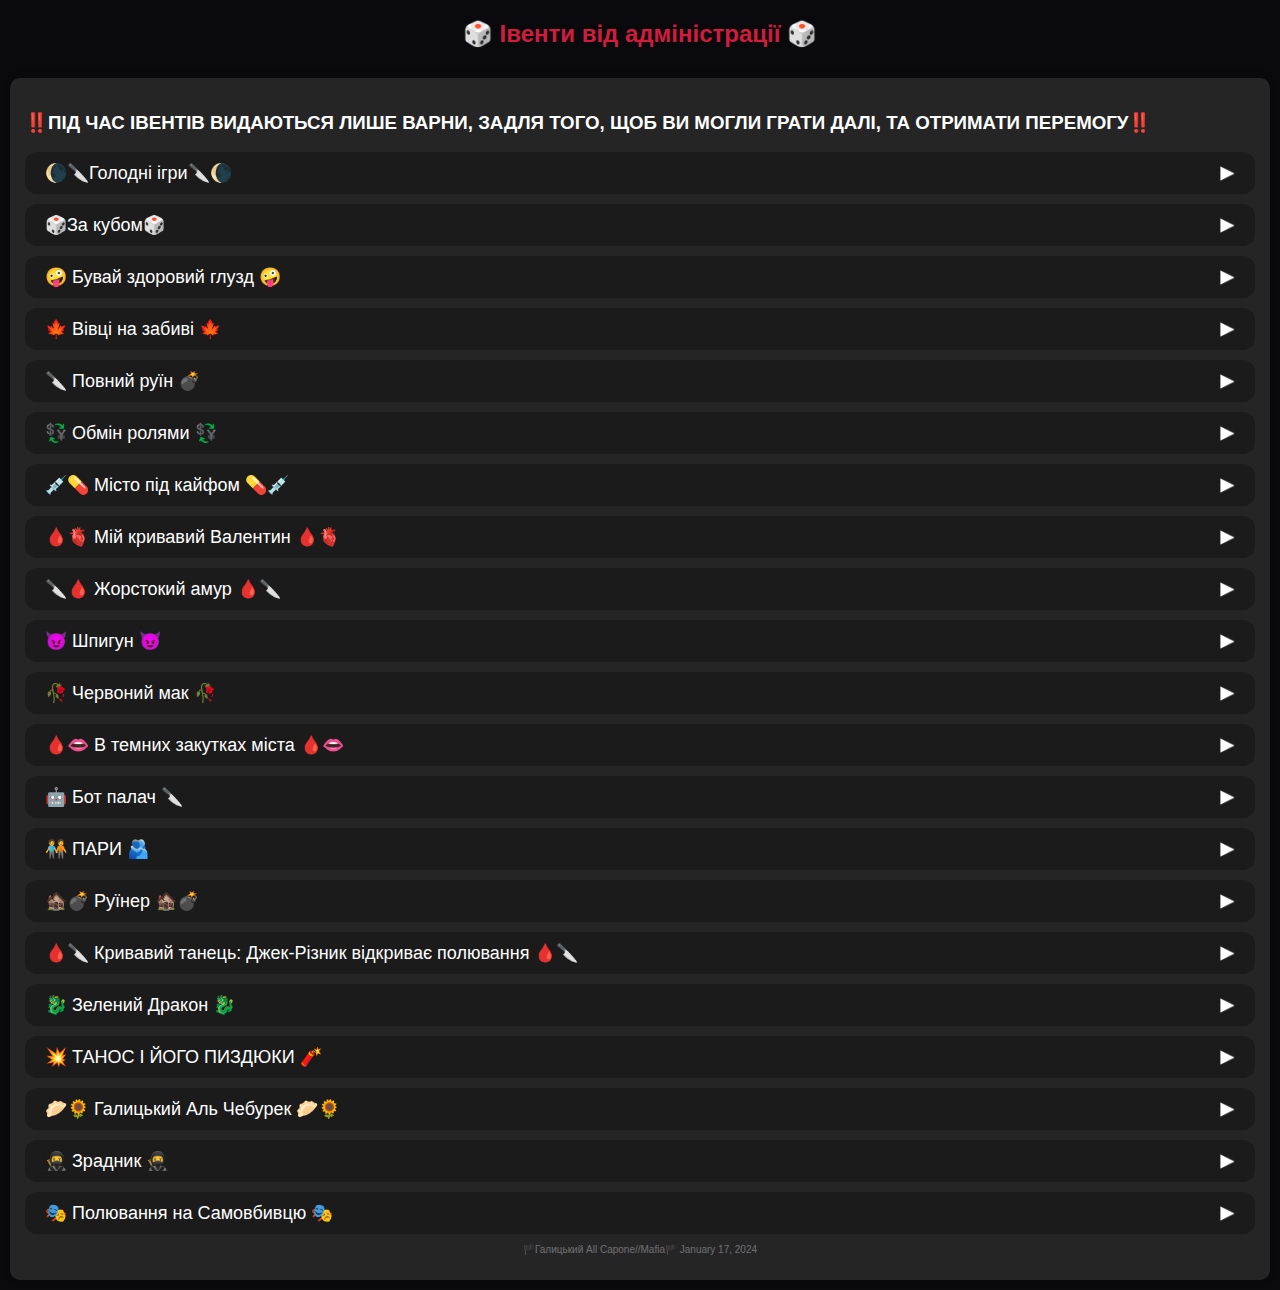
<file: Ivent.html>
<!DOCTYPE html>
<html lang="uk">
<head>
    <meta charset="UTF-8">
    <meta name="viewport" content="width=device-width, initial-scale=1.0">
    <title>Галицький</title>
    <link rel="icon" href="icon.jpeg" type="image/x-icon">
    <script src="script.js"></script>
    <link rel="stylesheet" href="style.css">
<head>

<body>

    <header style="color: #d01d3e;">🎲 Івенти від адміністрації 🎲</header>
    
    <div class="container">

        <div class="rules">

            <h3>‼️ПІД ЧАС ІВЕНТІВ ВИДАЮТЬСЯ ЛИШЕ ВАРНИ, ЗАДЛЯ ТОГО, ЩОБ ВИ МОГЛИ ГРАТИ ДАЛІ, ТА ОТРИМАТИ ПЕРЕМОГУ‼️</h3>


            <div class="toggle-block">
                <div class="toggle-header" onclick="toggleContent(this)">
                    🌘🔪Голодні ігри🔪🌘
                    <img src="arrow.png" alt="arrow" class="arrow">
                </div>
                <div class="toggle-content">
                    <p>Чи думали ви колись, що світ може бути жорстокішим, аніж є зараз? Чи не думали ви, що цим жорстокішим світом стане майбутнє?</p>

                    <h4>🌘🔪Голодні ігри🔪🌘</h4>

                    <p>Світ майбутнього не такий привабливий,як здається на перший погляд.Всі ці казки,романи писані в рожевих окулярах - залишаються просто забутим текстом на пожовклих листках.Та майбутнє вже тут,воно прийшло,і воно не таке,як ви собі уявляли...</p>
                    <ul>
                        <li>В кожній грі є ведучий(VIP),в нього в запасі 3 імунітета(ваш шанс на життя на одну ніч),він може розподілити імунітет між 3 гравцями,або ж віддати всі 3 одному.(імунітет роздається в випадковому порядку,його можна отримати як в першу,так і в останню ніч). (Імунітет розподілятиметься за допомогою рандомайзера).</li>

                        <li>Ведучий оголошує в чат,кому дає імунітет,інші гравці не мають права чіпати людину з імунітетом ні під час нічної дії(одна ніч),ні під час денної(один день),якщо ж хтось вб'є/повішає гравця з імунітетом,то він повинен вийти з гри за допомогою команди /leave,та як покарання - після гри отримує мут на 10 хвилин.</li>

                        <li>Головне правило Голодних ігор - у вас немає союзників,ви самі за себе.Основне завдання тут - вижити попри все.</li>

                        <li>Групуватися не заборонено,проте чи буде вам це вигідно?Адже пам'ятайте,той хто сьогодні ваш союзник - завтра вас жорстоко вб'є,або ж повішає.</li>

                        <li>Попри дозвіл на групування,в групці вас має бути не більше 4-ьох людей(тобто це законна гра в пп,проте не забувайте - переможець має бути один).</li>

                        <li>Вбивство союзників не карається.Стрільба без чеку не карається.Рандом за попередньою домовленістю - не карається(не забуваймо що це правило не діє на людину з імунітетом).</li>

                        <li>Будь яка взаємодія (навіть якщо це лікар,повія, або ж волоцюга) з людиною,яка отримала імунітет - карається.(Не забуваймо що це на одну ніч).</li>

                        <li>Не плутайте Голодні ігри з руїном,адже вам потрібно проявити неабиякі здібності, щоб опинитися одному в списку переможців.</li>
                    </ul>

                    <h3 style="color: #d01d3e;"></h3style>Приємних вам Голодних ігор,та нехай удача посміхнеться вам</h3>
                </div>
            </div>



            <div class="toggle-block">
                <div class="toggle-header" onclick="toggleContent(this)">
                    🎲За кубом🎲
                    <img src="arrow.png" alt="arrow" class="arrow">
                </div>
                <div class="toggle-content">
                    <p><em>Увімкнено режим: "Обмін ролями"</em></p>
                    
                    <h4>🎲 Основні правила:</h4>
                    <ul>
                        <li>Перша ніч: всі ролі виконують свої дії, проте Дон, Мафія і Джек пропускають хід.</li>
                        <li>Початок першого дня: лікар кидає кубик 🎲 і вішає гравця відповідно до випавшого номера (якщо гравець із цим номером вибув, вішання йде за порядком).</li>
                        <li>Після повішання: чинний Дон кидає кубик 🎲, передає роль новому Дону, який разом із мафією вбиває гравця за випавшим номером.</li>
                        <li>Вбивство союзників дозволено, якщо того вимагає куб.</li>
                        <li>Наступного ранку куб кидає Волоцюга (якщо його немає – повія, далі за порядком).</li>
                    </ul>
            
                    <h4>🎲 Порядок кидання кубика активними ролями:</h4>
                    <ol>
                        <li>Перший ранок – лікар.</li>
                        <li>Другий ранок – волоцюга.</li>
                        <li>Третій ранок – повія.</li>
                        <li>Четвертий ранок – слідчий.</li>
                        <li>П'ятий ранок – Джек-різник.</li>
                        <li>Шостий ранок – Святий Миколай.</li>
                    </ol>
            
                    <p>Якщо кубик випав на вас – ви все одно підлягаєте повішанню, винятків немає.</p>
                    <h3 style="color: #d01d3e;">Нехай удача буде на вашому боці, і куб допоможе вам перемогти! ☃️</h3>
                </div>
            </div>


            <div class="toggle-block">
                <div class="toggle-header" onclick="toggleContent(this)">
                    🤪 Бувай здоровий глузд 🤪
                    <img src="arrow.png" alt="arrow" class="arrow">
                </div>
                <div class="toggle-content">
                    <p>Містом шириться якийсь дивний туман, ті хто потрапляють під його вплив, моментально сходять з глузду. Люди в паніці, адже почали відбуватися дивні речі. Чи є в когось шанс протистояти цьому туману та дожити до ранку?</p>
                    
                    <h4>‼️ Мирні жителі та Дон з мафією</h4>
                    <p>На початку кожної гри ви маєте скинути ведучому в особисті повідомлення свою роль.</p>
            
                    <h4>‼️ Першу ніч всі абсолютно скіпають</h4>
                    <p>Доки ведучий не подасть сигнал про початок гри.</p>
            
                    <h4>👱 Мирні жителі</h4>
                    <p>Туман дуже сильно пошкодив вашу психіку, роки страждань та бездії дали про себе знати. В цій грі ви – кровожерливі палачі. Повішайте всі позитивні активні ролі на денному голосуванні, та доведіть, що ви все ж чогось варті.</p>
            
                    <h4>🤵 Дон і Мафія</h4>
                    <p>Ваша психіка була більш стійкою, проте певні зміни в вашому мисленні все ж трапилися. Ви стали на сторону мирних жителів, які не менше від вас хочуть вбити всі активні ролі. Допоможіть їм у цьому.</p>
            
                    <h4>🕵️‍♂️👄💉🍻🎅 Активні ролі</h4>
                    <p>Ваші цілі залишаються такими ж, як у стандартній грі, проте з новою умовою. Повішайте, застрельте, заглушіть або дайте померти мирним жителям, доки вони не вчинили жорстоку розправу над вами.</p>
            
                    <h4>‼️ Перемога зараховується в таких випадках:</h4>
                    <ul>
                        <li>🤵 Дону і мафії – вони залишаються сам на сам з мирними жителями (без жодної активної ролі).</li>
                        <li>👱 Мирним жителям – вони залишаються сам на сам з Доном і мафією.</li>
                        <li>🕵️‍♂️👄💉🍻🎅 Мирним активним ролям – вони залишаються без мафії та мирних жителів.</li>
                    </ul>
                </div>
            </div>



            <div class="toggle-block">
                <div class="toggle-header" onclick="toggleContent(this)">
                    🍁 Вівці на забиві 🍁
                    <img src="arrow.png" alt="arrow" class="arrow">
                </div>
                <div class="toggle-content">
                    <p>Друзі, хочемо представити вам цілком нову гру, де все перевертається з ніг на голову! </p>
                    
                    <h4>☘️ Правила гри:</h4>
                    <ul class="g-list">
                        <li><b>Слідчий</b> у цій грі не допомагає мирним, а працює на Дона. Його завдання – знаходити активні ролі та зливати їх Дону, або ж убивати на власний розсуд.</li>
                        <li>На початку кожної гри обирається ведучий. Дон і Слідчий повинні написати ведучому, щоб він їх звів у вбивчу пару.</li>
                        <li>В грі є лише три активні ролі: <b>Лікар, Дон і Слідчий</b>. Всі решта – мирні.</li>
                        <li>Мирні виступають як <b>"вівці на забив"</b>. Їхнє єдине завдання – шляхом голосування знайти та повісити Дона чи Слідчого.</li>
                        <li>Рандомне голосування в <b>першу ніч заборонене</b>, у подальші ночі – дозволено.</li>
                        <li>Гра базується на вашій інтуїції, тому це чудова нагода перевірити своє чуття.</li>
                    </ul>
                    
                    <h3 style="color: #d01d3e;">✨ Хай ваше чуття вас не підведе! 😉❤️</h3>
                </div>
            </div>



            <div class="toggle-block">
                <div class="toggle-header" onclick="toggleContent(this)">
                    🔪 Повний руїн 💣
                    <img src="arrow.png" alt="arrow" class="arrow">
                </div>
                <div class="toggle-content">
                    <p>💣  Дозволено ВСЕ.</p>
                    <p>🔪  Жодні правила гри не діють.</p>
                    <p>💣  Руїньте вишукано, покажіть іншим як потрібно🔪</p>
                    
                    <h3 style="color: #d01d3e;">✨ Нехай щастить, вбивати - це мистецство! (ruslanovvych)</h3>
                </div>
            </div>



            <div class="toggle-block">
                <div class="toggle-header" onclick="toggleContent(this)">
                    💱 Обмін ролями 💱
                    <img src="arrow.png" alt="arrow" class="arrow">
                </div>
                
                <div class="toggle-content">
                    
                    <h4>🔪 Кожної ночі ролі змінюються.</h4>
                    <p>Цієї ночі ти лікар, а наступної вже дон.</p>
                    
                    <h4>🔪 Ціль івенту - бути в списку переможців.</h4>
                    
                    <h4>🔪 Що ми не порушуємо:</h4>
                    <ul>
                        <li>💱 Не стріляємо в ролі слідчого, лише перевіряємо.</li>
                        <ul>
                            <li>💣 Виключенням є обмін ролями + повний руїн.</li>
                        </ul>
                        <li>💱 Якщо ти слідчий, та знайшов негативну роль - кидай в чат</li>
                        <ul>
                            <li>💣 Якщо знайшов саме ти, а не твій попередник, який був слідчим.</li>
                            <li>💣 Виключенням є обмін ролями + повний руїн.</li>
                        </ul>
                        <li>💱 Не вбиваємо своїх союзників (боріться проти спільного ворога, а не своїх).</li>
                        <ul>
                            <li>💣 Виключенням є обмін ролями + повний руїн.</li>
                        </ul>
                    </ul>
                </div>
            </div>

            <div class="toggle-block">
                <div class="toggle-header" onclick="toggleContent(this)">
                    💉💊 Місто під кайфом 💊💉
                    <img src="arrow.png" alt="arrow" class="arrow">
                </div>
                <div class="toggle-content">
                    <h3>💉 Передісторія:</h3>
                    <p>З реабілітаційного центру втік наркоман Павлик. Перед втечею він прихопив лікарський халат і кілька доз морфіну. Що ж чекає на місто з таким "лікарем"? 💊</p>
                    
                    <h3>💉💊 Активні ролі:</h3>
                    <ul>
                        <li>Лікар</li>
                        <li>Слідчий</li>
                        <li>Повія</li>
                        <li>Мирний житель</li>
                        <li>Дон</li>
                        <li>Мафія</li>
                    </ul>
                    
                    <h3>💉 Головний антагоніст – Лікар.</h3>
                    <p>Його лікування має несподівані наслідки. Зайшовши до гравця, він за допомогою ін'єкції змушує того виконувати будь-які його накази.</p>
                    
                    <h3>💉💊 Ліки від ін'єкції:</h3>
                    <p>На початку гри ведучий випадковим чином обирає двох гравців і видає їм ліки.</p>
                    
                    <h4>🔹 Як використовувати ліки:</h4>
                    <ul>
                        <li>Ви можете використати їх на собі.</li>
                        <li>Або передати іншому гравцю через ведучого.</li>
                        <li>Якщо ліки передаються лікарю – вони згорають.</li>
                        <li>Якщо гравець, який вже отримав ліки, отримує їх вдруге, він може:
                            <ul>
                            <li>Зберегти їх (отримати захист від двох відвідувань лікаря).</li>
                            <li>Передати далі.</li>
                        </ul>
                    </ul>
                    
                    <h3>💉💊 Наслідки лікування:</h3>
                    <ul>
                        <li>💊 Слідчий: Якщо лікар відвідав його – він стає союзником лікаря і має застрелити 3 людей, але якщо застрелить його, то повернеться до своєї ролі.</li>
                        <li>💊 Мирний житель: Після візиту лікаря натискає /leave.</li>
                        <li>💊 Повія: Після відвідування лікаря не може ходити.</li>
                        <li>💊 Дон: Після ін'єкції стає союзником лікаря та зливає список мафії.</li>
                        <li>💊 Мафія: Після ін'єкції змінює бік і допомагає мирним.</li>
                        <li>Якщо дон збожеволів і почав убивати мафію, ви маєте два варіанти:</li>
                    </ul>

                    <p>Якщо дон збожеволів і почав убивати мафію, ви маєте два варіанти:</p>
                    <ul>
                        <li>Видати дона мирним (натиснути /leave).</li>
                        <li>Мовчки чекати смерті від колишнього союзника.</li>
                    </ul>
                    
                    <h3>🔴💉 Основне завдання івенту:</h3>
                    <p>Знищити Лікаря будь-яким способом.</p>
                    <p>💊 Якщо лікаря вбито, а дія ін'єкції зникла, всі повертаються до виконання своїх стандартних ролей.</p>
                </div>
            </div>



            <div class="toggle-block">
                <div class="toggle-header" onclick="toggleContent(this)">
                    🩸🫀 Мій кривавий Валентин 🩸🫀
                    <img src="arrow.png" alt="arrow" class="arrow">
                </div>
                
                <div class="toggle-content">

                    <h4>🫀🩸 Ціль івенту - померти разом, зі своєю другою половинкою.</h4>
                    
                    <h4>🫀🩸 Опис івенту:</h4>
                    <ul>
                        <li>🫀 На початку гри ведучий (він же святий Валентин) ділить учасників на пари.</li>
                        <li>🩸 Ніхто з гравців не знає, з ким він потрапив у пару.</li>
                        <li>🫀 Якщо гравця вбили вночі - у передсмертному він пише, кого хоче забрати з собою на той світ.</li>
                        <li>🩸 Гравець, якого обрали, має прописати команду /leave.</li>
                    </ul>
                    
                    <h4>🫀🩸 Далі починається найцікавіше. Після цієї дії є два розвитки подій:</h4>
                    <ul>
                        <li>🫀 Якщо ви вгадали, та забрали на той світ гравця, якого Валентин вибрав вам за пару - ви обидвоє перемагаєте.</li>
                        <li>🩸 Якщо ж ви не вгадали, та забрали гравця, який є другою половиною іншого учасника - ведучий озвучує його пару, та той прописує команду /leave, як і той, чию пару було вбито.</li>
                    </ul>
                    
                    <h4>🫀🩸 Цікавеньке. Не забуваймо, якому святу присвячений цей івент. То ж давайте задіємо і івентову роль.</h4>
                    
                    <h4>🫀 Гравець, якому дісталася роль Амура, має особливе призначення в цьому івенті.</h4>
                    <ul>
                        <li>🩸 У нашій грі ти маєш обрати гравців, яким хочеш подарувати життя, попри втрату їхніх пар.</li>
                        <li>🫀 Тобто ти постійно маєш бути на зв'язку з ведучим, та розповідати йому про кожен свій крок.</li>
                        <li>🩸 Людинка, до якої ти зайшов, буде врятована від натиску на /leave, та зможе отримати перемогу навіть без своєї пари.</li>
                    </ul>
                    
                    <h4>🫀 Ти і твоя пара у будь-якому випадку перемагаєте.</h4>
                    
                    <h4>🫀🩸🌹 Система відкупу, або альтернативний спосіб вижити.</h4>
                    <ul>
                        <li>🌹 Після того як вас обрав гравець у передсмертному, у вас буде ще один шанс вижити, якщо з цим не допоміг Амур.</li>
                        <li>🩸 Запропонуйте викуп людині, яка хоче вас забрати з собою.</li>
                        <li>🌹 Ціна викупу - одна троянда, надіслана вбитому гравцю.</li>
                        <li>🩸 Про рішення відкупитися ви повідомляєте в чат.</li>
                        <li>🌹 Відкуп у будь-якому випадку приймається.</li>
                        <li>🩸 Якщо ж ви залишаєте відкуп своїй парі, то вам обидвом замість одного балу зараховується 2.</li>
                    </ul>
                    
                    <h4>🫀🩸 Всім приємної гри, надіємося ваша любов дозволить вам перемогти 🌹🩸</h4>
                </div>
            </div>
            


            <div class="toggle-block">
                <div class="toggle-header" onclick="toggleContent(this)">
                    🔪🩸 Жорстокий амур 🩸🔪
                    <img src="arrow.png" alt="arrow" class="arrow">
                </div>
                
                <div class="toggle-content">
                    <h4>🩸 Дякуємо за цей івент @nanasanq 🩸</h4>
                    
                    <p>Амур не в змозі виконати свою місію і знайти ідеальну пару, перетворився на жорстокого вбивцю. Тепер, він ходить світом і розносить смертельні троянди.</p>
                    <p>Йому байдуже хто ти, мафія, лікар чи може взагалі мирний. Він має лише одну мету: забрати на той світ тебе і всіх навколо.</p>
                    <p>Після того як до тебе завітав Амур - тобі не залишається нічого, як тиснути на /leave, вибач, та троянда вбила тебе.</p>
                    <p>Проте, чарівна повія може врятувати твою душу, розвіявши запах троянди тієї самої ночі.</p>
                    
                    <h4>🛑 Кожен може протистояти смертельній силі Амура</h4>
                    
                    <ul>
                        <li><strong>Мирний житель.</strong><br>
                            Щоб перемогти і залишитись в живих, ти повинен мати неабияку інтуїцію та троянду (можна придбати у крамничці).<br>
                            Протягом гри ти матимеш один шанс вбити Амура. Для цього обери одного гравця та надішли троянду. ❗️Обов'язково вказавши свій нік у повідомленні.❗️<br>
                            Якщо він виявиться Амуром, то покине гру (якщо надішлеш більше аніж 1 троянду, твоя перемога не буде зарахована).
                        </li>
                        <li><strong>Слідчий.</strong><br>
                            Всі мирні, і навіть мафія, сподіваються на тебе. Адже саме ти можеш знайти та покарати Амура за безліч смертей.<br>
                            Твоя мета - повісити Амура та врятувати всіх від смертельних троянд.
                        </li>
                        <li><strong>Мафія.</strong><br>
                            Здається, ви як і зазвичай вбиваєте всіх. Проте, невже Амур щойно вбив вашого союзника? Тепер вам байдуже на лікаря, повію і навіть слідчого.<br>
                            Ваша мета - знайти Амура і жорстоко поквитатися з ним.
                        </li>
                        <li><strong>Повія.</strong><br>
                            Ти головна перлина цього світу, адже лише ти можеш протистояти смертельній троянді Амура.<br>
                            Твоя ціль - знайти якомога більше гравців, до яких завітав Амур, та розвіяти запах троянди у ту саму ніч.
                        </li>
                        <li><strong>Амур.</strong><br>
                            Ти був настільки засмучений, не знайшовши пару, що тепер розносиш смерті та розповідаєш про кожну з них ведучому.<br>
                            Твоя ціль - принести троянду і позбутись всіх у цьому місті.<br>
                            Проте, що це? Невже троянда гравця розтопила твоє серце? Ти змушений тиснути /leave та покинути цей світ.
                        </li>
                    </ul>
                </div>
            </div>



            <div class="toggle-block">
                <div class="toggle-header" onclick="toggleContent(this)">
                    😈 Шпигун 😈
                    <img src="arrow.png" alt="arrow" class="arrow">
                </div>
                
                <div class="toggle-content">
                    <h4>😈 Дякуємо за цей івент @k1wxq 😈</h4>
                    
                    <p><strong>Головна роль:</strong> 💉 Лікар 💉</p>
                    
                    <p>💗 Тепер шпигун (лікар) грає за мафію, його ціль - дізнатися всі мирні активки та допомогти мафам 💗</p>
                    
                    <p>✨ На початку гри дон та шпигун (лікар) пишуть ведучому в пп, щоб він звів до купи вашу вбивчу пару ✨</p>
                    
                    <p>🪳 Також в пп ведучому пише слідчий 🪳</p>
                    
                    <p>Лікар кидає кожний свій хід ведучому, ціль лікаря - знайти слідчого та переманити його на свою сторону.</p>
                    
                    <p>Якщо все ж таки шпигун знайде слідчого, ведучий зведе їх пару, після цього слідчий повинен кинути всі чеки (мирні активки) шпигуну.</p>
                    
                    <p>Мафії, шпигун та слідчий переможуть тільки якщо залишаться разом.</p>
                    
                    <p><strong>P.S.</strong> Інші ролі шукають лікаря (наприклад, волоцюга може його побачити в людини).</p>
                </div>
            </div>


            <div class="toggle-block">
                <div class="toggle-header" onclick="toggleContent(this)">
                    🥀 Червоний мак 🥀
                    <img src="arrow.png" alt="arrow" class="arrow">
                </div>
                
                <div class="toggle-content">
                    <h4>🥀 Основна ідея івенту - виконати своє особливе завдання 🤫</h4>
                    
                    <p><strong>Завдання:</strong></p>
                    
                    <p><strong>🤵‍♂️ Дон:</strong> Час зайнятися благодійністю 🤫 Твоїм особливим завданням стало вбити самогубцю. Допоможи цьому нещасному.</p>
                    
                    <p><strong>🧔‍♂️ Мафія:</strong> Скільки можна творити зло? Ми вирішили, що тобі саме час допомагати мирним. Повішайте дона, проте не розкривайте при цьому свою роль 😄</p>
                    
                    <p><strong>🕵️‍♂️ Слідчий:</strong> А тобі навпаки час переходити на темну сторону. Доля підготувала для тебе особливе завдання - застрелити дві мирні активні ролі підряд (тобто дві ночі - дві ролі), а не за всю гру 🙃</p>
                    
                    <p><strong>💉 Лікар:</strong> Думаю, ти знаєш, скільки випробувань випало на долю дона. Допоможи йому. Твоє завдання - врятувати дона від чар повії один раз 😘</p>
                    
                    <p><strong>🔌🛁 Самогубця:</strong> Тобі не звикати руйнувати ігри, щоб перемогти. Повішай одну мирну активну роль або ж мирного жителя 😜</p>
                    
                    <p><strong>🫦 Повія:</strong> Думаю, ти вже зрозуміла, яку сторону обрав лікар. Так завадь йому виконати своє завдання. Заглуши його ☺️</p>
                    <ul>
                        <li>До 10-ти учасників у грі - 1 раз.</li>
                        <li>Від 10-ти учасників у грі - 2 рази.</li>
                    </ul>
                    
                    <p><strong>🔪 Джек-різник:</strong> Молися на свою вдачу, адже твоїм завданням стало вбити повію в перші дві ночі 🥹</p>
                    
                    <p><strong>🍻 Волоцюга:</strong> Складну долю ти маєш, адже твоє завдання за межею фантастики. Вночі ти маєш побачити жорстокого вбивцю. Чаклуна 🙀</p>
                    
                    <p><strong>🪄 Чаклун:</strong> Схоже, тобі набридло вбивати. Та й не модно це вже. Викручуй свою підозрілість на повну - твоїм завданням стало заставити слідчого зайти до тебе, не розкриваючи ролі 🚔</p>
                    
                    <p><strong>🧑‍💼 Мирні жителі:</strong> Тепер ви головні прихильники здорового способу життя, та готові карати всіх, хто живе інакше. Ваша ціль - повішати Волоцюгу 😵</p>
                </div>
            </div>



            <div class="toggle-block">
                <div class="toggle-header" onclick="toggleContent(this)">
                    🩸👄 В темних закутках міста 🩸👄
                    <img src="arrow.png" alt="arrow" class="arrow">
                </div>
                
                <div class="toggle-content">
                    <h4>🎯 Головна мета гри - знайти і знищити повію, яка може зачарувати вас і зробити бездіяльними. Повія хоче позбутися мафії і лікаря, який може вас врятувати.</h4>
                    
                    <p>Ведучий знає ролі і оголосить переможців після смерті повії. На час гри ви не будете бачити ролі померлих та ролі гравців, які вилетіли за АФК.</p>
                    
                    <h4>🩸👄 ПРАВИЛА ІВЕНТУ:</h4>
                    
                    <ul>
                        <li>🩸 Повія і лікар пишуть ведучому в пп.</li>
                        <li>👄 Якщо повія заходить до вас - ви не можете нічого робити (не ходите в боті, не голосуєте, вилітаєте за АФК).</li>
                        <li>🩸 Всі ролі мають усунути повію, перш ніж вона до них зайде.</li>
                        <li>👨‍⚕ Лікар - єдиний, хто може вас врятувати від повії.</li>
                        <li>🔴 Якщо повія та лікар заходять до вас одночасно - ви граєте далі.</li>
                    </ul>
                </div>
            </div>


            <div class="toggle-block">
                <div class="toggle-header" onclick="toggleContent(this)">
                    🤖 Бот палач 🔪
                    <img src="arrow.png" alt="arrow" class="arrow">
                </div>
                
                <div class="toggle-content">
                    <h4>Гей слідчий! Хочеш поруїнувати? Тоді тобі сюди, повішай кого завгодно та відіграйся на славу 😁</h4>
                    
                    <p><strong>📎 Всі гравці повинні виконувати свою роль, поки слідчий не скине чеки (перевірка ролей) в чат.</strong></p>
                    
                    <h4>❗ ПРИКЛАД:</h4>
                    
                    <p><strong>Соля — Дон! 🤵‍♂️</strong></p>
                    
                    <p>👨‍💻 Ведучий пише в чат: «інфа що соля дон»,</p>
                    <p>🤖 бот скаже: «Мені здається близько — 5%».</p>
                    
                    <p><strong>📎 Якщо буде 50% або більше, гравці повинні повішати того, хто в чеках слідчого.</strong></p>
                    
                    <p>🕵️‍♂️ Слідчий пише в чат: «Інфа що дон цієї ночі вб'є Катю». Якщо бот скаже менше 50% - ДОН ПРОПУСКАЄ ХІД!</p>
                    
                    <p><strong>🕵️‍♂️ Слідчий може обманювати, тому вірити йому не можна!!</strong></p>
                    
                    <p><strong>📎 Проте слідчий, не зловживай своїми можливостями. Стрільба для тебе під забороною! 🔫🙅‍♂️</strong></p>
                    
                    <p><strong>🖇️ Це гра на виживання. Лише доживши до кінця гри - ти зможеш отримати перемогу 🥇</strong></p>
                    
                    <h3 style="color: #d01d3e;">Щасти! 🫶🏻🙃</h3>
                </div>
            </div>



            <div class="toggle-block">
                <div class="toggle-header" onclick="toggleContent(this)">
                    🧑‍🤝‍🧑 ПАРИ 🫂
                    <img src="arrow.png" alt="arrow" class="arrow">
                </div>
                
                <div class="toggle-content">
                    <h4>Хочеш пограти мафію в парі з подругою, чи другом? Цей івент для тебе 🫂🫶🏻</h4>
                    
                    <p><strong>❗️ СУТЬ ГРИ:</strong></p>
                    <p>Ти повинен виграти з обраною тобою парою 🥇</p>
                    
                    <p><strong>❗️ ПРАВИЛА:</strong></p>
                    <ul>
                        <li>✍️ Ти обираєш собі пару, разом з нею обираєте смайлик та повідомляєте про свій вибір ведучому.</li>
                        <li><strong>НАПРИКЛАД:</strong> Віталій🐸 — Владислав🐸</li>
                        <li>👥 Ви можете зливати свою роль парі в приватні повідомлення.</li>
                        <li><strong>❗️ ПРОТЕ</strong> якщо ви дон, то вам також <strong>ЗАБОРОНЕНО</strong> зливати своїх союзників.</li>
                        <li>👾 Якщо твою пару вбили/повісили, ти повинен прописати команду: <code>/leave</code>, та вийти з гри.</li>
                        <li>👥 Але памʼятайте, що без пари вам грати, та заходити не можна :)</li>
                    </ul>
                </div>
            </div>



            <div class="toggle-block">
                <div class="toggle-header" onclick="toggleContent(this)">
                    🏚️💣 Руїнер 🏚️💣
                    <img src="arrow.png" alt="arrow" class="arrow">
                </div>
                
                <div class="toggle-content">
                    <h4>Інколи зʼявляється велике бажання поруїнити в грі, тоді тобі випадає можливість стати руїнером до самого кінця :) 💫</h4>
                    
                    <p><strong>❗️ Правила івенту: ❗️</strong></p>
                    <ul>
                        <li>Всі активні ролі пишуть ведучому (повія, дон, мафія, журналістка, лікар, джек різник, маніяк, слідчий, баламут, сержант, волоцюга, чаклун, тощо) 🌝🌚</li>
                        <li>Ведучий обирає руїнера та дає вказівки щодо руїну.</li>
                        <li>Коли всі вичислили руїнера — починається звичайна гра 🥳</li>
                        <li>До речі, може бути не тільки один руїнер: 
                            <ul>
                                <li>від 10 учасників — 2 руїнера,</li>
                                <li>від 15 учасників — 3,</li>
                                <li>від 20 учасників — 4,</li>
                                <li>від 25 учасників — 5 😉</li>
                            </ul>
                        </li>
                    </ul>
                    
                    <h3 style="color: #d01d3e;">Нехай вдача буде на вашій стороні! 🍀</h3>
                </div>
            </div>


            <div class="toggle-block">
                <div class="toggle-header" onclick="toggleContent(this)">
                    🩸🔪 Кривавий танець: Джек-Різник відкриває полювання 🩸🔪
                    <img src="arrow.png" alt="arrow" class="arrow">
                </div>
                
                <div class="toggle-content">
                    <h4>Сьогодні ми хочемо перенести вас у 19 століття. Час, який запам'ятався своїм жорстоким вбивцею і катом. Бійтеся приходу ночі, адже невдовзі він вийде на полювання, і вбивства його будуть не просто кривавими...</h4>
                    
                    <p>На початку кожної гри обирається ведучий. Дон, мафія і Джек-Різник, ви повинні повідомити йому про свої ролі, для подальшого контакту!</p>
                    
                    <p><strong>🔪 Дон:</strong> Цього разу ти не самостійний персонаж. Головний над тобою - Джек-Різник, і твоєю головною задачею буде допомогти йому вбити повію.</p>
                    
                    <p><strong>🔪 Джек-Різник:</strong> Керуй своїми підданими правильно, не забувай - твоє головне завдання позбутися повії, мирних залиш Дону та мафії.</p>
                    
                    <p><strong>🔪 Повія:</strong> Твоїм союзником буде лікар, та тут він має вгадати кого лікувати, тому ти у відносній безпеці, доки він живий.</p>
                    
                    <p><strong>🔪 Мирні:</strong> Я навіть не знаю, що вам сказати... Ну, щасти 🥺.</p>
                    
                    <p><strong>Перемогти в цій грі можна лише за умови, що Джек-Різник вб'є повію (саме Джек, не Дон).</strong></p>
                    
                    <p><strong>Якщо Дон переб'є всіх мирних, а повія буде жива - перемога за повією, а не злочинцями!!</strong></p>
                    
                    <p><strong>Правила гри:</strong></p>
                    <ul>
                        <li>В грі не дотримуємося стандартних правил, можливий рандом з першої ночі, та з попередніми обговореннями.</li>
                        <li>Повія, старайся не палити свою роль, але і не дай себе лінчувати.</li>
                        <li>Якщо мирні все ж лінчували повію, гра зупиняється і перемога йде в користь Джека-Різника.</li>
                    </ul>
                    
                    <h3 style="color: #d01d3e;">Нехай щастить 💋</h3>
                </div>
            </div>



            <div class="toggle-block">
                <div class="toggle-header" onclick="toggleContent(this)">
                    🐉 Зелений Дракон 🐉
                    <img src="arrow.png" alt="arrow" class="arrow">
                </div>
                
                <div class="toggle-content">
                    <h4>Що ж потрібно зробити? Лише знайти Волоцюгу і вбити його 🔪</h4>
                    
                    <p><strong>Хто може стати кращим гравцем:</strong></p>
                    <ul>
                        <li>🐉 Той, хто вб'є/повісить Волоцюгу (знайшовшим вважається той, хто перший проголосував).</li>
                        <li>* Якщо Мафія або Маніяк переб'ють Мирних, то переможцем автоматично стає Волоцюга, щоб було не все так легко!);</li>
                        <li>🐉 Волоцюга, якщо залишиться живим до кінця гри.</li>
                    </ul>
                    
                    <p><strong>🛠 Налаштування:</strong></p>
                    <ul>
                        <li>🧩 Практично всі ролі вимкнені, залишаться тільки обрані: Маніяк, Мирні жителі, Мафія, ну і звичайно ж Волоцюга.</li>
                        <li>🧙‍♂️🧩 Бафи будуть відключені.</li>
                    </ul>
                    
                    <p><strong>‼️ ГРА СКАСОВУЄТЬСЯ, ПІСЛЯ ВБИВСТВА ВОЛОЦЮГИ!</strong></p>
                </div>
            </div>



            <div class="toggle-block">
                <div class="toggle-header" onclick="toggleContent(this)">
                    💥 ТАНОС І ЙОГО ПИЗДЮКИ 🧨
                    <img src="arrow.png" alt="arrow" class="arrow">
                </div>
                
                <div class="toggle-content">
                    <h4>Івент, в якому гравці намагаються вбити безумного титана, але не все так просто, як здається…</h4>
                    
                    <p>У Таноса є його прихильники - це його "пиздюки". Якщо знищити пиздюків — помре і Танос.</p>
                    
                    <p><strong>Особливості гри:</strong></p>
                    <ul>
                        <li>✨ На початку гри ведучий обирає трьох гравців — це будуть наші пиздюки Таноса, але вони не знають про це.</li>
                        <li>✨ Поки не вбили всіх пиздюків Таноса - чіпати титана заборонено!</li>
                        <li>✨ Всі активні ролі в першу ніч скіпають.</li>
                        <li>✨ В ролі Таноса виступає Маніяк, він пише в чат, що він Маніяк - він всю гру відкритий.</li>
                        <li>✨ Завдання всіх гравців - вбити пиздюків Таноса. Тільки якщо вбити дітей - можна вбити Таноса.</li>
                        <li>✨ При вбивстві одного з пиздюків ведучий пише в чат: «Курва мать, їщє одне поїхало на Галичину».</li>
                    </ul>
                    
                    <p><strong>Налаштування 🛠:</strong></p>
                    <ul>
                        <li>👾 Бафи вимкнені.</li>
                        <li>👾 Ролі Адвоката і Сержанта вимкнені.</li>
                        <li>👾 Рандом дозволено з першого дня.</li>
                        <li>👾 Вбивство союзника.</li>
                    </ul>
                    
                    <p><strong>🏆 Хто зможе отримати перемогу:</strong></p>
                    <ul>
                        <li>💀 Той, хто найбільше нарандомить на пиздюків Таноса;</li>
                        <li>💀 Той, хто самий перший вбʼє Таноса після смерті його пиздюків.</li>
                    </ul>
                </div>
            </div>



            <div class="toggle-block">
                <div class="toggle-header" onclick="toggleContent(this)">
                    🥟🌻 Галицький Аль Чебурек 🥟🌻
                    <img src="arrow.png" alt="arrow" class="arrow">
                </div>
                
                <div class="toggle-content">
                    <h4>🥟 Ви чули, що Галицький Аль Капоне відкриває свою чебуречну? Але звісно ж, що не все так просто...</h4>
                    
                    <p>🌻🥟 Вітаємо вас у нашому чудовому закладі, який наповнений ароматами свіжих чебуреків, та олії, яку замінюють кожен день!</p>
                    
                    <p>‼️ Проте у нас завівся конкурент, який хоче викрасти наші чудові рецепти, щоб розкрутити свій заклад, і ми повинні перешкодити йому це зробити!</p>
                    
                    <p><strong>🌻 Ролі, як персонажі івенту:</strong></p>
                    <ul>
                        <li>🫄 Дон - конкурент.</li>
                        <li>👨 Мирні жителі - чебуреки.</li>
                        <li>🔌🛁 Самогубця - веган чебурек.</li>
                        <li>👴 Мафія - чи помічники вони Дону?</li>
                    </ul>
                    
                    <p><strong>🥟 Умови івенту:</strong></p>
                    <ul>
                        <li>🌻 На початку гри всі мирні жителі, та мафія (лише мафія, не дон) ПИШУТЬ В ПП ВЕДУЧОМУ ‼️</li>
                        <li>🥟 Трьом мж ведучий дає особливу роль, а саме - обирає трьох чебуреків, за якими буде вести полювання дон.</li>
                    </ul>
                    
                    <p><strong>🌻🥟 Види чебуреків:</strong></p>
                    <ul>
                        <li>🥟 З яловичиною;</li>
                        <li>🥟 З сиром;</li>
                        <li>🥟 З часником.</li>
                    </ul>
                    
                    <p><strong>🌻🥟 Завдання чебуреків:</strong> Не дати себе вбити. На вашій стороні святий рандом, який ДОЗВОЛЕНИЙ З 2 НОЧІ.</p>
                    
                    <p><strong>🫄🥟 Дон:</strong> Твоє завдання - перебити всіх мж, які є чебуреками, але будь обережним, адже в грі ще є самогубця.</p>
                    
                    <p><strong>🔌🛁 Самогубця:</strong></p>
                    <ul>
                        <li>🥟 Веган чебурек, або чебурек з сюрпризом.</li>
                        <li>🌻 Якщо Дон вночі вбиває самогубцю, то ведучий обирає одну мафію, яка має прописати команду <code>/leave</code>, та покинути наш заклад.</li>
                    </ul>
                    
                    <p><strong>🌻🥟 При рандомі на голосуванні постраждав один з чебуреків?</strong> Нічого страшного, адже на нашій кухні дуже легко знайти йому заміну!</p>
                    
                    <p><strong>🌻 Якщо мирні жителі при рандомі днем повішали одного з чебуреків:</strong> Ведучий пише в пп комусь з мафії, і та людина стає новим чебуреком, або ж новою жертвою Дона.</p>
                    
                    <p><strong>🥟🌻 УМОВИ ДЛЯ ПЕРЕМОГИ В ІВЕНТІ:</strong></p>
                    <ul>
                        <li>🫄 Дон - перебити всіх чебуреків (навіть якщо серед них твій колега);</li>
                        <li>👨 Мирні жителі - повішати все мафіозне угрупування, зберегти бодай одного чебурека;</li>
                        <li>🔌🛁 Самогубця - вижити до кінця гри;</li>
                        <li>👴 Мафія - бог у поміч.</li>
                    </ul>
                    
                    <p><strong>🥟🌻 НАЛАШТУВАННЯ:</strong></p>
                    <ul>
                        <li>🥟 Вимкнені бафи;</li>
                        <li>🌻 Вимкнені усі ролі, окрім дона, мафії, мирних жителів, самогубці;</li>
                        <li>🥟 Збільшено кількість мафії (3/3);</li>
                        <li>🌻 Увімкнено можливість вбивства союзників;</li>
                        <li>🥟 Вимкнено денне афк для мж.</li>
                    </ul>
                </div>
            </div>



            <div class="toggle-block">
                <div class="toggle-header" onclick="toggleContent(this)">
                    🥷 Зрадник 🥷
                    <img src="arrow.png" alt="arrow" class="arrow">
                </div>
                
                <div class="toggle-content">
                    <h4>Дякуємо за івент @Bohdankhik 🖤</h4>
                    
                    <p>Вас запрошують у світ, де інтриги та зради плетуться в один клубок, а довіра коштує більше за золото. Це містечко, де кожен має свою роль, але серед вас є один, хто таємно прагне знищити інших. Чи зможете ви викрити зрадника до того, як він завдасть удару?</p>
                    
                    <p>У маленькому містечку, захованому серед гір, панує спокій. Але під цим миром ховається таємна боротьба за владу. Лише нещодавно сюди повернувся таємничий ненависник, який хоче помститися. Кожен житель знає, що довіра – це розкіш. Ведучий, натхнений загадками минулого, створив віртуальний простір, де кожен гравець може підключитися і обмінюватися думками, сплітаючи інтриги в єдину мережу таємниць. Проте, за однойменним вечором криється справжня гра, де зрадник повинен бути знайдений, перш ніж станеться трагедія.</p>
                    
                    <p><strong>Правила гри:</strong></p>
                    <ul>
                        <li>🎭 Усі учасники надсилають свої ролі ведучому. Він вибирає одного зрадника (мж), наділяючи його небезпечним ножем для виконання своєї таємної місії.</li>
                        <li>🎭 Зрадник (мж), усвідомлюючи свої темні наміри, може вибрати будь-якого гравця (крім дону і мафії) для нападу. Ваш вибір може бути фатальним, тому обміркуйте його ретельно.</li>
                        <li>🎭 Ведучий отримує інформацію про вибір зрадника і передає її дону. Дон виконує волю зрадника, і все починає розгортатися.</li>
                        <li>🎭 Інші ролі, такі як слідчий, повія та лікар, намагаються вгадати, хто ж є зрадником. Вони отримують підказки від ведучого, щоб максимально наблизитися до правди.</li>
                        <li>🎭 Якщо слідчий вирішує перевірити підозрюваного зрадника і вгадує правильно, він може повідомити ведучому, що призводить до арешту зрадника. Успіх змінює хід гри.</li>
                        <li>🎭 Як тільки зрадника арештовують, Дони відкривають своє справжнє обличчя і готові до дій. Якщо ж зрадника не вдається виявити, на наступні дні Дони почнуть вбивати інших учасників.</li>
                    </ul>
                    
                    <p><strong>⚔️ Основне завдання мирних ролей (крім зрадника):</strong> Виявити зрадника і уникнути його впливу. Будьте уважні, адже кожен ваш вибір може стати вирішальним у цій небезпечній грі.</p>
                    
                    <p><strong>⚔️ Завдання зрадника:</strong> Залишитися невиявленим. Ви готові до випробування?</p>
                </div>
            </div>



            <div class="toggle-block">
                <div class="toggle-header" onclick="toggleContent(this)">
                    🎭 Полювання на Самовбивцю 🎭
                    <img src="arrow.png" alt="arrow" class="arrow">
                </div>
                
                <div class="toggle-content">
                    <h4>🕵️‍♂️ Опис гри:</h4>
                    <p>У цьому режимі гравці мають випадковим чином повісити Самовбивцю, перш ніж гра закінчиться. Самовбивця, у свою чергу, повинен зробити все можливе, щоб залишитися в живих.</p>
                    
                    <p><strong>📜 Правила гри:</strong></p>
                    <ul>
                        <li>🛑 Гра починається з пропуску ходу для Дона, Джека та Маніяка.</li>
                        <li>🎲 Щоранку на рандом когось вішають – це єдиний дозволений руїн.</li>
                        <li>🎯 Ціль всіх гравців: знайти Самовбивцю та повісити його.</li>
                        <li>🏃 Ціль Самовбивці: не дати себе повісити.</li>
                        <li>🕵️ Слідчий може знайти Самовбивцю та скинути його роль у загальний чат – тоді його одразу вішають.</li>
                        <li>🔪 Маніяк може вбити Самовбивцю вночі – у такому разі гра також завершується.</li>
                        <li>🔚 Гра завершується одразу після лінчування або вбивства Самовбивці.</li>
                    </ul>
                    
                    <p><strong>⚖️ Перемога:</strong></p>
                    <ul>
                        <li>🏆 Переможцями стають:</li>
                        <ul>
                            <li>Ті, хто першими проголосували за Самовбивцю і тим самим повісили його.</li>
                            <li>Дон і Самовбивця, якщо вони перемагають разом.</li>
                            <li>Маніяк, якщо він вбиває Самовбивцю вночі.</li>
                        </ul>
                    </ul>
                    
                    <p><strong>⚙️ Налаштування:</strong></p>
                    <ul>
                        <li>✅ Пропуск нічної дії 🌙</li>
                        <li>✅ Автоматичне завершення гри після лінчування або вбивства Самовбивці 🎭</li>
                    </ul>
                    
                    <p><strong>🎭 Ролі:</strong></p>
                    <ul>
                        <li>🤵 Дон – на початку гри пише ведучому в приват, щоб дізнатися, хто є Самовбивцею. Це потрібно, щоб випадково його не вбити.</li>
                        <li>💀 Самовбивця – також на початку гри пише ведучому в приват.</li>
                        <li>🔪 Маніяк – якщо вбиває Самовбивцю, гра завершується, і він перемагає.</li>
                        <li>🎭 Інші ролі (червоні та білі) – виконують свої стандартні обов’язки.</li>
                        <li>⚠️ Єдине, що дозволено як "руїн" – випадкове повішання щоранку.</li>
                    </ul>
                    
                    <p><strong>🏁 Кінець гри:</strong></p>
                    <p>Як тільки Самовбивця повішений або вбитий Маніяком – гра завершується. 🎉</p>
                </div>
            </div>

    

        </div>

        <p class="down">🏴Галицький All Capone//Mafia🏴 January 17, 2024</p>
        
    </div>
</body>
</file>
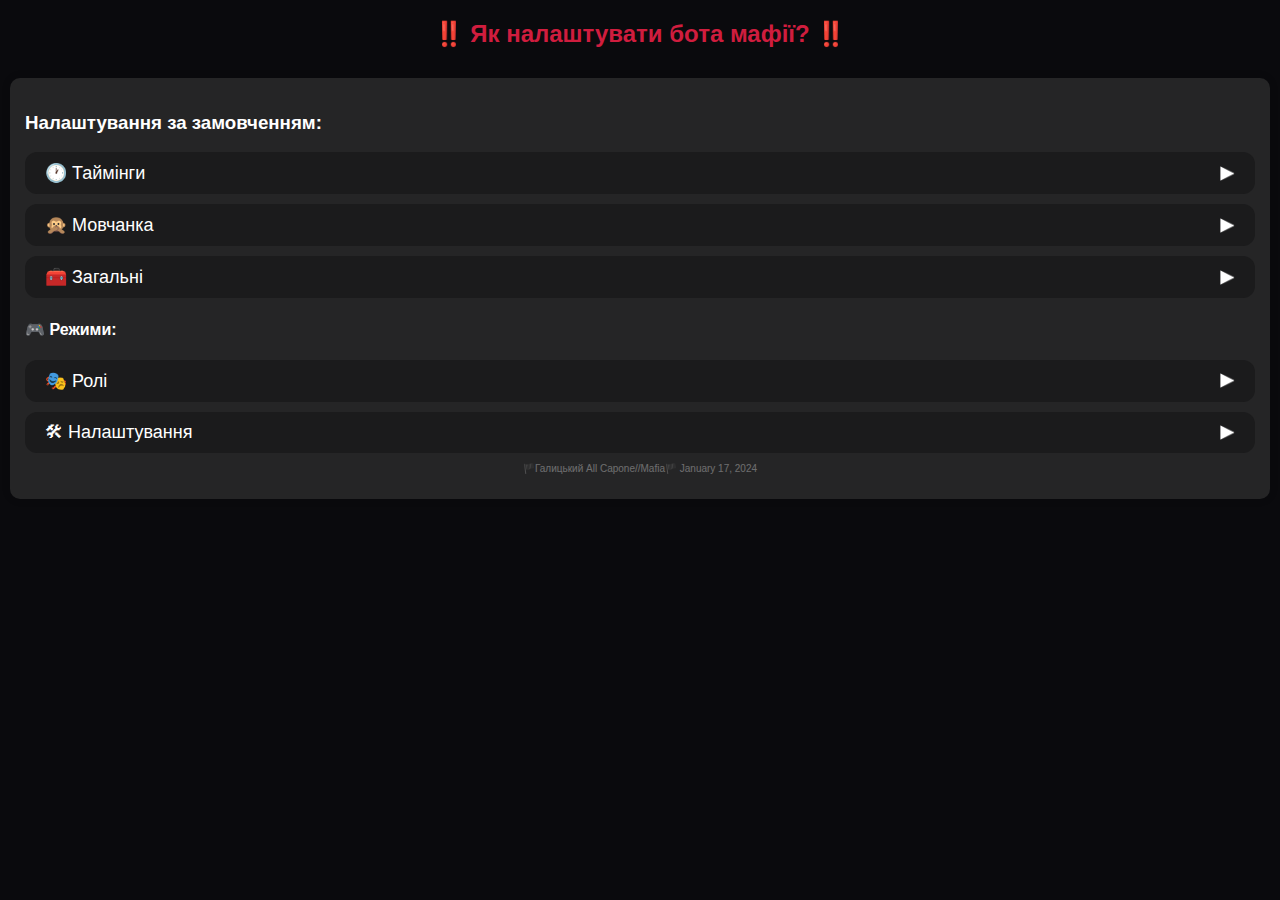
<file: mset.html>
<!DOCTYPE html>
<html lang="uk">
<head>
    <meta charset="UTF-8">
    <meta name="viewport" content="width=device-width, initial-scale=1.0">
    <title>Галицький</title>
    <link rel="icon" href="icon.jpeg" type="image/x-icon">
    <script src="script.js"></script>
    <link rel="stylesheet" href="style.css">
<head>

<body>

    <header style="color: #d01d3e;">‼️ Як налаштувати бота мафії? ‼️</header>
    
    <div class="container">

        <div class="rules">

        <h3>Налаштування за замовченням:</h3>

            <div class="toggle-block">
                <div class="toggle-header" onclick="toggleContent(this)">
                    🕐 Таймінги
                    <img src="arrow.png" alt="arrow" class="arrow">
                </div>
                <div class="toggle-content">
                   
                    <ul class="dark-list">Реєстрація: 360</ul>
                    <ul class="dark-list">Ніч: 60</ul>
                    <ul class="dark-list">День: 60</ul>
                    <ul class="dark-list">Голосування: 60</ul>
                    <ul class="dark-list">Підтвердження: 60</ul>
                    <ul class="dark-list">Рулетка: 15</ul>
                </div>
            </div>


            <div class="toggle-block">
                <div class="toggle-header" onclick="toggleContent(this)">
                    🙊 Мовчанка
                    <img src="arrow.png" alt="arrow" class="arrow">
                </div>
                <div class="toggle-content">
                   
                    <ul class="dark-list">Для вбитих: Так</ul>
                    <ul class="dark-list">Для сплячих: Ні</ul>
                    <ul class="dark-list">Для неграючих: Так</ul>
                </div>
            </div>

            <div class="toggle-block">
                <div class="toggle-header" onclick="toggleContent(this)">
                    🧰 Загальні
                    <img src="arrow.png" alt="arrow" class="arrow">
                </div>
                <div class="toggle-content">
                   
                    <ul class="dark-list">Пін реєстрації: Так</ul>
                    <ul class="dark-list">Видалення медіа: Ні</ul>
                    <ul class="dark-list">Показувати емодзі: Так</ul>
                    <ul class="dark-list">Фільтр лайки: Ні</ul>
                    <ul class="dark-list">Фільтр посилань: Так</ul>
                    <ul class="dark-list">Денне афк: Так</ul>
                    <ul class="dark-list">Захист вмісту: Ні</ul>
                    <ul class="dark-list">Сповіщення про донат: Так</ul>
                    <ul class="dark-list">Оповіщення після гри: увімкненно, посилання</ul>
                    <ul class="dark-list">Відправка медіа: Гіф</ul>
                    

                </div>
            </div>

            <h4>🎮 Режими:</h4>

            <div class="toggle-block">
                <div class="toggle-header" onclick="toggleContent(this)">
                    🎭 Ролі
                    <img src="arrow.png" alt="arrow" class="arrow">
                </div>
                <div class="toggle-content">
                   
                    <ul class="dark-list">Роль Слідчого: 6</ul>  
                    <ul class="dark-list">Роль Лікаря: 4</ul>  
                    <ul class="dark-list">Роль Самовбивці: 8</ul>  
                    <ul class="dark-list">Роль Повії: 7</ul>  
                    
                    <ul class="dark-list">Роль Джека-Різника: 9</ul>  
                    <ul class="dark-list">Ролі Маніяка та Чаклуна: 14</ul>  
                    <ul class="dark-list">Роль Волоцюги: 10</ul>  
                    <ul class="dark-list">Роль Сержанта: 13</ul>  
                    
                    <ul class="dark-list">Ролі Адвоката і Баламута: 13</ul>  
                    <ul class="dark-list">Роль Щасливчика: 5</ul>  
                    <ul class="dark-list">Роль Камікадзе: 3</ul>  
                    <ul class="dark-list">Роль Журналістки: 12</ul>  
                    
                    <ul class="dark-list">Роль Домініки: 12</ul> 
                    <ul class="dark-list">Святий Миколай(зимовий івент) - 4</ul>
                    <ul class="dark-list">Крампус(зимовий івент) - 4</ul>  
                    
                </div>
            </div>

            <div class="toggle-block">
                <div class="toggle-header" onclick="toggleContent(this)">
                    🛠 Налаштування
                    <img src="arrow.png" alt="arrow" class="arrow">
                </div>
                <div class="toggle-content">
                   
                    <ul class="dark-list">Увімкнення бафів: так(всі)</ul>
                    <ul class="dark-list">Показувати виконавців: Так</ul>
                    <ul class="dark-list">K-сть мафії: Більше 1/4</ul>
                    <ul class="dark-list">Таємне голосування: Відкрите</ul>
                    <ul class="dark-list">Показувати цілі: Ні</ul>
                    <ul class="dark-list">Показувати ролі: Так</ul>
                    <ul class="dark-list">Вбивство союзників: Ні</ul>
                    <ul class="dark-list">Постріл у першу ніч: Ні</ul>
                    <ul class="dark-list">Сповіщення про дії: Так</ul>
                    <ul class="dark-list">Пропуск нічної дії: Ні</ul>
                    <ul class="dark-list">Пропуск денного голосування: Так</ul>
                    <ul class="dark-list">Рулетка ігрової ролі: Так</ul>
                    <ul class="dark-list">Голос за останнього: Ні</ul>
                    <ul class="dark-list">Чат Слідчого і Сержанта: Так</ul>
                    <ul class="dark-list">Питання Мирним жителям: Так</ul>
                    <ul class="dark-list">Взаємодія Дона і Повії: Ні</ul>
                    <ul class="dark-list">Вбивство Повії Доном та Маніяком: Ні</ul>
                    <ul class="dark-list">Вбивство під час перевірки: Ні</ul>
                    <ul class="dark-list">Перемога Самовбивці: Ні</ul>
                    <ul class="dark-list">Пістолет Слідчого: Так</ul>
                    <ul class="dark-list">Максимальна кількість гравців: 25</ul>
                    
                </div>
            </div>




        </div>

        <p class="down">🏴Галицький All Capone//Mafia🏴 January 17, 2024</p>

    </div>
</body>
</file>
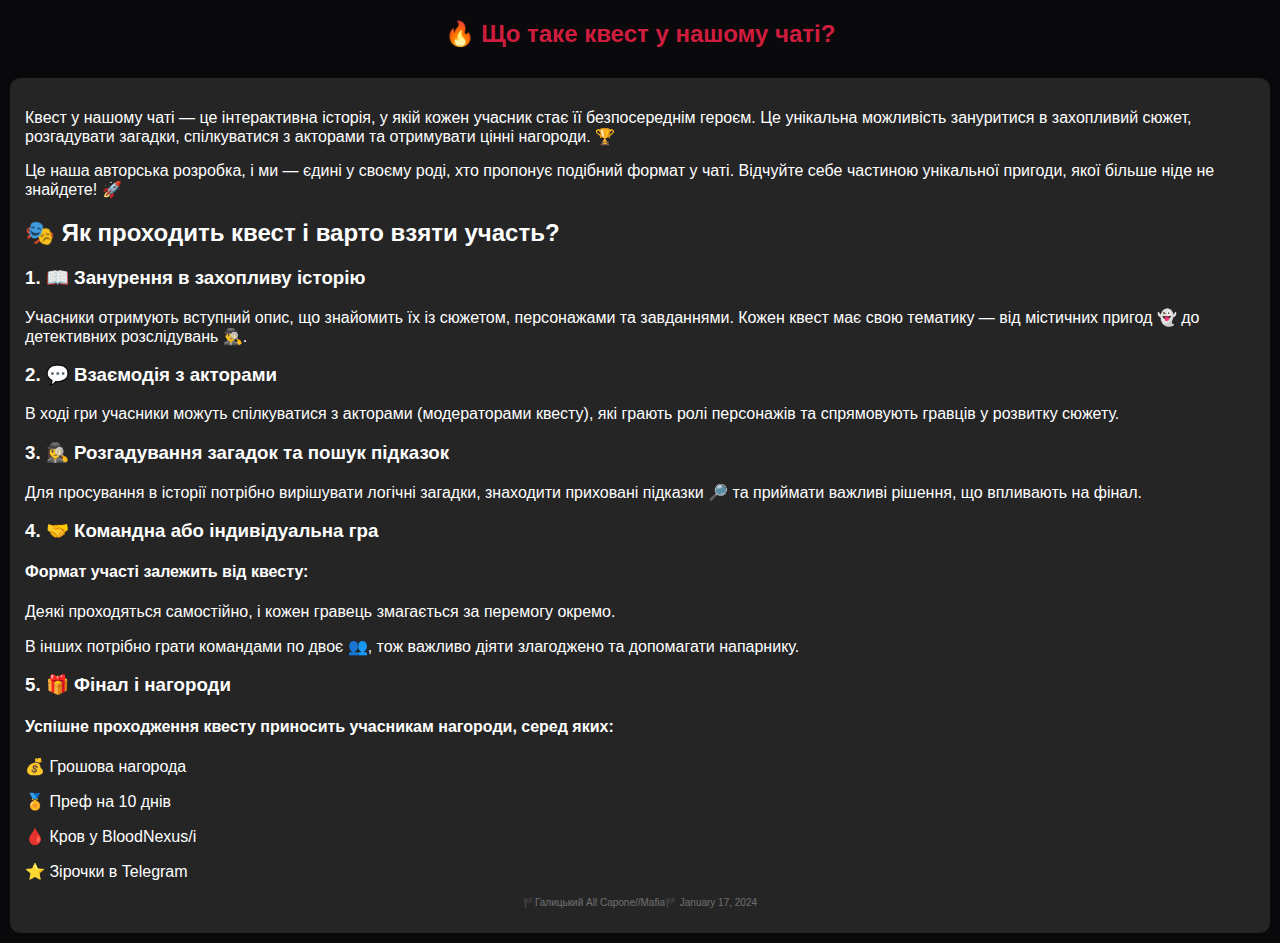
<file: quest.html>
<!DOCTYPE html>
<html lang="uk">
<head>
    <meta charset="UTF-8">
    <meta name="viewport" content="width=device-width, initial-scale=1.0">
    <title>Галицький</title>
    <link rel="icon" href="icon.jpeg" type="image/x-icon">
    <script src="script.js"></script>
    <link rel="stylesheet" href="style.css">
<head>

    <body>

        <header style="color: #d01d3e;">🔥 Що таке квест у нашому чаті?</header>
        
        <div class="container">
    
            <div class="rules">

                <p>Квест у нашому чаті — це інтерактивна історія, у якій кожен учасник стає її безпосереднім героєм. Це унікальна можливість зануритися в захопливий сюжет, розгадувати загадки, спілкуватися з акторами та отримувати цінні нагороди. 🏆</p>
                <p>Це наша авторська розробка, і ми — єдині у своєму роді, хто пропонує подібний формат у чаті. Відчуйте себе частиною унікальної пригоди, якої більше ніде не знайдете! 🚀</p>

                <h2>🎭 Як проходить квест і варто взяти участь?</h2>
                <h3>1. 📖 Занурення в захопливу історію</h3>
                <p>Учасники отримують вступний опис, що знайомить їх із сюжетом, персонажами та завданнями. Кожен квест має свою тематику — від містичних пригод 👻 до детективних розслідувань 🕵️‍♂️.</p>

                <h3>2. 💬 Взаємодія з акторами</h3>
                <p>В ході гри учасники можуть спілкуватися з акторами (модераторами квесту), які грають ролі персонажів та спрямовують гравців у розвитку сюжету.</p>

                <h3>3. 🕵️‍♀️ Розгадування загадок та пошук підказок</h3>
                <p>Для просування в історії потрібно вирішувати логічні загадки, знаходити приховані підказки 🔎 та приймати важливі рішення, що впливають на фінал.</p>
            
                <h3>4. 🤝 Командна або індивідуальна гра</h3>
                <h4>Формат участі залежить від квесту:</h4>
                <p>Деякі проходяться самостійно, і кожен гравець змагається за перемогу окремо.</p>
                <p>В інших потрібно грати командами по двоє 👥, тож важливо діяти злагоджено та допомагати напарнику.</p>

                <h3>5. 🎁 Фінал і нагороди</h3>
                <h4>Успішне проходження квесту приносить учасникам нагороди, серед яких:</h4>
                <p>💰 Грошова нагорода</p>

                <p>🏅 Преф на 10 днів</p>
                    
                <p>🩸 Кров у BloodNexus/i</p>
                    
                <p>⭐ Зірочки в Telegram</p>

            

            </div>

            <p class="down">🏴Галицький All Capone//Mafia🏴 January 17, 2024</p>

        </div>
    </body>
</file>
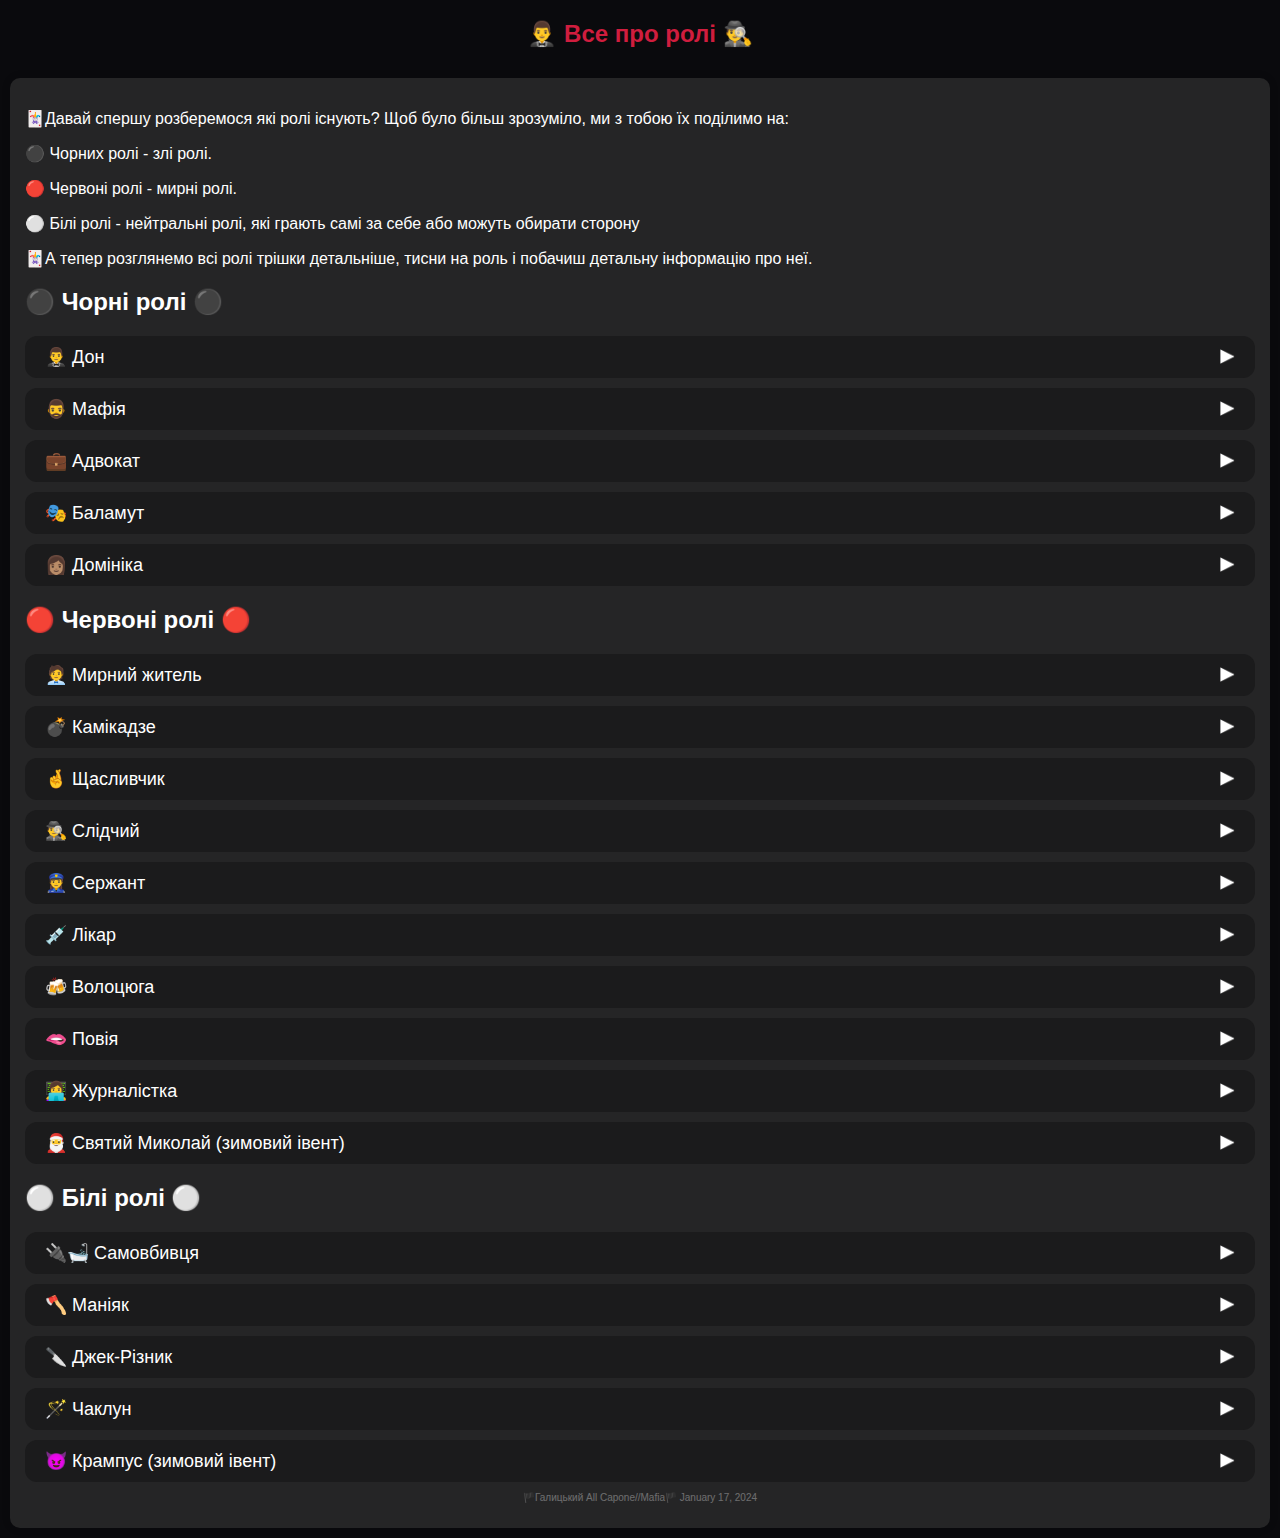
<file: Roles.html>
<!DOCTYPE html>
<html lang="uk">
<head>
    <meta charset="UTF-8">
    <meta name="viewport" content="width=device-width, initial-scale=1.0">
    <title>Галицький</title>
    <link rel="icon" href="icon.jpeg" type="image/x-icon">
    <script src="script.js"></script>
    <link rel="stylesheet" href="style.css">
<head>

<body>

    <header style="color: #d01d3e;">🤵‍♂️ Все про ролі 🕵️‍♂️</header>
    
    <div class="container">

        <div class="rules">

            <p>🃏Давай спершу розберемося які ролі існують? Щоб було більш зрозуміло, ми з тобою їх поділимо на:</p>
            <p>⚫ Чорних ролі - злі ролі.</p>
            <p>🔴 Червоні ролі - мирні ролі.</p>
            <p>⚪ Білі ролі - нейтральні ролі, які грають самі за себе або можуть обирати сторону</p>

            <p>🃏А тепер розглянемо всі ролі трішки детальніше, тисни на роль і побачиш детальну інформацію про неї.</p>

            <h2>⚫ Чорні ролі ⚫</h2>

            <div class="toggle-block">

                <div class="toggle-header" onclick="toggleContent(this)">
                    🤵‍♂️ Дон
                    <img src="arrow.png" alt="arrow" class="arrow">
                </div>

                <div class="toggle-content">

                    <p>Глава Мафії. Вночі разом зі всією мафіозною сім’єю вибирають жертву і оголошують вирок. Є можливість переписуватися із своїми союзниками прямо у боті.</p>

                    <p>1. Тільки Дону Повія може заблокувати хід і не дати когось вбити. На Мафію чари не діють.</p>
                    <p>2. Прийшовши до вбитого, Волоцюга може побачити тільки Дона, а не Мафію.</p>

                    <h3>🃏 Поради для ролі Дона:</h3>

                    <ul class="dark-list">
                        <li>Твоєю головною зброєю є – уважність.</li>
                        <li>Постійно стеж за чатом та за рахунком.</li>
                        <li>Залучай собі союзників серед нейтральних ролей.</li>
                        <li>Вчись обманювати. Ти повинен відвертати від себе підозри.</li>
                        <li>Тримайся в грі до останнього...</li>
                    </ul>
                </div>
            </div>
            
            <div class="toggle-block">
                <div class="toggle-header" onclick="toggleContent(this)">
                    🧔‍♂️ Мафія
                    <img src="arrow.png" alt="arrow" class="arrow">
                </div>
                <div class="toggle-content">

                    <p>Член мафіозної сім’ї. Вночі разом із сім’єю обирає жертву. Може стати новим Доном, якщо попереднього вб’ють.</p>
                    
                    <h3>🃏 Поради для ролі Мафії:</h3>

                    <ul class="dark-list">
                        <li>Допомагати дону у виборі жертви,якщо він щось пропустив днем.</li>
                        <li>Стежити за рахунком,залучати союзників,якщо когось з вас вішають.</li>
                    </ul>

                </div>
            </div>

            <div class="toggle-block">
                <div class="toggle-header" onclick="toggleContent(this)">
                    💼 Адвокат
                    <img src="arrow.png" alt="arrow" class="arrow">
                </div>
                <div class="toggle-content">

                    <p>Грає за Мафію! Якщо Адвокат обере Мафію в одну ніч із Слідчим, то зможе захистити її, адже Слідчому покаже роль Мирного жителя. Примітка — Адвокат не має списку союзників, а тому повинен слідкувати за грою і вночі йти до потенційних чорних.</p>
                    
                    <h3>🃏Поради для ролі Адвоката:</h3>

                    <ul class="dark-list">
                        <li>Уважно читай чат.Стеж хто поводиться підозріло, або ж до кого відправляють слідчого.</li>
                        <li>Стеж за рахунком в грі,при вдалій нагоді - пали свою роль,та пропонуй мафії рівняти.</li>
                        <li>Ти до останнього маєш бути вірним мафії, тому ніколи не кидай в передсмертному повідомленні в кого ти був,адже так слідчий може зрозуміли що саме в чеках у нього не сходиться.</li>
                    </ul>
                    
                    <h3>🃏Не злись на мафію, якщо вони тебе вбили. А ще краще якось проявляйся, щоб у них не виникло такого бажання.</h3>
                </div>
            </div>

            <div class="toggle-block">
                <div class="toggle-header" onclick="toggleContent(this)">
                    🎭 Баламут
                    <img src="arrow.png" alt="arrow" class="arrow">
                </div>
                <div class="toggle-content">

                    <p>Баламут (замість Адвоката)</p>
                    <p>Грає за Мафію! Як і Адвокат, він може захистити союзника від перевірки, проте це ще не все — Баламут оббріхує Мирних гравців! Достатньо прийти до когось в одну ніч із Слідчим, і тому покаже чорну роль.</p>
                    
                    <h3>🃏Поради для ролі Баламута:</h3>

                    <ul class="dark-list">
                        <li>Уважно читай чат.Стеж хто поводиться підозріло,або ж до кого відправляють слідчого.</li>
                        <li>Стеж за рахунком в грі, при вдалій нагоді - пали свою роль,та пропонуй мафії рівняти.</li>
                        <li>Ти до останнього маєш бути вірним мафії, тому ніколи не кидай в передсмертному повідомленні в кого ти був,адже так слідчий може зрозуміли що саме в чеках у нього не сходиться.</li>
                    </ul>
                    
                    <h3>🃏Не злись на мафію, якщо вони тебе вбили. А ще краще якось проявляйся, щоб у них не виникло такого бажання.</h3>
                </div>
            </div>

            <div class="toggle-block">
                <div class="toggle-header" onclick="toggleContent(this)">
                    👩🏽 Домініка
                    <img src="arrow.png" alt="arrow" class="arrow">
                </div>
                <div class="toggle-content">

                    <p>Домініка або Дружина дона грає за Мафію. Щоночі вона заважає зробити гравцям їхні ходи, проте ні, без 🔞, а за допомогою хитрості та мафіозним навичкам.</p>
                    <p>Домініка стає новим Доном, якщо її чоловік загине, і буде керувати сімʼєю.</p>

                    <h3>Також Домініка можна влаштувати трохи хаосу, якщо Повія знайде Дона. У такому випадку є чотири розвитки подій:</h3>

                    <ul class="dark-list">
                        <li>25% що вона вбʼє Дона</li>
                        <li>25% що вона вбʼє Повію</li>
                        <li>25% що вона вбʼє обох</li>
                        <li>25% нічого не станеться</li>
                    </ul>
                
                </div>
            </div>

            <h2>🔴 Червоні ролі 🔴</h2>

            <div class="toggle-block">
                <div class="toggle-header" onclick="toggleContent(this)">
                    🧑‍💼 Мирний житель
                    <img src="arrow.png" alt="arrow" class="arrow">
                </div>
                <div class="toggle-content">

                    <p>Вночі солодко спить, а вдень намагається знайти чорні ролі і лінчувати їх. Не знецінюйте цю роль, так як вона є дуже важливою!</p>

                    <h3>🃏Поради для ролі Мирний житель:</h3>

                    <ul class="red-list">
                        <li>Уважно стеж за грою,не думай що твоя роль неважлива.</li>
                        <li>Бери активну участь в житті міста, адже, здавалося би через таку не значну роль - ти можеш бачити значно більше, аніж активні.</li>
                    </ul>
                
                </div>
            </div>

            <div class="toggle-block">
                <div class="toggle-header" onclick="toggleContent(this)">
                    💣 Камікадзе
                    <img src="arrow.png" alt="arrow" class="arrow">
                </div>
                <div class="toggle-content">

                    <p>Вдень і вночі це звичайний Мирний житель, але якщо Камікадзе повішають на денному голосуванні, то він, втративши глузд, зможе підкласти комусь із гравців вибухівку, та забрати з собою.</p>

                    <h3>🃏Поради для ролі Камікадзе:</h3>

                    <ul class="red-list">
                        <li>Не забудь підірвати того, хто тебе найактивніше вішав, це може бути чорна роль.</li>                
                    </ul>
                
                </div>
            </div>

            <div class="toggle-block">
                <div class="toggle-header" onclick="toggleContent(this)">
                    🤞 Щасливчик
                    <img src="arrow.png" alt="arrow" class="arrow">
                </div>
                <div class="toggle-content">

                    <p>Це той самий Мирний житель, але з підвищенним везінням, під час замаху ти можеш залишитися в живих з шансом 50/50, один раз за гру.</p>
                
                </div>
            </div>

            <div class="toggle-block">
                <div class="toggle-header" onclick="toggleContent(this)">
                    🕵️‍♂️ Слідчий
                    <img src="arrow.png" alt="arrow" class="arrow">
                </div>
                <div class="toggle-content">

                    <p>Вночі може дізнатися роль одного з гравців або ж вбити. Зазвичай бере на себе керування грою, маючи перевірених гравців та пістолет справедливості.</p>

                    <h3>🃏Поради для ролі Слідчого:</h3>

                    <ul class="red-list">
                        <li>Будь уважним і стеж за тим, що пишуть у чаті під час гри. Гравець може випадково розкрити свою роль, або його слова можуть не відповідати твоїм перевіркам. У такому разі, можливо, варто перевірити цю роль ще раз, тому запам’ятай її. Немає сенсу витрачати ніч на перевірку того, чия роль уже відома.</li>
                        <li>Палити ролі інших людей, можно тільки якщо вони відносяться до чорних або нейтральних. Таку роль як Джек треба палити по ситуацій, якщо дон вбив повію, то джек може вбити дона і його нема сеснсу вбивати.</li>
                        <li>Якщо за твоєю перевіркою гравець є мирним жителем, але в списку ролей, що залишилися, таких немає або їх більше ніж є в грі, це означає, що у нього документи. У такому випадку обов’язково потрібно кинути чек на цього гравця, скоріше за все він чорна роль.</li>
                        <li>Якщо Джек-Різник разом зі Слідчим приходять до когось, то Слідчий вішає Джека-Різника на наступний день.</li>
                        <li>Якщо Джек-Різник вбиває Повію, то слідчий бачить червоні мітки на наступну ніч. Серед відмічених людей є Джек-Різник.</li>   
                    </ul>
                
                </div>
            </div>

            <div class="toggle-block">
                <div class="toggle-header" onclick="toggleContent(this)">
                    👮‍♀️ Сержант
                    <img src="arrow.png" alt="arrow" class="arrow">
                </div>
                <div class="toggle-content">

                    <p>Допомагає Слідчому наводити в місті порядок. Знає ролі перевірених Слідчим гравців. Якщо Слідчий помре — Сержанта буде підвищено до Слідчого.</p>

                    <h3>🃏Поради для ролі Сержанта:</h3>

                    <ul class="red-list">
                        <li>Тобі потрібно домовитися з слідчим хто буде палити мафіозі, щоб не спалитися вдвох;</li>
                        <li>Уважно стеж за чатом, якщо слідчий з якоїсь причини не скидає чек - ця відповідальність падає на тебе.</li>
                    </ul>
                
                </div>
            </div>

            <div class="toggle-block">
                <div class="toggle-header" onclick="toggleContent(this)">
                    💉 Лікар
                    <img src="arrow.png" alt="arrow" class="arrow">
                </div>
                <div class="toggle-content">

                    <p>Вночі може приїхати до одного із учасників і врятувати йому життя. Один раз за всю гру може вилікувати себе.</p>

                    <h3>🃏Поради для ролі Лікаря:</h3>

                    <ul class="red-list">
                        <li>Стеж за чатом, якщо якась активна роль спалилася, ти повинен ходити лише до неї;</li>
                        <li>Якщо у чаті є декілька відкритих активних ролей, а серед них слідчий - він для тебе має бути в пріоритеті;</li>
                        <li>Якщо ти вилікував сам себt,то не потрібно кидати в чат "Ти успішно вилікував себе!", замість цього маєш скинути "Пощастило, що поруч був Лікар і надав необхідну допомогу💉".</li>
                    </ul>
                
                </div>
            </div>

            <div class="toggle-block">
                <div class="toggle-header" onclick="toggleContent(this)">
                    🍻 Волоцюга
                    <img src="arrow.png" alt="arrow" class="arrow">
                </div>
                <div class="toggle-content">

                    <p>Мирна роль, що блукає вночі в пошуках випивки. Волоцюга може стати свідком вбивства та дізнатися ім'я вбивці. Будь уважним, бо ти можеш побачити не лише Дона, а й будь-яку активну роль.</p>

                    <h3>🃏Поради для ролі Лікаря:</h3>

                    <ul class="red-list">
                        <li>Перед тим як кидати в чат інформацію з бота, перевір чи цю людину били або вбили. Якщо ж ні - мовчи;</li>
                        <li>Якщо в грі є відкриті активні ролі - ходи до них, так у тебе буде шанс побачити вбивцю;</li>
                        <li>Джек-Різник може вкрасти твої інструменти і ти не зможеш вилікувати людину одну ніч.</li>
                    </ul>
                
                </div>
            </div>

            <div class="toggle-block">
                <div class="toggle-header" onclick="toggleContent(this)">
                    🫦 Повія
                    <img src="arrow.png" alt="arrow" class="arrow">
                </div>
                <div class="toggle-content">

                    <p>Здатна відволікти будь-якого персонажа на цілу ніч. Перебуваючи у будь-якої активної ролі, вона не дає можливості зробити хід вночі і розмвляти вдень. Якщо повія прийшла до Дона, а Дон до повії, то вона помре.</p>

                    <h3>🃏Поради для ролі Повії:</h3>

                    <ul class="red-list">
                        <li>Якщо вночі нікого не вбили і якийсь гравець скидає:" 💉 Лікар приходив до тебе в гості", то ти повинен надати чек у кого був в цю ніч, адже це дон, і ти заблокував йому хід;</li>
                        <li>Коли в грі за одну ніч знаходять і дона, і мафію, то на денне голосування виноситься мафія. Після повішання мафії, ти маєш провести ніч з доном, щоб подарувати мирним жителям ще одну ніч без втрат.</li>
                    </ul>
                
                </div>
            </div>

            <div class="toggle-block">
                <div class="toggle-header" onclick="toggleContent(this)">
                    👩‍💻 Журналістка
                    <img src="arrow.png" alt="arrow" class="arrow">
                </div>
                <div class="toggle-content">

                    <p>Бере інтерв'ю у двох гравців та аналізує їхні відповіді. Може визначити, чи в одній вони команді, якщо її ніхто не збаламутить.</p>

                    <h3>🃏Поради для ролі Журналістки:</h3>

                    <ul class="red-list">
                        <li>Слідкуй уважно за грою, якщо є відкрита мирна роль, то проводь інтервʼю з нею, можливо, таким чином ти знайдеш мафію;</li>
                        <li>Різні команди це Чорні ролі, Червоні ролі та Нейтральні ролі, тому ти не можеш точно знати чи це чорна роль;</li>
                        <li>На тебе можуть подіяти Баламут та Адвокат.</li>
                    </ul>
                
                </div>
            </div>

            <div class="toggle-block">
                <div class="toggle-header" onclick="toggleContent(this)">
                    🎅 Святий Миколай (зимовий івент)
                    <img src="arrow.png" alt="arrow" class="arrow">
                </div>
                <div class="toggle-content">

                    <p>Роль яка вночі може залишити будь-якому гравцю 10 гривень або різку і захищає місто від крампуса.</p>

                    <h3>🃏Поради для ролі Миколая:</h3>

                    <ul class="red-list">
                        <li>Миколай вбиває крампуса якщо приходе до нього, Крампус вбиває Миколая якщо навпаки, також якщо Крампус і Миколай приходять до однієї людини, то вона помирає, тому йди до відкритих активних ролей на свій страх і ризик.</li>
                    </ul>
                
                </div>
            </div>

            <h2>⚪ Білі ролі ⚪</h2>

            <div class="toggle-block">
                <div class="toggle-header" onclick="toggleContent(this)">
                    🔌🛁 Самовбивця
                    <img src="arrow.png" alt="arrow" class="arrow">
                </div>
                <div class="toggle-content">

                    <p>Роль яка виграє якщо помре у денному голосуванні.</p>

                    <h3>🃏Поради для ролі Самовбивці:</h3>

                    <ul class="white-list">
                        <li>Вибудовуй стратегію, повішай мирного, зроби цю гру цікавою, адже саме в цьому її сенс;</li>
                        <li>Надсилання фейкових чеків;</li>
                        <li>Рандом на голосуванні;</li>
                        <li>Покупка бафу "документи" (слідчому покаже що ви мафія);</li>
                        <li>Руїн гри;</li>
                        <li>Гра за мафію.</li>
                    </ul>
                
                </div>
            </div>

            <div class="toggle-block">
                <div class="toggle-header" onclick="toggleContent(this)">
                    🪓 Маніяк
                    <img src="arrow.png" alt="arrow" class="arrow">
                </div>
                <div class="toggle-content">

                    <p>Роль, яка отримує насолоду від вбивств, переможе, якщо всіх вбʼє.</p>

                    <h3>🃏Поради для ролі Маніяка:</h3>

                    <ul class="white-list">
                        <li>Не обирай сторону,стеж за діями гравців.Адже переможець має бути один - і це ти.</li>
                    </ul>
                
                </div>
            </div>

            <div class="toggle-block">
                <div class="toggle-header" onclick="toggleContent(this)">
                    🔪 Джек-Різник
                    <img src="arrow.png" alt="arrow" class="arrow">
                </div>
                <div class="toggle-content">

                    <p>Полює на Повію. Виграє, якщо її вб'є або людину, яка зробила це раніше.</p>

                    <h3>🃏Поради для ролі Джека-Різника:</h3>

                    <ul class="white-list">
                        <li>Джек виграє, якщо вб'є Повію. Вбити він її може тоді, коли вона прийшла до нього, або вони прийшли разом до когось. Якщо вони прийшли разом до когось, то може померти і ця людина.</li>
                        <li>Якщо хтось вбиває Повію раніше за Джека, його мета — вбити цю людину.</li>                             
                        <li>Якщо Джек приходить до Лікаря, то забирає його інструменти та навички, що дозволить йому врятувати когось та приховатись від Слідчого під час перевірки. Окрім того, якщо Джек з навичками Лікаря прийде разом з Повією до когось, то шанс вмерти в цієї людини — нульовий.</li>                           
                        <li>Якщо Джек разом зі Слідчим приходять до когось, то Слідчий вішає Джека на наступний день.</li>
                        <li>Якщо Джек вбиває Повію, то слідчий бачить червоні мітки на наступну ніч. Серед відмічених людей є Джек.</li>                     
                        <li>Якщо Слідчий виносить на лінчування Джека, отримає додаткові гроші.</li>                          
                        <li>Якщо Джек перемагає з інструментами Лікаря (вкрав хоч раз за гру), то отримає додаткові гроші та контрацептив.</li>
                    </ul>
                
                </div>
            </div>

            <div class="toggle-block">
                <div class="toggle-header" onclick="toggleContent(this)">
                    🪄 Чаклун
                    <img src="arrow.png" alt="arrow" class="arrow">
                </div>
                <div class="toggle-content">

                    <p>Роль, яку неможливо вбити вночі. Але якщо хтось прийде до нього, або рахунок стане нерівним, то Чаклун розпочне власне полювання. Виграє якщо залишиться один вбивши всіх.</p>

                    <h3>🃏Поради для ролі Чаклуна:</h3>

                    <ul class="white-list">
                        <li>бивайте в своє задоволення.</li>
                    </ul>
                
                </div>
            </div>

            <div class="toggle-block">
                <div class="toggle-header" onclick="toggleContent(this)">
                    😈 Крампус (зимовий івент)
                    <img src="arrow.png" alt="arrow" class="arrow">
                </div>
                <div class="toggle-content">

                    <p>Полює на Святого Миколая. Виграє, коли його вбиває. Іншим гравцям роздає «подарунки». Ті, хто їх отримали, матимуть шанс щоночі померти в наступній грі. Якщо Миколай вбиває Крампуса, то прокляття спадають з наступної ночі.</p>

                    <h3>🃏Поради для ролі Крампуса:</h3>

                    <ul class="white-list">
                        <li>Часто в чаті люди дякують Миколаю за подарунки, стеж за цим, та не ходи до них.Не забувай що твій шанс на перемогу - це смерть Миколая від твоїх рук.</li>
                    </ul>
                
                </div>
            </div>

            

        </div>

        <p class="down">🏴Галицький All Capone//Mafia🏴 January 17, 2024</p>

    </div>
</body>
</file>
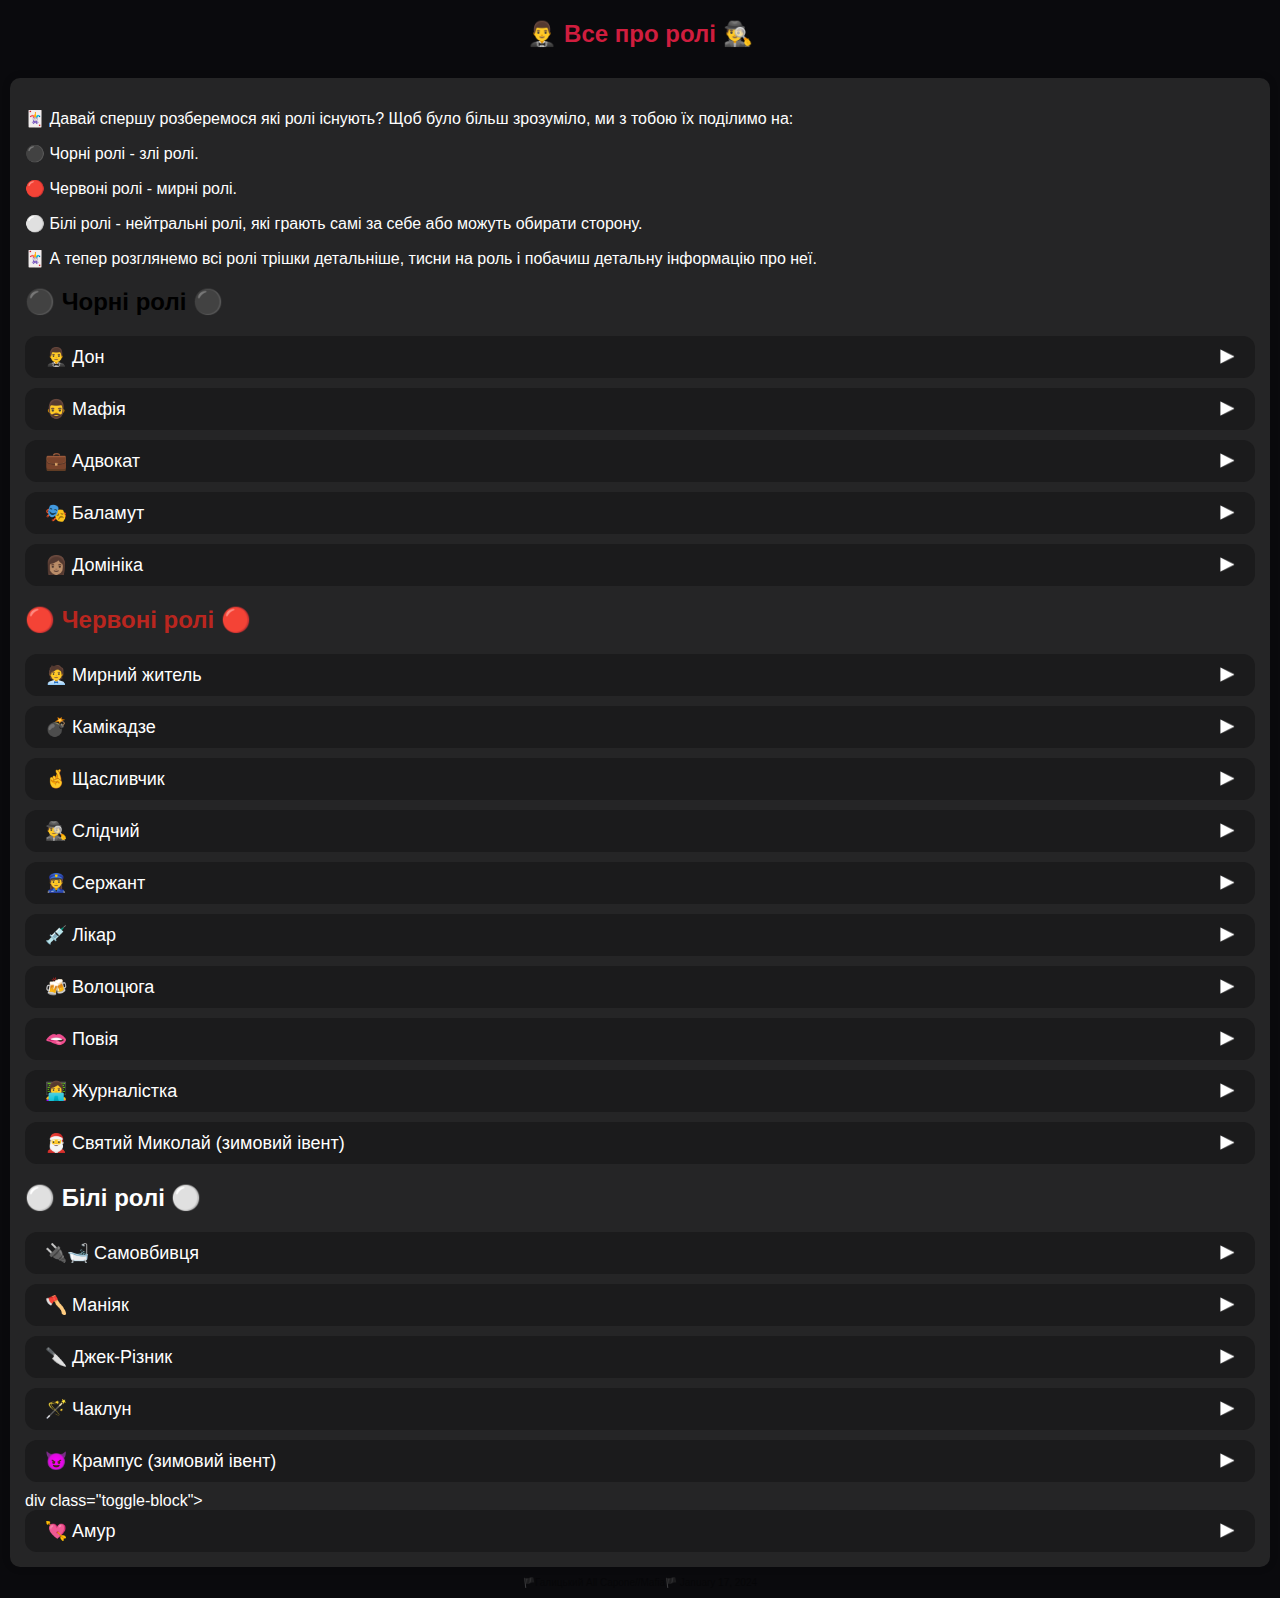
<file: roles.html>
<!DOCTYPE html>
<html lang="uk">
<head>
    <meta charset="UTF-8">
    <meta name="viewport" content="width=device-width, initial-scale=1.0">
    <title>Галицький</title>
    <link rel="icon" href="icon.jpeg" type="image/x-icon">
    <script src="script.js"></script>
    <link rel="stylesheet" href="style.css">
<head>

<body>

    <header style="color: #d01d3e;">🤵‍♂️ Все про ролі 🕵️‍♂️</header>
    
    <div class="container">

        <div class="rules">

            <p>🃏 Давай спершу розберемося які ролі існують? Щоб було більш зрозуміло, ми з тобою їх поділимо на:</p>
            <p>⚫ Чорні ролі - злі ролі.</p>
            <p>🔴 Червоні ролі - мирні ролі.</p>
            <p>⚪ Білі ролі - нейтральні ролі, які грають самі за себе або можуть обирати сторону.</p>

            <p>🃏 А тепер розглянемо всі ролі трішки детальніше, тисни на роль і побачиш детальну інформацію про неї.</p>

            <h2 style="color: rgb(0, 0, 0);">⚫ Чорні ролі ⚫</h2>

            <div class="toggle-block">

                <div class="toggle-header" onclick="toggleContent(this)">
                    🤵‍♂️ Дон
                    <img src="arrow.png" alt="arrow" class="arrow">
                </div>

                <div class="toggle-content">

                    <p>Глава Мафії. Вночі разом зі всією мафіозною сім’єю вибирають жертву і оголошують вирок. Є можливість переписуватися із своїми союзниками прямо у боті.</p>

                    <p>1. Тільки Дону Повія може заблокувати хід і не дати когось вбити. На Мафію чари не діють.</p>
                    <p>2. Прийшовши до вбитого, Волоцюга може побачити тільки Дона, а не Мафію.</p>

                    <h3>🃏 Поради для ролі Дона:</h3>

                    <ul class="dark-list">
                        <li>Твоєю головною зброєю є – уважність.</li>
                        <li>Постійно стеж за чатом та за рахунком.</li>
                        <li>Залучай собі союзників серед нейтральних ролей.</li>
                        <li>Вчись обманювати. Ти повинен відвертати від себе підозри.</li>
                        <li>Тримайся в грі до останнього...</li>
                    </ul>
                </div>
            </div>
            
            <div class="toggle-block">
                <div class="toggle-header" onclick="toggleContent(this)">
                    🧔‍♂️ Мафія
                    <img src="arrow.png" alt="arrow" class="arrow">
                </div>
                <div class="toggle-content">

                    <p>Член мафіозної сім’ї. Вночі разом із сім’єю обирає жертву. Може стати новим Доном, якщо попереднього вб’ють.</p>
                    
                    <h3>🃏 Поради для ролі Мафії:</h3>

                    <ul class="dark-list">
                        <li>Допомагати дону у виборі жертви,якщо він щось пропустив днем.</li>
                        <li>Стежити за рахунком,залучати союзників,якщо когось з вас вішають.</li>
                    </ul>

                </div>
            </div>

            <div class="toggle-block">
                <div class="toggle-header" onclick="toggleContent(this)">
                    💼 Адвокат
                    <img src="arrow.png" alt="arrow" class="arrow">
                </div>
                <div class="toggle-content">

                    <p>Грає за Мафію! Якщо Адвокат обере Мафію в одну ніч із Слідчим, то зможе захистити її, адже Слідчому покаже роль Мирного жителя. Примітка — Адвокат не має списку союзників, а тому повинен слідкувати за грою і вночі йти до потенційних чорних.</p>
                    
                    <h3>🃏Поради для ролі Адвоката:</h3>

                    <ul class="dark-list">
                        <li>Уважно читай чат.Стеж хто поводиться підозріло, або ж до кого відправляють слідчого.</li>
                        <li>Стеж за рахунком в грі,при вдалій нагоді - пали свою роль,та пропонуй мафії рівняти.</li>
                        <li>Ти до останнього маєш бути вірним мафії, тому ніколи не кидай в передсмертному повідомленні в кого ти був,адже так слідчий може зрозуміли що саме в чеках у нього не сходиться.</li>
                    </ul>
                    
                    <h3>🃏Не злись на мафію, якщо вони тебе вбили. А ще краще якось проявляйся, щоб у них не виникло такого бажання.</h3>
                </div>
            </div>

            <div class="toggle-block">
                <div class="toggle-header" onclick="toggleContent(this)">
                    🎭 Баламут
                    <img src="arrow.png" alt="arrow" class="arrow">
                </div>
                <div class="toggle-content">

                    <p>Баламут (замість Адвоката)</p>
                    <p>Грає за Мафію! Як і Адвокат, він може захистити союзника від перевірки, проте це ще не все — Баламут оббріхує Мирних гравців! Достатньо прийти до когось в одну ніч із Слідчим, і тому покаже чорну роль.</p>
                    
                    <h3>🃏Поради для ролі Баламута:</h3>

                    <ul class="dark-list">
                        <li>Уважно читай чат.Стеж хто поводиться підозріло,або ж до кого відправляють слідчого.</li>
                        <li>Стеж за рахунком в грі, при вдалій нагоді - пали свою роль,та пропонуй мафії рівняти.</li>
                        <li>Ти до останнього маєш бути вірним мафії, тому ніколи не кидай в передсмертному повідомленні в кого ти був,адже так слідчий може зрозуміли що саме в чеках у нього не сходиться.</li>
                    </ul>
                    
                    <h3>🃏Не злись на мафію, якщо вони тебе вбили. А ще краще якось проявляйся, щоб у них не виникло такого бажання.</h3>
                </div>
            </div>

            <div class="toggle-block">
                <div class="toggle-header" onclick="toggleContent(this)">
                    👩🏽 Домініка
                    <img src="arrow.png" alt="arrow" class="arrow">
                </div>
                <div class="toggle-content">

                    <p>Домініка або Дружина дона грає за Мафію. Щоночі вона заважає зробити гравцям їхні ходи, проте ні, без 🔞, а за допомогою хитрості та мафіозним навичкам.</p>
                    <p>Домініка стає новим Доном, якщо її чоловік загине, і буде керувати сімʼєю.</p>

                    <h3>Також Домініка можна влаштувати трохи хаосу, якщо Повія знайде Дона. У такому випадку є чотири розвитки подій:</h3>

                    <ul class="dark-list">
                        <li>25% що вона вбʼє Дона</li>
                        <li>25% що вона вбʼє Повію</li>
                        <li>25% що вона вбʼє обох</li>
                        <li>25% нічого не станеться</li>
                    </ul>
                
                </div>
            </div>

            <h2 style="color: rgb(185, 38, 31);">🔴 Червоні ролі 🔴</h2>

            <div class="toggle-block">
                <div class="toggle-header" onclick="toggleContent(this)">
                    🧑‍💼 Мирний житель
                    <img src="arrow.png" alt="arrow" class="arrow">
                </div>
                <div class="toggle-content">

                    <p>Вночі солодко спить, а вдень намагається знайти чорні ролі і лінчувати їх. Не знецінюйте цю роль, так як вона є дуже важливою!</p>

                    <h3>🃏Поради для ролі Мирний житель:</h3>

                    <ul class="red-list">
                        <li>Уважно стеж за грою,не думай що твоя роль неважлива.</li>
                        <li>Бери активну участь в житті міста, адже, здавалося би через таку не значну роль - ти можеш бачити значно більше, аніж активні.</li>
                    </ul>
                
                </div>
            </div>

            <div class="toggle-block">
                <div class="toggle-header" onclick="toggleContent(this)">
                    💣 Камікадзе
                    <img src="arrow.png" alt="arrow" class="arrow">
                </div>
                <div class="toggle-content">

                    <p>Вдень і вночі це звичайний Мирний житель, але якщо Камікадзе повішають на денному голосуванні, то він, втративши глузд, зможе підкласти комусь із гравців вибухівку, та забрати з собою.</p>

                    <h3>🃏Поради для ролі Камікадзе:</h3>

                    <ul class="red-list">
                        <li>Не забудь підірвати того, хто тебе найактивніше вішав, це може бути чорна роль.</li>                
                    </ul>
                
                </div>
            </div>

            <div class="toggle-block">
                <div class="toggle-header" onclick="toggleContent(this)">
                    🤞 Щасливчик
                    <img src="arrow.png" alt="arrow" class="arrow">
                </div>
                <div class="toggle-content">

                    <p>Це той самий Мирний житель, але з підвищенним везінням, під час замаху ти можеш залишитися в живих з шансом 50/50, один раз за гру.</p>
                
                </div>
            </div>

            <div class="toggle-block">
                <div class="toggle-header" onclick="toggleContent(this)">
                    🕵️‍♂️ Слідчий
                    <img src="arrow.png" alt="arrow" class="arrow">
                </div>
                <div class="toggle-content">

                    <p>Вночі може дізнатися роль одного з гравців або ж вбити. Зазвичай бере на себе керування грою, маючи перевірених гравців та пістолет справедливості.</p>

                    <h3>🃏Поради для ролі Слідчого:</h3>

                    <ul class="red-list">
                        <li>Будь уважним і стеж за тим, що пишуть у чаті під час гри. Гравець може випадково розкрити свою роль, або його слова можуть не відповідати твоїм перевіркам. У такому разі, можливо, варто перевірити цю роль ще раз, тому запам’ятай її. Немає сенсу витрачати ніч на перевірку того, чия роль уже відома.</li>
                        <li>Палити ролі інших людей, можно тільки якщо вони відносяться до чорних або нейтральних. Таку роль як Джек треба палити по ситуацій, якщо дон вбив повію, то джек може вбити дона і його нема сеснсу вбивати.</li>
                        <li>Якщо за твоєю перевіркою гравець є мирним жителем, але в списку ролей, що залишилися, таких немає або їх більше ніж є в грі, це означає, що у нього документи. У такому випадку обов’язково потрібно кинути чек на цього гравця, скоріше за все він чорна роль.</li>
                        <li>Якщо Джек-Різник разом зі Слідчим приходять до когось, то Слідчий вішає Джека-Різника на наступний день.</li>
                        <li>Якщо Джек-Різник вбиває Повію, то слідчий бачить червоні мітки на наступну ніч. Серед відмічених людей є Джек-Різник.</li>   
                    </ul>
                
                </div>
            </div>

            <div class="toggle-block">
                <div class="toggle-header" onclick="toggleContent(this)">
                    👮‍♀️ Сержант
                    <img src="arrow.png" alt="arrow" class="arrow">
                </div>
                <div class="toggle-content">

                    <p>Допомагає Слідчому наводити в місті порядок. Знає ролі перевірених Слідчим гравців. Якщо Слідчий помре — Сержанта буде підвищено до Слідчого.</p>

                    <h3>🃏Поради для ролі Сержанта:</h3>

                    <ul class="red-list">
                        <li>Тобі потрібно домовитися з слідчим хто буде палити мафіозі, щоб не спалитися вдвох;</li>
                        <li>Уважно стеж за чатом, якщо слідчий з якоїсь причини не скидає чек - ця відповідальність падає на тебе.</li>
                    </ul>
                
                </div>
            </div>

            <div class="toggle-block">
                <div class="toggle-header" onclick="toggleContent(this)">
                    💉 Лікар
                    <img src="arrow.png" alt="arrow" class="arrow">
                </div>
                <div class="toggle-content">

                    <p>Вночі може приїхати до одного із учасників і врятувати йому життя. Один раз за всю гру може вилікувати себе.</p>

                    <h3>🃏Поради для ролі Лікаря:</h3>

                    <ul class="red-list">
                        <li>Стеж за чатом, якщо якась активна роль спалилася, ти повинен ходити лише до неї;</li>
                        <li>Якщо у чаті є декілька відкритих активних ролей, а серед них слідчий - він для тебе має бути в пріоритеті;</li>
                        <li>Якщо ти вилікував сам себt,то не потрібно кидати в чат "Ти успішно вилікував себе!", замість цього маєш скинути "Пощастило, що поруч був Лікар і надав необхідну допомогу💉".</li>
                    </ul>
                
                </div>
            </div>

            <div class="toggle-block">
                <div class="toggle-header" onclick="toggleContent(this)">
                    🍻 Волоцюга
                    <img src="arrow.png" alt="arrow" class="arrow">
                </div>
                <div class="toggle-content">

                    <p>Мирна роль, що блукає вночі в пошуках випивки. Волоцюга може стати свідком вбивства та дізнатися ім'я вбивці. Будь уважним, бо ти можеш побачити не лише Дона, а й будь-яку активну роль.</p>

                    <h3>🃏Поради для ролі Лікаря:</h3>

                    <ul class="red-list">
                        <li>Перед тим як кидати в чат інформацію з бота, перевір чи цю людину били або вбили. Якщо ж ні - мовчи;</li>
                        <li>Якщо в грі є відкриті активні ролі - ходи до них, так у тебе буде шанс побачити вбивцю;</li>
                        <li>Джек-Різник може вкрасти твої інструменти і ти не зможеш вилікувати людину одну ніч.</li>
                    </ul>
                
                </div>
            </div>

            <div class="toggle-block">
                <div class="toggle-header" onclick="toggleContent(this)">
                    🫦 Повія
                    <img src="arrow.png" alt="arrow" class="arrow">
                </div>
                <div class="toggle-content">

                    <p>Здатна відволікти будь-якого персонажа на цілу ніч. Перебуваючи у будь-якої активної ролі, вона не дає можливості зробити хід вночі і розмвляти вдень. Якщо повія прийшла до Дона, а Дон до повії, то вона помре.</p>

                    <h3>🃏Поради для ролі Повії:</h3>

                    <ul class="red-list">
                        <li>Якщо вночі нікого не вбили і якийсь гравець скидає:" 💉 Лікар приходив до тебе в гості", то ти повинен надати чек у кого був в цю ніч, адже це дон, і ти заблокував йому хід;</li>
                        <li>Коли в грі за одну ніч знаходять і дона, і мафію, то на денне голосування виноситься мафія. Після повішання мафії, ти маєш провести ніч з доном, щоб подарувати мирним жителям ще одну ніч без втрат.</li>
                    </ul>
                
                </div>
            </div>

            <div class="toggle-block">
                <div class="toggle-header" onclick="toggleContent(this)">
                    👩‍💻 Журналістка
                    <img src="arrow.png" alt="arrow" class="arrow">
                </div>
                <div class="toggle-content">

                    <p>Бере інтерв'ю у двох гравців та аналізує їхні відповіді. Може визначити, чи в одній вони команді, якщо її ніхто не збаламутить.</p>

                    <h3>🃏Поради для ролі Журналістки:</h3>

                    <ul class="red-list">
                        <li>Слідкуй уважно за грою, якщо є відкрита мирна роль, то проводь інтервʼю з нею, можливо, таким чином ти знайдеш мафію;</li>
                        <li>Різні команди це Чорні ролі, Червоні ролі та Нейтральні ролі, тому ти не можеш точно знати чи це чорна роль;</li>
                        <li>На тебе можуть подіяти Баламут та Адвокат.</li>
                    </ul>
                
                </div>
            </div>

            <div class="toggle-block">
                <div class="toggle-header" onclick="toggleContent(this)">
                    🎅 Святий Миколай (зимовий івент)
                    <img src="arrow.png" alt="arrow" class="arrow">
                </div>
                <div class="toggle-content">

                    <p>Роль яка вночі може залишити будь-якому гравцю 10 гривень або різку і захищає місто від крампуса.</p>

                    <h3>🃏Поради для ролі Миколая:</h3>

                    <ul class="red-list">
                        <li>Миколай вбиває крампуса якщо приходе до нього, Крампус вбиває Миколая якщо навпаки, також якщо Крампус і Миколай приходять до однієї людини, то вона помирає, тому йди до відкритих активних ролей на свій страх і ризик.</li>
                    </ul>
                
                </div>
            </div>

            <h2>⚪ Білі ролі ⚪</h2>

            <div class="toggle-block">
                <div class="toggle-header" onclick="toggleContent(this)">
                    🔌🛁 Самовбивця
                    <img src="arrow.png" alt="arrow" class="arrow">
                </div>
                <div class="toggle-content">

                    <p>Роль яка виграє якщо помре у денному голосуванні.</p>

                    <h3>🃏Поради для ролі Самовбивці:</h3>

                    <ul class="white-list">
                        <li>Вибудовуй стратегію, повішай мирного, зроби цю гру цікавою, адже саме в цьому її сенс;</li>
                        <li>Надсилання фейкових чеків;</li>
                        <li>Рандом на голосуванні;</li>
                        <li>Покупка бафу "документи" (слідчому покаже що ви мафія);</li>
                        <li>Руїн гри;</li>
                        <li>Гра за мафію.</li>
                    </ul>
                
                </div>
            </div>

            <div class="toggle-block">
                <div class="toggle-header" onclick="toggleContent(this)">
                    🪓 Маніяк
                    <img src="arrow.png" alt="arrow" class="arrow">
                </div>
                <div class="toggle-content">

                    <p>Роль, яка отримує насолоду від вбивств, переможе, якщо всіх вбʼє.</p>

                    <h3>🃏Поради для ролі Маніяка:</h3>

                    <ul class="white-list">
                        <li>Не обирай сторону,стеж за діями гравців.Адже переможець має бути один - і це ти.</li>
                    </ul>
                
                </div>
            </div>

            <div class="toggle-block">
                <div class="toggle-header" onclick="toggleContent(this)">
                    🔪 Джек-Різник
                    <img src="arrow.png" alt="arrow" class="arrow">
                </div>
                <div class="toggle-content">

                    <p>Полює на Повію. Виграє, якщо її вб'є або людину, яка зробила це раніше.</p>

                    <h3>🃏Поради для ролі Джека-Різника:</h3>

                    <ul class="white-list">
                        <li>Джек виграє, якщо вб'є Повію. Вбити він її може тоді, коли вона прийшла до нього, або вони прийшли разом до когось. Якщо вони прийшли разом до когось, то може померти і ця людина.</li>
                        <li>Якщо хтось вбиває Повію раніше за Джека, його мета — вбити цю людину.</li>                             
                        <li>Якщо Джек приходить до Лікаря, то забирає його інструменти та навички, що дозволить йому врятувати когось та приховатись від Слідчого під час перевірки. Окрім того, якщо Джек з навичками Лікаря прийде разом з Повією до когось, то шанс вмерти в цієї людини — нульовий.</li>                           
                        <li>Якщо Джек разом зі Слідчим приходять до когось, то Слідчий вішає Джека на наступний день.</li>
                        <li>Якщо Джек вбиває Повію, то слідчий бачить червоні мітки на наступну ніч. Серед відмічених людей є Джек.</li>                     
                        <li>Якщо Слідчий виносить на лінчування Джека, отримає додаткові гроші.</li>                          
                        <li>Якщо Джек перемагає з інструментами Лікаря (вкрав хоч раз за гру), то отримає додаткові гроші та контрацептив.</li>
                    </ul>
                
                </div>
            </div>

            <div class="toggle-block">
                <div class="toggle-header" onclick="toggleContent(this)">
                    🪄 Чаклун
                    <img src="arrow.png" alt="arrow" class="arrow">
                </div>
                <div class="toggle-content">

                    <p>Роль, яку неможливо вбити вночі. Але якщо хтось прийде до нього, або рахунок стане нерівним, то Чаклун розпочне власне полювання. Виграє якщо залишиться один вбивши всіх.</p>

                    <h3>🃏Поради для ролі Чаклуна:</h3>

                    <ul class="white-list">
                        <li>бивайте в своє задоволення.</li>
                    </ul>
                
                </div>
            </div>

            <div class="toggle-block">
                <div class="toggle-header" onclick="toggleContent(this)">
                    😈 Крампус (зимовий івент)
                    <img src="arrow.png" alt="arrow" class="arrow">
                </div>
                <div class="toggle-content">

                    <p>Полює на Святого Миколая. Виграє, коли його вбиває. Іншим гравцям роздає «подарунки». Ті, хто їх отримали, матимуть шанс щоночі померти в наступній грі. Якщо Миколай вбиває Крампуса, то прокляття спадають з наступної ночі.</p>

                    <h3>🃏Поради для ролі Крампуса:</h3>

                    <ul class="white-list">
                        <li>Часто в чаті люди дякують Миколаю за подарунки, стеж за цим, та не ходи до них.Не забувай що твій шанс на перемогу - це смерть Миколая від твоїх рук.</li>
                    </ul>
                
                </div>
            </div>

            div class="toggle-block">
                <div class="toggle-header" onclick="toggleContent(this)">
                    💘 Амур
                    <img src="arrow.png" alt="arrow" class="arrow">
                </div>
                <div class="toggle-content">

                    <p>Це нейтральна роль, яка шукає закоханих у нічому місті.</p>
                    <p>Пошук закоханих відбувається наступним чином: Амур на початку гри отримує нік гравця, для якого він повинен знайти вибрану ботом половинку. Якщо він успішно виконає завдання, то одразу про це дізнається і відповідно виграє гру.</p>
                
                </div>
            </div>

            

        </div>

        <p class="down">🏴Галицький All Capone//Mafia🏴 January 17, 2024</p>

    </div>
</body>
</file>
<file: style.css>
body {
    font-family: Arial, sans-serif;
    margin: 0;
    padding: 0;
    text-align: center;
    background-color: #0A0A0D; 
}

header {
    background-color: #0A0A0D; 
    color: white;
    padding: 20px;
    font-size: 24px;
    font-weight: bold;
}

.container {
    color: white;
    padding: 15px;
    max-width: 5000px;
    margin: 10px 10px 10px 10px;
    background: #252526;
    box-shadow: 0 0 10px rgba(0, 0, 0, 0.1);
    border-radius: 10px;
}

.rules {
    text-align: left;
}

.toggle-block {
    border-radius: 12px;
    margin-bottom: 10px;
}

.toggle-header {
    background-color: #1B1B1C;
    color: white;
    padding: 10px 20px;
    border-radius: 12px;
    cursor: pointer;
    font-size: 18px;
    display: flex;
    justify-content: space-between;
    align-items: center;
}

.toggle-header:hover {
    background-color: #d01d3e;
    border-radius: 12px; /* Сильне закруглення */
}

.toggle-content {
    display: none;
    padding: 10px 20px;
    background-color: #1B1B1C;
    border-radius: 5px;
    margin-top: 5px;
    border-radius: 12px;
}

.toggle-content.visible {
    display: block; /* Показуємо контент */
}

.arrow {

    width: 15px; /* Розмір зображення */
    height: 15px;
    margin-left: 8px; /* Відступ від тексту */
    vertical-align: middle; /* Вирівнювання по центру тексту */

    font-size: 20px;
    transition: transform 0.3s ease;
}

.arrow.rotate {
    transform: rotate(90deg); /* Обертаємо стрілку при розкритті */
}

h2 {
    color: #ffffff; 
    margin-top: 20px;
}

li {
    margin-bottom: 10px;
}

.additional {
    color: #cccccc;
    font-style: italic;
}

.button-container {
display: flex;
flex-direction: column; /* Розташування кнопок вертикально */
align-items: center; /* Вирівнювання по центру */
gap: 10px; /* Відступ між кнопками */
}

@media (min-width: 768px) {
.button-container {
    flex-direction: row; /* Горизонтально на ПК */
    flex-wrap: wrap; /* Дозволяє кнопкам переходити на новий рядок */
    justify-content: center; /* Вирівнювання по центру */
}

.button {
    flex: 1 1 45%; /* Кнопки займають 45% ширини контейнера */
    max-width: 45%; /* Максимальна ширина кнопки */
}
}

.button {
    display: inline-block;
    width: 300px; /* Фіксована ширина кнопок */
    padding: 10px 20px; /* Внутрішні відступи */
    text-align: center;
    text-decoration: none;
    color: white; /* Колір тексту */
    background-color: #1B1B1C; /* Колір фону */
    border-radius: 12px; /* Сильне закруглення */
    font-family: Arial, sans-serif; /* Шрифт */
    font-size: 16px; /* Розмір тексту */
    transition: background-color 0.3s ease; /* Плавна зміна кольору */
}

.button:hover {
    background-color: #d01d3e; /* Колір фону при наведенні */
}

.button:active {
    background-color: #a0142b; /* Колір фону при натисканні */
    transition: none;
}

.custom-list p::before {
content: "•"; /* Точка */
margin-right: 15px; /* Збільшений відступ між точкою та текстом */
color: rgb(255, 255, 255);
}

.custom-list p {
margin-bottom: 10px; /* Відступ між пунктами */
line-height: 1.5; /* Збільшений відступ між рядками */
}

.dark-list {
    padding-left: 0;
    margin-left: 0;
    list-style: none;
}

.dark-list li {
    display: flex; /* Вирівнюємо елементи списку в одну лінію */
}

.dark-list li::before {
    content: "⚫"; /* Тут можна поставити будь-яке емодзі */
    margin-right: 5px; /* Додає відступ між емодзі та текстом */
    flex-shrink: 0; /* Запобігає стисненню емодзі */
}

.red-list {
    padding-left: 0;
    margin-left: 0;
    list-style: none;
}

.red-list li {
    display: flex; /* Вирівнюємо елементи списку в одну лінію */
}

.red-list li::before {
    content: "🔴"; /* Тут можна поставити будь-яке емодзі */
    margin-right: 5px; /* Додає відступ між емодзі та текстом */
}

.white-list {
    padding-left: 0;
    margin-left: 0;
    list-style: none;
}

.white-list li {
    display: flex; /* Вирівнюємо елементи списку в одну лінію */
}

.white-list li::before {
    content: "⚪"; /* Тут можна поставити будь-яке емодзі */
    margin-right: 5px; /* Додає відступ між емодзі та текстом */
}

.bm-list {
    padding-left: 2;
    margin-left: 0;
    list-style: none;
}

.vl-list {
    padding-left: 0;
    margin-left: 0;
    list-style: none;
}

.vl-list ul {
    display: flex;
    margin-bottom: 10px
}

.vl-list ul::before {
    content: "•"; /* Тут можна поставити будь-яке емодзі */
    margin-right: 15px; /* Додає відступ між емодзі та текстом */
}

.vl-list li {
    display: flex; /* Вирівнюємо елементи списку в одну лінію */
}

.vl-list li::before {
    content: "🔪"; /* Тут можна поставити будь-яке емодзі */
    margin-right: 15px; /* Додає відступ між емодзі та текстом */
}

.sv-list {
    padding-left: 0;
    margin-left: 00;
    list-style: none;
}

.sv-list li {
    display: flex; /* Вирівнюємо елементи списку в одну лінію */
}

.sv-list li::before {
    content: "💣"; /* Тут можна поставити будь-яке емодзі */
    margin-right: 15px; /* Додає відступ між емодзі та текстом */
}

.st-list {
    padding-left: 0;
    margin-left: 0;
    list-style: none;
}

.st-list ul {
    display: flex;
    margin-bottom: 10px
}

.st-list ul::before {
    content: "•"; /* Тут можна поставити будь-яке емодзі */
    margin-right: 15px; /* Додає відступ між емодзі та текстом */
}

.st-list li {
    display: flex; /* Вирівнюємо елементи списку в одну лінію */
}

.st-list li::before {
    content: "🏴"; /* Тут можна поставити будь-яке емодзі */
    margin-right: 15px; /* Додає відступ між емодзі та текстом */
}

.ad-list {
    padding-left: 0;
    margin-left: 0;
    list-style: none;
}

.ad-list li {
    display: flex; /* Вирівнюємо елементи списку в одну лінію */
}

.ad-list li::before {
    content: "🦊"; /* Тут можна поставити будь-яке емодзі */
    margin-right: 15px; /* Додає відступ між емодзі та текстом */
}

.ad-list ul {
    display: flex;
    margin-bottom: 10px
}

.ad-list ul::before {
    content: "•"; /* Тут можна поставити будь-яке емодзі */
    margin-right: 15px; /* Додає відступ між емодзі та текстом */
}

.in-list {
    padding-left: 0;
    margin-left: 0;
    list-style: none;
}

.in-list li {
    display: flex; /* Вирівнюємо елементи списку в одну лінію */
    margin-bottom: 10px
}

.in-list li::before {
    content: "🐈‍⬛"; /* Тут можна поставити будь-яке емодзі */
    margin-right: 15px; /* Додає відступ між емодзі та текстом */
}

.in-list ul {
    display: flex;
}

.in-list ul::before {
    content: "•"; /* Тут можна поставити будь-яке емодзі */
    margin-right: 15px; /* Додає відступ між емодзі та текстом */
}

.down {
    font-size: 10px;
    opacity: 0.33;
}

.hidden-button {
    font-size: 10px;
    background: none;
    border: none;
    color: inherit;
    cursor: pointer;
    text-decoration: underline;
}
.text-to-show {
    display: none;
    font-size: 16px;
    color: #d01d3e;
    margin-top: 10px;
}
</file>
